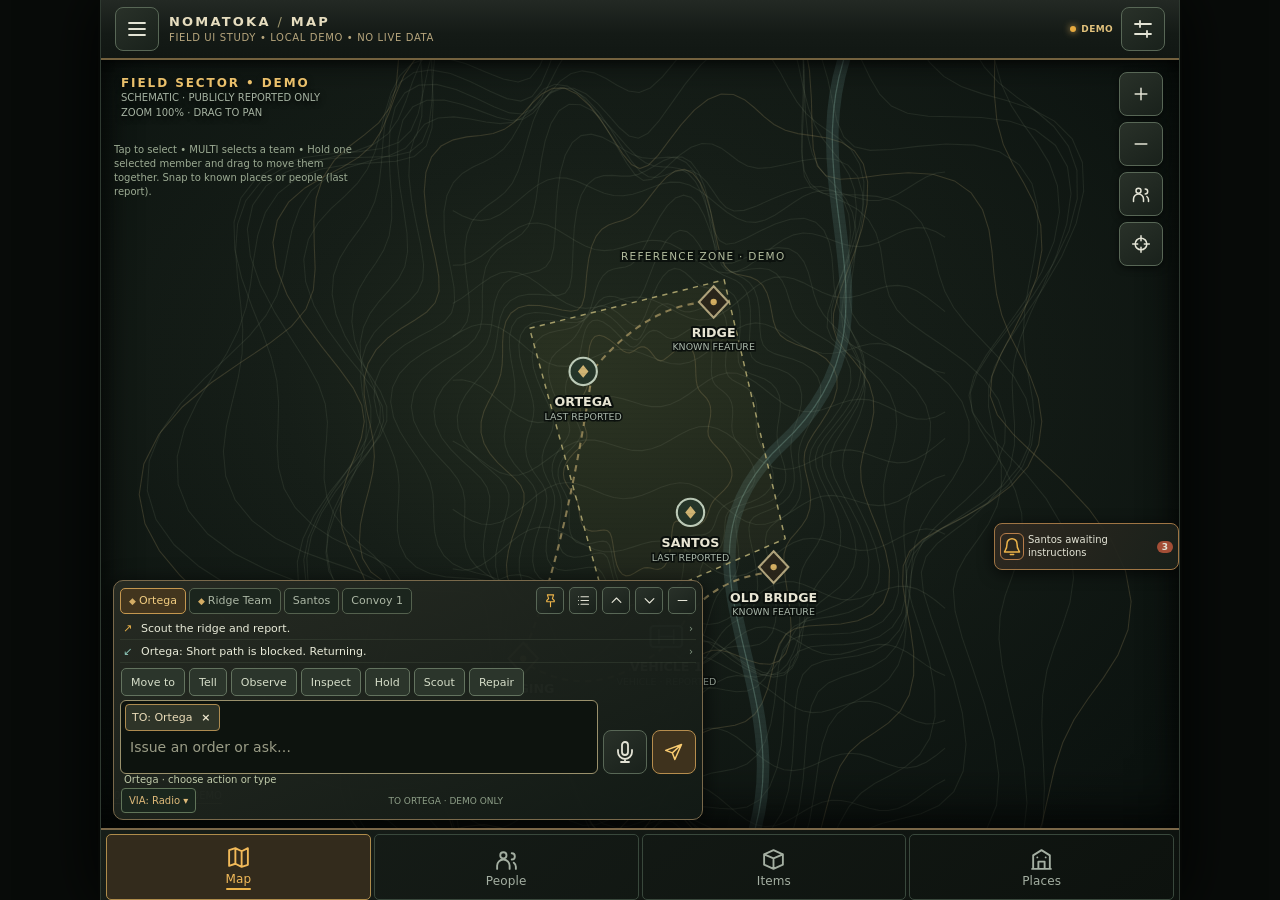
<file: index.html>
<!doctype html>
<html lang="en">
<head>
<meta charset="utf-8">
<meta name="viewport" content="width=device-width,initial-scale=1,viewport-fit=cover,interactive-widget=resizes-content">
<meta name="theme-color" content="#0c100e">
<title>Nomatoka · Field Terminal UI Prototype v0.7</title>
<style>
:root{color-scheme:dark;--ink:#0b110e;--paper:#151b17;--panel:#1c241e;--panel2:#242d25;--gold:#edb449;--dim-gold:#937747;--text:#e3e3d5;--muted:#abb4a2;--quiet:#7c8b7b;--stroke:#526154;--red:#ff796b;--cyan:#8dc7b9;--line:rgba(220,222,190,.15);--top:55px;--nav:66px;--safe-bottom:env(safe-area-inset-bottom,0px);--dock-h:157px;--alert-offset:174px;font-family:system-ui,-apple-system,Roboto,"Segoe UI",sans-serif}
*{box-sizing:border-box}html,body{margin:0;width:100%;height:100%;overflow:hidden;background:#080b09;color:var(--text);overscroll-behavior:none}button,textarea,input{font:inherit}button{cursor:pointer;color:inherit}button:disabled{opacity:.42;cursor:default}button:focus-visible,input:focus-visible,textarea:focus-visible,[tabindex]:focus-visible{outline:2px solid var(--gold);outline-offset:2px}button{-webkit-tap-highlight-color:transparent}svg{display:block}.ico{width:20px;height:20px;stroke:currentColor;stroke-width:1.8;fill:none;stroke-linecap:round;stroke-linejoin:round;flex:none}.ico.sm{width:16px;height:16px}.ico.big{width:24px;height:24px}
#shell{height:var(--viewport-height,100dvh);width:100%;max-width:1080px;margin:0 auto;display:flex;flex-direction:column;overflow:hidden;border-left:1px solid #2f3a31;border-right:1px solid #2f3a31;background:#0b100d;box-shadow:0 0 0 2px #060806,0 0 60px #000}
.top{height:var(--top);flex:0 0 var(--top);display:flex;align-items:center;justify-content:space-between;gap:8px;padding:5px 9px;border-bottom:2px solid #73613e;background:linear-gradient(#232924,#141a16 58%,#111713);z-index:20;position:relative;box-shadow:0 2px 8px #0007}.top button,.maptools button,.dock-icon,.tiny-btn,.minibtn,.nav button,.small-action,.drawer-close{min-height:44px;min-width:44px;border:1px solid #586756;border-radius:8px;background:linear-gradient(145deg,#293129,#19211b);display:inline-flex;align-items:center;justify-content:center;gap:5px;padding:7px}.top button[aria-expanded="true"]{border-color:var(--gold)}.top-title{display:flex;flex-direction:column;min-width:0;flex:1;line-height:1.05;padding-left:2px}.brand{font-size:13px;letter-spacing:.17em;font-weight:900;color:#e6ddbf}.sub{font-size:10px;letter-spacing:.065em;color:#b7a67d;margin-top:4px;white-space:nowrap;overflow:hidden;text-overflow:ellipsis}.topstate{display:flex;align-items:center;gap:5px;font-size:9px;font-weight:800;color:#e2c27c;letter-spacing:.04em}.topstate .dot{width:6px;height:6px;border-radius:50%;background:#e6aa3f;box-shadow:0 0 7px #d9ac59}
.main{position:relative;flex:1 1 auto;min-height:0;overflow:hidden;background:#080d0a}.main:before{content:"";position:absolute;inset:0;pointer-events:none;z-index:1;background:repeating-linear-gradient(0deg,transparent 0 3px,rgba(15,24,16,.13) 4px 5px);opacity:.45}
#mapArea{position:absolute;inset:0;overflow:hidden;touch-action:none;background:radial-gradient(ellipse at 45% 42%,#222b1f 0,#161e18 36%,#0b120f 90%)}
#mapSvg{height:100%;width:100%;display:block;touch-action:none;user-select:none}.grid-lines{stroke:#50654b;stroke-width:1;opacity:.12}.contour{fill:none;stroke:#79836b;stroke-width:1.05;opacity:.17}.contour.em{stroke:#b9a46e;opacity:.22}.trail{fill:none;stroke:#aa9765;stroke-width:2;stroke-dasharray:6 5;opacity:.75}.river{fill:none;stroke:#577d78;stroke-width:12;opacity:.25}.riveredge{fill:none;stroke:#8db6a9;stroke-width:1.2;opacity:.32}.area-shape{fill:rgba(190,164,89,.06);stroke:#a49d69;stroke-width:1.4;stroke-dasharray:5 5}.point-ring{fill:#17251b;stroke:var(--gold);stroke-width:1.6}.point-core{fill:#eac37a}.marker-hit{fill:transparent;stroke:none;pointer-events:all}.entity{cursor:pointer}.entity .mark{stroke-width:2;stroke:#bfcdba;fill:#253529}.entity.vehicle .mark{stroke:#a8c9bd;fill:#19322c}.entity.object .mark{stroke:#b1a47c;fill:#2a251a}.entity.selected .mark{stroke:var(--gold);fill:#5b4721;stroke-width:3}.entity .marker-text{fill:#ece9d7;paint-order:stroke;stroke:#0b100d;stroke-width:4px;stroke-linejoin:round;font-size:12px;font-weight:700;pointer-events:none}.entity .marker-type{fill:#aebcae;font-size:9px;paint-order:stroke;stroke:#0b100d;stroke-width:3px;pointer-events:none}.entity.selected .marker-text{fill:#f5c66e}.target-x{stroke:var(--gold);stroke-width:1.8;fill:none}.marklabel{font-size:10px;fill:#b6c0a1;letter-spacing:.12em;paint-order:stroke;stroke:#0c120e;stroke-width:4;pointer-events:none}.map-vignette{pointer-events:none;position:absolute;inset:0;box-shadow:inset 0 0 30px #000b,inset 0 -25px 40px #0007}.map-meta{position:absolute;top:12px;left:12px;z-index:3;pointer-events:none;text-shadow:0 2px 6px #000}.map-meta strong{display:block;color:#eac06b;font-size:12px;letter-spacing:.16em}.map-meta span{display:block;font-size:10px;color:#a5b2a1;line-height:1.5}.maptools{position:absolute;right:10px;top:12px;z-index:4;display:flex;flex-direction:column;gap:6px}.maptools button{min-width:44px;min-height:44px;padding:7px;box-shadow:0 2px 7px #0009}.maptools button.pressed{color:var(--gold);border-color:var(--gold);background:#3b3524}.map-help{position:absolute;top:83px;left:13px;z-index:3;font-size:10px;color:#9cab93;max-width:168px;line-height:1.4;pointer-events:none}.scale{position:absolute;left:13px;bottom:var(--alert-offset);z-index:2;font-size:10px;color:#a3ad96;border-bottom:1px solid #8f936b;min-width:108px;padding-bottom:2px;pointer-events:none;transition:bottom .12s}.scale span{display:flex;justify-content:space-between}
#inspectBar{position:absolute;left:9px;right:175px;bottom:calc(var(--alert-offset) + 9px);z-index:5;min-height:38px;max-width:335px;display:none;align-items:center;gap:5px;border:1px solid #8b7650;border-radius:9px;background:#19241ae8;box-shadow:0 3px 12px #0009;padding:4px}.inspect-text{font-size:11px;min-width:0;overflow:hidden;white-space:nowrap;text-overflow:ellipsis;flex:1}.inspect-text b{color:#e5bd70}.inspect-apply{border:1px solid #a98d53;background:#38301c;border-radius:6px;padding:6px 7px;min-height:32px;white-space:nowrap;font-size:10px;color:#f0d192}.inspect-clear{min-width:28px;min-height:30px;border:0;background:none;font-size:18px}
#alertBox{position:absolute;z-index:9;right:10px;bottom:var(--alert-offset);width:min(188px,48vw);transition:bottom .12s}#alertBox .alert-toggle{width:100%;min-height:46px;border:1px solid #9f7544;background:linear-gradient(120deg,#302920ed,#1a211bed);border-radius:8px;display:flex;align-items:center;gap:6px;text-align:left;padding:7px;box-shadow:0 3px 15px #000a}.alert-mark{display:grid;place-items:center;color:var(--gold);border:1px solid #b77d4a;border-radius:6px;min-width:29px;height:29px}.alert-caption{font-size:10px;line-height:1.28;overflow:hidden;display:-webkit-box;-webkit-line-clamp:2;-webkit-box-orient:vertical}.alert-count{margin-left:auto;background:#a34e36;border-radius:8px;padding:1px 5px;font-size:10px;font-weight:800}#alertBox.open{width:min(305px,calc(100vw - 18px))}#alertBox.open .alert-toggle{border-radius:0 0 8px 8px}#alertPeek{border:1px solid #9c784c;border-bottom:0;background:#20271ff9;border-radius:10px 10px 0 0;box-shadow:0 -5px 20px #000a;padding:8px;max-height:min(39dvh,330px);overflow-y:auto}#alertPeek[hidden]{display:none}.alert-head{display:flex;justify-content:space-between;align-items:center;font-size:11px;font-weight:900;letter-spacing:.08em;color:#e4bb72}.alert-tabs{display:flex;gap:4px;margin:7px 0}.alert-tabs button{border:1px solid #53614f;background:#283128;color:#ced7c6;font-size:11px;border-radius:5px;min-height:30px;padding:3px 9px}.alert-tabs button.selected{border-color:var(--gold);color:var(--gold)}.event-entry{width:100%;border:0;border-bottom:1px solid #435043;background:transparent;text-align:left;padding:8px 2px;display:block}.event-entry b{display:block;font-size:12px}.event-entry span{display:block;font-size:10px;color:#afbaaa;margin-top:3px}.event-entry.priority b{color:#f5b294}.event-entry:last-child{border-bottom:0}.alert-foot{display:flex;justify-content:space-between;gap:5px;margin-top:5px}.text-link{border:0;background:none;color:var(--gold);min-height:28px;font-size:11px;text-decoration:underline;text-underline-offset:3px}
#dock{position:absolute;z-index:7;left:9px;right:9px;bottom:8px;padding:6px;border:1px solid #79694b;background:linear-gradient(155deg,#272b23f9,#121a15f9);box-shadow:0 4px 22px #000b;border-radius:10px;min-width:0}#dock.minimized{display:none}#dock .dock-top{height:27px;display:flex;align-items:center;gap:5px;min-width:0}.tabstrip{display:flex;overflow-x:auto;scrollbar-width:none;flex:1;gap:3px;min-width:0;scroll-snap-type:x proximity}.tabstrip::-webkit-scrollbar{display:none}.tab{white-space:nowrap;flex:none;min-height:26px;border:1px solid #54614e;background:#1b251d;border-radius:5px;color:#abb6a4;padding:2px 8px;font-size:11px}.tab.on{border-color:#c4974f;background:#42351e;color:#f1cd81}.tab .pin{font-size:9px;color:#d4ad65;margin-right:3px}.tab .unread{color:#e6bc64;margin-left:3px}.dock-icon{min-height:27px;min-width:28px;border-radius:5px;padding:3px 5px}.dock-icon .ico{width:15px;height:15px}.dock-chat{padding-top:3px;max-height:52px;overflow:auto;scrollbar-width:thin}.message-row{width:100%;min-height:23px;display:flex;gap:5px;align-items:center;text-align:left;background:transparent;border:0;border-bottom:1px solid #4c5a484d;padding:2px 3px;font-size:11px;color:#e9ebd9}.message-row .direction{width:13px;color:var(--gold);flex:none}.message-row.reply .direction{color:var(--cyan)}.message-row .line{white-space:nowrap;overflow:hidden;text-overflow:ellipsis;flex:1;min-width:0}.message-row .exp{color:#839680;font-size:10px}.message-detail{font-size:10px;line-height:1.38;color:#c2c9b5;background:#1c261e;padding:5px 8px;margin-bottom:2px;border-left:2px solid #9a8154}.message-detail[hidden]{display:none}#dock.expanded .dock-chat{max-height:min(34dvh,250px);min-height:70px}#dock.convo-hidden .dock-top,#dock.convo-hidden .dock-chat{display:none}.chiprow{display:flex;gap:4px;overflow-x:auto;padding:5px 1px 4px;scrollbar-width:none;min-width:0}.chiprow::-webkit-scrollbar{display:none}.cmdchip{white-space:nowrap;flex:none;min-height:28px;border:1px solid #63735f;border-radius:5px;background:#2b352b;font-size:11px;padding:4px 9px;color:#d5ddc8}.cmdchip.special{border-color:#9e8653;color:#f1c674}.inputrow{display:flex;gap:5px;align-items:end}.composer-wrap{border:1px solid #9a916c;border-radius:6px;background:#0d130e;display:flex;flex:1;min-width:0;min-height:44px}.composer-wrap:focus-within{border-color:#e3b559;box-shadow:0 0 0 1px #dcab4b}#composer{width:100%;min-width:0;resize:none;border:0;background:transparent;color:var(--text);padding:11px 10px;font-size:14px;line-height:20px;min-height:42px;max-height:88px;outline:0;overflow-y:auto}#composer::placeholder{color:#9b9d87}.inputrow .small-action{height:44px;min-width:44px;flex:none}.small-action.micactive,#miniMic.micactive,.micactive{border-color:#f37b6d!important;color:#ff9b8b!important;box-shadow:0 0 0 2px #ff807055!important}.small-action.send{border-color:#b68d4d;background:#3e321d;color:#f9cb70}.dock-foot{display:flex;justify-content:space-between;gap:5px;align-items:center;min-height:12px;padding:2px 1px 0}.dock-foot span{font-size:9px;color:#8e9f88;white-space:nowrap;overflow:hidden;text-overflow:ellipsis}#micStatus{font-size:9px;display:block;color:#ffb1a1}.pill{border:1px solid #7c6b4b;padding:2px 4px;border-radius:4px;font-size:9px;color:#d4ba82}
#miniTray{position:absolute;left:10px;bottom:10px;z-index:7;display:none;gap:6px;align-items:center}#miniTray button{min-height:46px;min-width:46px}.mini-label{border:1px solid #786747;background:#1b251dcf;color:#efc984;border-radius:7px;padding:11px;font-size:11px}
.nav{height:calc(var(--nav) + var(--safe-bottom));flex:0 0 calc(var(--nav) + var(--safe-bottom));display:grid;grid-template-columns:repeat(4,minmax(0,1fr));background:linear-gradient(145deg,#171e19,#0d120e);border-top:2px solid #7a6748;padding:4px 5px var(--safe-bottom);z-index:20;gap:3px}.nav button{display:flex;flex-direction:column;gap:2px;min-width:0;min-height:0;padding:3px 1px;border-radius:5px;background:transparent;border:1px solid #39483c;color:#a4afa2;font-size:10px;letter-spacing:.01em}.nav button .ico{width:23px;height:23px}.nav button.active{color:#f2ba59;border-color:#af8c4b;background:#332b1c}.nav button.active:after{content:"";width:25px;height:2px;background:var(--gold);border-radius:2px}
.shade{position:absolute;inset:0;background:rgba(0,0,0,.52);z-index:11}.shade[hidden]{display:none}.drawer{position:absolute;top:0;bottom:0;width:min(305px,88vw);z-index:12;background:linear-gradient(#262f27,#141b16);border:1px solid #6c765e;overflow-y:auto;box-shadow:0 0 25px #000}.drawer[hidden]{display:none}.drawer.left{left:0;border-radius:0 12px 12px 0}.drawer.right{right:0;border-radius:12px 0 0 12px}.drawer-h{padding:12px 12px 8px;display:flex;align-items:center;justify-content:space-between;gap:8px;border-bottom:1px solid #53614c}.drawer-h b{font-size:14px;color:#f1d19a;letter-spacing:.04em}.drawer-section{padding:10px 12px;border-bottom:1px solid #394a3c}.drawer-section h3{color:#b3bfaa;letter-spacing:.12em;font-size:10px;margin:0 0 9px}.drawer-section p{margin:6px 0;font-size:11px;color:#abb5a6;line-height:1.48}.toggle-row{display:flex;justify-content:space-between;gap:8px;align-items:center;min-height:43px;font-size:13px;border-bottom:1px solid #3c493e;padding:6px 0}.toggle-row:last-child{border-bottom:0}.toggle-row input{width:18px;height:18px;accent-color:var(--gold);flex:none}.drawer-list-btn{width:100%;min-height:43px;text-align:left;border:0;background:transparent;border-bottom:1px solid #475348;color:#e4e2cf;font-size:13px}.drawer-list-btn:active{background:#323d30}.drawer-close{min-width:35px;min-height:35px}.drawer .danger{color:#f2a69b}
#workspaceSheet{position:absolute;z-index:10;left:0;right:0;bottom:0;height:min(52%,420px);border-radius:15px 15px 0 0;border-top:2px solid #ad8c51;background:linear-gradient(#242d24f9,#151d17fd);box-shadow:0 -9px 35px #000e;display:none;flex-direction:column;overflow:hidden}#workspaceSheet.full{height:100%;border-radius:0}#workspaceSheet.open{display:flex}#shell.sheet-open #dock,#shell.sheet-open #miniTray,#shell.sheet-open #alertBox,#shell.sheet-open #inspectBar{display:none!important}.sheet-h{display:flex;align-items:center;gap:6px;flex:none;min-height:51px;border-bottom:1px solid #566550;padding:7px 10px}.sheet-h b{font-size:14px;letter-spacing:.06em;flex:1;color:#e9d09a}.sheet-h button{border:1px solid #62705c;background:#2d372c;border-radius:7px;min-width:40px;min-height:37px;display:grid;place-items:center}.sheet-body{flex:1;overflow-y:auto;padding:10px 11px 15px}.sheet-hint{color:#9ea99b;font-size:11px;margin:0 0 8px}.sheet-item{display:flex;align-items:center;gap:9px;min-height:61px;border:1px solid #50644d;border-radius:8px;background:#222b22;margin-bottom:7px;padding:8px}.sheet-item .glyph{width:35px;min-width:35px;height:35px;display:grid;place-items:center;border:1px solid #6c825e;border-radius:7px;font-size:18px;color:#e6ba6b}.sheet-item .body{flex:1;min-width:0}.sheet-item strong{display:block;font-size:13px}.sheet-item p{font-size:11px;color:#adb7a8;margin:3px 0;line-height:1.25}.sheet-item button{min-width:42px;min-height:37px;border:1px solid #a28d56;border-radius:5px;background:#3a321f;color:#eac98e;padding:4px 7px;font-size:11px}.sheet-filters{display:flex;gap:5px;margin-bottom:9px;overflow-x:auto}.sheet-filters button{min-height:32px;white-space:nowrap;border:1px solid #687765;border-radius:5px;background:#273227;padding:3px 9px;font-size:11px}.sheet-filters button.on{border-color:var(--gold);color:var(--gold)}.badge{font-size:9px;color:#c9ae79;border:1px solid #7b6d4b;border-radius:4px;padding:2px 4px}.empty{font-size:13px;color:#a8b3a2;padding:18px 4px}
.toast{position:absolute;z-index:21;top:7px;left:50%;transform:translateX(-50%);width:min(385px,calc(100% - 20px));border:1px solid #9f885a;border-radius:8px;background:#2a3328f6;box-shadow:0 7px 17px #000b;padding:9px 12px;color:#f1e4c3;font-size:12px;line-height:1.35;text-align:center;pointer-events:none;transition:opacity .2s}.toast[hidden]{display:none}
@media(min-width:700px){:root{--top:60px;--nav:72px}.top{padding-inline:14px}.map-meta{top:16px;left:20px}.maptools{right:16px}.nav button{font-size:12px}.nav button .ico{width:25px;height:25px}#dock{width:min(590px,calc(100% - 24px));left:12px;right:auto}#alertBox{right:15px;max-width:220px}.map-help{max-width:240px}.scale{bottom:24px}#inspectBar{right:auto;width:290px;max-width:290px}#workspaceSheet{left:auto;width:min(480px,48%);border-left:1px solid #a38a5b;height:75%;border-radius:12px 0 0 0}#workspaceSheet.full{width:min(680px,75%);height:100%}}
@media(max-width:359px){:root{--top:52px;--nav:61px}#dock{left:5px;right:5px;bottom:5px;padding:5px}.top{padding-inline:6px}.top-title .brand{font-size:12px}.sub{font-size:9px}.top button{min-width:44px}.dock-chat{max-height:48px}.chiprow{padding:4px 0}.cmdchip{font-size:10px;padding:3px 7px}.message-row{font-size:10px}.map-help{display:none}#alertBox{right:6px;width:145px}}

/* v0.4: movement preview can stick to a known map destination; drafts never move actual units. */
#dragLayer {pointer-events:none}
.drag-guide {fill:none;stroke:#f0b74d;stroke-width:2.6;stroke-dasharray:7 5;vector-effect:non-scaling-stroke}
.drag-point {fill:#322717;stroke:#ffd47e;stroke-width:2;vector-effect:non-scaling-stroke}
.drag-point.snapped {fill:#6b5023;stroke:#ffe39a;stroke-width:2.5;filter:drop-shadow(0 0 5px #f3c86f)}
.drag-snap-halo {fill:#edb44924;stroke:#ffde8e;stroke-width:1.5;stroke-dasharray:3 3;vector-effect:non-scaling-stroke}
.drag-ring {fill:none;stroke:#f8cd72;stroke-width:2;stroke-dasharray:3 4;vector-effect:non-scaling-stroke}
.drag-text {fill:#ffe0a2;paint-order:stroke;stroke:#15190f;stroke-width:3px;font-size:11px;font-weight:800;pointer-events:none}
#dragStatus {position:absolute;top:128px;left:10px;z-index:6;max-width:min(290px,calc(100% - 105px));padding:7px 9px;border:1px solid #e1ac55;border-radius:7px;background:#20261bf0;box-shadow:0 3px 12px #000a;color:#f5d69c;font-size:11px;line-height:1.35;pointer-events:none}
#dragStatus[hidden]{display:none}
@media(max-width:359px){#dragStatus{top:72px;max-width:calc(100% - 108px);font-size:10px}}

/* v0.4: hold the compact alert to reposition; map selection tools stay reclaimable. */
#alertBox{right:auto;bottom:auto;left:10px;top:10px;width:min(185px,53vw);transition:none}
#alertBox.open{width:min(185px,53vw)}
.alert-compact{display:flex;align-items:stretch}
#alertBox .alert-toggle{min-width:0;flex:1;min-height:47px;padding:5px;gap:4px;touch-action:none;user-select:none;-webkit-user-select:none;cursor:pointer}
#alertBox .alert-toggle.repositioning{border-color:#f3c36a;background:linear-gradient(120deg,#4a391c,#222b1e);box-shadow:0 0 0 2px #e1ad5580,0 3px 15px #000a;cursor:grabbing}
#alertBox .alert-mark{min-width:24px;height:27px}
#alertBox .alert-caption{font-size:10px}
#alertBox .alert-count{font-size:9px}
#alertPeek{position:absolute;bottom:calc(100% + 2px);right:0;left:auto;width:min(300px,calc(100vw - 20px));max-height:var(--peek-limit,260px);border:1px solid #9c784c;border-radius:10px;overflow-y:auto}
#alertBox.peek-left #alertPeek{left:0;right:auto}
#alertBox.peek-below #alertPeek{top:calc(100% + 2px);bottom:auto}
#alertBox #alertPeek{left:var(--peek-left,0px);right:auto}
#inspectBar{left:9px;right:auto;max-width:min(265px,calc(100% - 18px));width:max-content;bottom:calc(var(--alert-offset) + 9px);z-index:5}
#inspectBar .inspect-clear{min-width:30px;min-height:36px;flex:none}
#inspectBar,#selectionRestore{bottom:calc(var(--alert-offset) + 65px)}
#selectionRestore{position:absolute;z-index:5;left:9px;bottom:calc(var(--alert-offset) + 9px);min-height:42px;min-width:44px;border:1px solid #8b7650;background:#1b291f;border-radius:7px;color:#f0c67b;font-size:11px;padding:6px 9px;box-shadow:0 2px 10px #0009}
#selectionRestore[hidden],#entityMenu[hidden]{display:none!important}
#entityMenu{position:absolute;z-index:10;width:min(221px,calc(100% - 16px));border:1px solid #a28a58;border-radius:9px;background:#1a251dea;box-shadow:0 5px 19px #000e;padding:5px}
.entity-menu-title{display:flex;align-items:center;justify-content:space-between;gap:6px;margin:0 0 4px}
.entity-menu-title strong{font-size:11px;letter-spacing:.09em;color:#efc781;white-space:nowrap;overflow:hidden;text-overflow:ellipsis}
#entityMenuClose{border:0;background:transparent;min-height:32px;min-width:34px;font-size:21px;color:#bbbfa8}
.entity-menu-actions{display:grid;grid-template-columns:repeat(3,minmax(0,1fr));gap:4px}
.entity-menu-actions button{min-width:0;min-height:42px;font-size:11px;padding:5px 2px;border:1px solid #68755e;border-radius:5px;background:#293329;color:#f2e9cf;overflow:hidden;text-overflow:ellipsis}
#entityMenuCommand{border-color:#b8934d!important;color:#f8cb79!important}
#shell.sheet-open #selectionRestore,#shell.sheet-open #entityMenu{display:none!important}
@media(max-width:359px){#alertBox,#alertBox.open{width:min(166px,52vw)}#entityMenu{width:205px}.entity-menu-actions button{font-size:10px}}
/* v0.5: map selections live in the composer, never in an additional floating bar. */
#targetLayer,#dragLayer{pointer-events:none}
#targetLayer [data-waypoint-index],#targetLayer [data-delete-waypoint]{pointer-events:all;touch-action:none;outline:none}
#targetLayer [data-waypoint-index]:focus-visible circle.target-x,#targetLayer [data-delete-waypoint]:focus-visible circle{stroke:#fff1a6;stroke-width:3}
#inspectBar,#selectionRestore,#entityMenu{display:none!important}
.composer-wrap{flex-direction:column;align-items:stretch;justify-content:center}
#composerTokens{display:flex;align-items:center;flex-wrap:nowrap;gap:3px;padding:3px 4px 0;min-width:0;max-height:30px;overflow-x:auto;overflow-y:hidden;scrollbar-width:none;white-space:nowrap}#composerTokens::-webkit-scrollbar{display:none}
#composerTokens:empty{display:none}
.entity-token{display:inline-flex;align-items:center;gap:2px;flex:none;max-width:100%;border:1px solid #766645;background:#2e3428;border-radius:4px;color:#e9dbb8;font-size:11px;padding:1px 2px 1px 6px;line-height:20px}
.entity-token.person{border-color:#ad8b50}.entity-token.action{border-color:#6e977a;color:#bde3c6}.entity-token.place{border-color:#9f8856}.entity-token.relay{border-color:#6d9f9a}
.entity-token .token-remove{border:0;background:transparent;color:#efe8cf;min-width:23px;min-height:23px;display:inline-grid;place-items:center;padding:0;font-weight:600;border-radius:3px}
.entity-token .token-remove:active{background:#504b38}
#composer{padding:6px 9px 7px;min-height:35px}
#routeBtn{min-height:25px;border:1px solid #607459;color:#deb979;background:#1a261d;font-size:10px;border-radius:4px;padding:3px 7px;white-space:nowrap}
#routeMenu{position:absolute;right:42px;bottom:33px;width:min(286px,calc(100% - 24px));max-height:min(56dvh,310px);overflow-y:auto;background:#222b21;border:1px solid #aa8549;box-shadow:0 2px 18px #000e;border-radius:7px;padding:5px;z-index:11}
#routeMenu[hidden]{display:none}.method-choice{display:block;width:100%;text-align:left;border:0;border-bottom:1px solid #435144;background:transparent;min-height:43px;padding:5px 8px;font-size:12px}.method-choice b{display:block;color:#f0cf92}.method-choice span{display:block;font-size:10px;color:#afbaaa}.method-choice[aria-pressed="true"]{background:#343e2f}
#commandPreview{font-size:10px;white-space:nowrap;overflow:hidden;text-overflow:ellipsis;color:#c0cbaa;min-width:0;max-width:100%;padding:0 4px 1px}
.sheet-item.focused{background:#3a3827;border-color:#b99a57}.sheet-item .body strong{color:#efe5c9}
#cmdChips .cmdchip[disabled]{display:none}
</style>
</head>
<body>
<svg width="0" height="0" style="position:absolute;overflow:hidden" aria-hidden="true"><defs>
<symbol id="ic-menu" viewBox="0 0 24 24"><path d="M4 6h16M4 12h16M4 18h16"/></symbol>
<symbol id="ic-sliders" viewBox="0 0 24 24"><path d="M4 7h16M4 17h16M9 4v6M16 14v6"/></symbol>
<symbol id="ic-map" viewBox="0 0 24 24"><path d="m3 5 6-2 6 3 6-3v16l-6 2-6-3-6 2zM9 3v15M15 6v15"/></symbol>
<symbol id="ic-people" viewBox="0 0 24 24"><circle cx="9" cy="8" r="3"/><path d="M3 21v-3a6 6 0 0 1 12 0v3M17 6a3 3 0 0 1 0 6m2 3a5 5 0 0 1 2 4v2"/></symbol>
<symbol id="ic-items" viewBox="0 0 24 24"><path d="m3 7 9-4 9 4v10l-9 4-9-4zM3 7l9 4 9-4M12 11v10"/></symbol>
<symbol id="ic-sites" viewBox="0 0 24 24"><path d="M4 21V8l8-5 8 5v13M3 21h18M9 21v-7h6v7M8 10h.01M16 10h.01"/></symbol>
<symbol id="ic-mic" viewBox="0 0 24 24"><rect x="9" y="2" width="6" height="13" rx="3"/><path d="M5 10v2a7 7 0 0 0 14 0v-2M12 19v3M8 22h8"/></symbol>
<symbol id="ic-send" viewBox="0 0 24 24"><path d="m21 3-8 18-3-8-8-3zM21 3 10 13"/></symbol>
<symbol id="ic-bell" viewBox="0 0 24 24"><path d="M18 8a6 6 0 0 0-12 0c0 8-3 8-3 10h18c0-2-3-2-3-10M10 21h4"/></symbol>
<symbol id="ic-up" viewBox="0 0 24 24"><path d="m5 15 7-7 7 7"/></symbol>
<symbol id="ic-down" viewBox="0 0 24 24"><path d="m5 9 7 7 7-7"/></symbol>
<symbol id="ic-x" viewBox="0 0 24 24"><path d="M5 5l14 14M19 5 5 19"/></symbol>
<symbol id="ic-pin" viewBox="0 0 24 24"><path d="M7 3h10l-2 6 3 3v2H6v-2l3-3zM12 14v8"/></symbol>
<symbol id="ic-target" viewBox="0 0 24 24"><circle cx="12" cy="12" r="7"/><path d="M12 2v6M12 16v6M2 12h6M16 12h6"/></symbol>
<symbol id="ic-list" viewBox="0 0 24 24"><path d="M8 6h12M8 12h12M8 18h12M4 6h.01M4 12h.01M4 18h.01"/></symbol>
<symbol id="ic-minus" viewBox="0 0 24 24"><path d="M5 12h14"/></symbol>
<symbol id="ic-plus" viewBox="0 0 24 24"><path d="M5 12h14M12 5v14"/></symbol>
<symbol id="ic-check" viewBox="0 0 24 24"><path d="m4 12 5 5L20 6"/></symbol>
<symbol id="ic-info" viewBox="0 0 24 24"><circle cx="12" cy="12" r="10"/><path d="M12 11v6M12 7h.01"/></symbol>
</defs></svg>
<div id="shell">
<header class="top" role="banner">
  <button id="menuBtn" type="button" aria-label="Open main menu" aria-expanded="false"><svg class="ico big"><use href="#ic-menu"/></svg></button>
  <div class="top-title"><span class="brand">NOMATOKA <span style="color:#9e976f;font-weight:500">/</span> <span id="workspaceTitle">MAP</span></span><span class="sub">FIELD UI STUDY • LOCAL DEMO • NO LIVE DATA</span></div>
  <span class="topstate" title="Illustrative last-reported intelligence"><span class="dot"></span>DEMO</span>
  <button id="contextBtn" type="button" aria-label="Open contextual tools" aria-expanded="false"><svg class="ico big"><use href="#ic-sliders"/></svg></button>
</header>
<main class="main" id="main" aria-label="Nomatoka demo workspace">
  <div id="mapArea" aria-label="Interactive schematic field map: tap, pan, zoom, or enable multiple selection">
    <svg id="mapSvg" viewBox="0 0 420 730" preserveAspectRatio="xMidYMid slice" role="group" aria-label="Schematic field map with selectable markers. All positions are fictional interface test data.">
      <defs><pattern id="cross" width="44" height="44" patternUnits="userSpaceOnUse"><path class="grid-lines" d="M44 0H0V44"/></pattern></defs>
      <g id="mapWorld"><rect x="-700" y="-700" width="1850" height="2500" fill="url(#cross)" id="gridLayer"/>
        <g id="terrainLayer"></g><g id="riverLayer"></g><g id="routeLayer"></g><g id="zoneLayer"></g><g id="entityLayer"></g><g id="targetLayer"></g><g id="dragLayer" aria-hidden="true"></g>
      </g>
    </svg>
    <div class="map-vignette"></div>
  </div>
  <div class="map-meta"><strong>FIELD SECTOR • DEMO</strong><span>SCHEMATIC · PUBLICLY REPORTED ONLY</span><span id="mapZoomLabel">ZOOM 100% · DRAG TO PAN</span></div>
  <div class="map-help" id="mapHint">Tap to select • MULTI selects a team • Hold one selected member and drag to move them together. Snap to known places or people (last report).</div>
  <div id="dragStatus" role="status" aria-live="polite" hidden></div>
  <div class="maptools" id="maptools">
    <button id="zoomIn" type="button" aria-label="Zoom in"><svg class="ico"><use href="#ic-plus"/></svg></button>
    <button id="zoomOut" type="button" aria-label="Zoom out"><svg class="ico"><use href="#ic-minus"/></svg></button>
    <button id="multiBtn" type="button" aria-pressed="false" title="Multi-select: tap several markers or drag a box" aria-label="Toggle multiple selection"><svg class="ico"><use href="#ic-people"/></svg></button>
    <button id="aimBtn" type="button" aria-pressed="false" title="Tap map to insert a destination into current command" aria-label="Choose command destination on map"><svg class="ico"><use href="#ic-target"/></svg></button>
  </div>
  <div class="scale"><span><span>0</span><span>~ 1 KM • DEMO</span></span></div>
  <div id="inspectBar" role="group" aria-label="Map selection tools"><span class="inspect-text" id="inspectText"></span><button class="inspect-apply" id="useSelection" type="button">Use</button><button class="inspect-clear" id="hideSelectionBar" aria-label="Minimize selected objects strip" type="button">−</button><button class="inspect-clear" id="clearSelection" aria-label="Clear map selection" type="button">×</button></div>
  <button id="selectionRestore" type="button" aria-label="Show selected objects tools" hidden>◈ <span id="selectionCount">2 selected</span></button>
  <div id="entityMenu" role="group" aria-label="Selected map object actions" hidden>
    <div class="entity-menu-title"><strong id="entityMenuTitle">OBJECT</strong><button id="entityMenuClose" type="button" aria-label="Close map object actions">×</button></div>
    <div class="entity-menu-actions">
      <button id="entityMenuCommand" type="button">Command</button>
      <button id="entityMenuDetails" type="button">Details</button>
      <button id="entityMenuMove" type="button">Move…</button>
    </div>
  </div>
  <div id="alertBox" aria-label="Expandable operational notifications">
    <div id="alertPeek" hidden>
      <div class="alert-head"><span>FIELD UPDATES</span><span style="font-size:9px;color:#a2aa96">DEMO</span></div>
      <div class="alert-tabs" id="alertFilters"><button type="button" class="selected" data-alert-filter="all">All</button><button type="button" data-alert-filter="reports">Reports</button><button type="button" data-alert-filter="events">Events</button></div>
      <div id="alertList"></div>
      <div class="alert-foot"><button type="button" id="viewAllAlerts" class="text-link">Open full log ↗</button><button id="muteAlert" class="text-link" type="button">Quiet</button></div>
    </div>
    <div class="alert-compact"><button id="alertToggle" type="button" class="alert-toggle" aria-expanded="false" aria-controls="alertPeek" aria-label="Field updates: tap to expand; hold briefly then drag to reposition" title="Tap for updates · Hold to move · Shift+arrow keys to reposition"><span class="alert-mark"><svg class="ico"><use href="#ic-bell"/></svg></span><span class="alert-caption" id="alertCaption">2 actionable field updates</span><span class="alert-count" id="alertCount">2</span></button></div>
  </div>
  <section id="dock" aria-label="Compact command and conversation dock">
    <div class="dock-top" id="dockTop"><div id="threadTabs" class="tabstrip" role="tablist" aria-label="Conversation tabs"></div>
      <button id="pinBtn" class="dock-icon" type="button" title="Pin or unpin current conversation" aria-label="Pin current conversation"><svg class="ico"><use href="#ic-pin"/></svg></button>
      <button id="threadListBtn" class="dock-icon" type="button" title="All conversations" aria-label="Choose conversation"><svg class="ico"><use href="#ic-list"/></svg></button>
      <button id="convoExpandBtn" class="dock-icon" type="button" title="Expand or collapse conversation" aria-label="Expand conversation"><svg class="ico"><use href="#ic-up"/></svg></button>
      <button id="convoHideBtn" class="dock-icon" type="button" title="Hide conversation; keep commands" aria-label="Hide conversation"><svg class="ico"><use href="#ic-down"/></svg></button>
      <button id="dockMinBtn" class="dock-icon" type="button" title="Minimize entire dock" aria-label="Minimize command dock"><svg class="ico"><use href="#ic-minus"/></svg></button>
    </div>
    <div class="dock-chat" id="dockChat" aria-label="Conversation history"></div>
    <div class="chiprow" id="cmdChips" aria-label="Contextual command suggestions"></div>
    <div class="inputrow"><div class="composer-wrap"><div id="composerTokens" aria-label="Selected command entities and action"></div><textarea id="composer" rows="1" autocomplete="off" spellcheck="true" aria-label="Command draft" placeholder="Issue an order or ask…"></textarea></div>
      <button id="micBtn" class="small-action" type="button" aria-label="Start voice dictation" aria-pressed="false" title="Voice dictation if supported"><svg class="ico big"><use href="#ic-mic"/></svg></button>
      <button id="sendBtn" class="small-action send" type="button" aria-label="Capture demo command locally" title="Demo only: does not transmit an order"><svg class="ico"><use href="#ic-send"/></svg></button>
    </div>
    <div id="commandPreview" role="status" aria-live="polite"></div><div class="dock-foot"><button id="routeBtn" type="button" aria-haspopup="true" aria-expanded="false" aria-controls="routeMenu">VIA: RADIO ▾</button><span id="draftContext">DEMO ONLY · NOT CONNECTED</span><span id="micStatus"></span><button id="dockRestoreConvo" type="button" class="text-link" hidden>Show chats ↑</button></div>
  <div id="routeMenu" hidden aria-label="Communication method"></div>
  </section>
  <div id="miniTray" aria-label="Minimized command controls">
    <button id="miniMic" class="minibtn" type="button" aria-label="Start voice dictation" aria-pressed="false"><svg class="ico big"><use href="#ic-mic"/></svg></button>
    <button id="restoreDock" class="mini-label" type="button"><svg class="ico sm" style="display:inline;vertical-align:middle"><use href="#ic-up"/></svg> <span id="miniRecipient">OR TEGA · COMMAND</span></button>
  </div>
  <div id="shade" class="shade" hidden></div>
  <aside id="leftDrawer" class="drawer left" aria-label="Main menu" hidden><div class="drawer-h"><b>NOMATOKA / MENU</b><button class="drawer-close" data-close-drawer aria-label="Close menu"><svg class="ico"><use href="#ic-x"/></svg></button></div>
    <div class="drawer-section"><h3>QUICK OPTIONS</h3>
      <label class="toggle-row">Bottom tabs open quick view first <input id="quickMode" type="checkbox" checked></label>
      <label class="toggle-row">Auto-peek priority alerts <input id="autoPeek" type="checkbox"></label>
      <label class="toggle-row">Quiet field updates <input id="quietAlerts" type="checkbox"></label>
      <p>Quick mode: first tap opens a half-screen selection, second tap expands. Turn off for direct full-screen navigation.</p>
    </div>
    <div class="drawer-section"><h3>WORKSPACE</h3><button id="menuShowThreads" class="drawer-list-btn">Conversation directory</button><button id="menuShowAlerts" class="drawer-list-btn">Operational event log</button><button id="menuHelp" class="drawer-list-btn">Gestures &amp; controls</button><button id="menuReset" class="drawer-list-btn danger">Reset local demo data</button></div>
    <div class="drawer-section"><h3>BOUNDARIES</h3><p>Self-contained interaction study. No account, real world map, network calls, authentication, simulation, durable server messages or command transmission. Demo text may be stored locally by this browser for reload testing.</p></div>
  </aside>
  <aside id="rightDrawer" class="drawer right" aria-label="Contextual tools" hidden><div class="drawer-h"><b id="rightTitle">MAP / LAYERS</b><button class="drawer-close" data-close-drawer aria-label="Close contextual tools"><svg class="ico"><use href="#ic-x"/></svg></button></div><div id="rightBody"></div></aside>
  <section id="workspaceSheet" role="dialog" aria-modal="false" aria-label="Quick workspace panel"><div class="sheet-h"><b id="sheetTitle">PEOPLE</b><button id="sheetMic" type="button" aria-label="Start voice dictation"><svg class="ico"><use href="#ic-mic"/></svg></button><button id="sheetExpand" type="button" aria-label="Expand to full screen"><svg class="ico"><use href="#ic-up"/></svg></button><button id="sheetClose" type="button" aria-label="Close workspace"><svg class="ico"><use href="#ic-x"/></svg></button></div><div id="sheetBody" class="sheet-body"></div></section>
  <div class="toast" id="statusToast" role="status" aria-live="polite" hidden></div>
</main>
<nav class="nav" aria-label="Primary workspaces" id="bottomNav">
  <button type="button" data-nav="Map" class="active" aria-pressed="true"><svg class="ico"><use href="#ic-map"/></svg><span>Map</span></button>
  <button type="button" data-nav="People" aria-pressed="false"><svg class="ico"><use href="#ic-people"/></svg><span>People</span></button>
  <button type="button" data-nav="Items" aria-pressed="false"><svg class="ico"><use href="#ic-items"/></svg><span>Items</span></button>
  <button type="button" data-nav="Facilities" aria-pressed="false"><svg class="ico"><use href="#ic-sites"/></svg><span>Places</span></button>
</nav>
</div>
<script>
(()=>{'use strict';
const $=id=>document.getElementById(id);
const ns='http://www.w3.org/2000/svg';
const icon=id=>`<svg class="ico"><use href="#ic-${id}"/></svg>`;
const esc=s=>String(s??'').replace(/[&<>"']/g,c=>({'&':'&amp;','<':'&lt;','>':'&gt;','"':'&quot;',"'":'&#39;'}[c]));
const DEFAULT={version:2,active:'Ortega',pins:['Ortega','Ridge Team'],recent:['Ortega','Ridge Team','Santos','Convoy 1'],drafts:{},minimized:false,hideConvo:false,expanded:false,quick:true,autoPeek:false,quiet:false,layers:{terrain:true,grid:false,routes:true,contacts:true,objects:true,labels:true,zones:true},alertFilter:'all',alertPos:null,selectionBarHidden:false,selected:[],target:null,focusPerson:null,focusObject:null,focusEntity:null,inventoryAll:false,contexts:{},viaByThread:{},threadTexts:{Ortega:[{id:'o1',type:'out',text:'Scout the ridge and report.',detail:'Example issued order · In person · Recorded 09:12 · Delivery confirmed in demo fixture',when:'09:12'},{id:'o2',type:'reply',text:'Ortega: Short path is blocked. Returning.',detail:'Example received report · Source: Ortega · Demo receipt 09:18 · Not a live position',when:'09:18'}],Santos:[{id:'s1',type:'reply',text:'Santos: Awaiting instructions.',detail:'Example dialogue · Assumed previously received in this demonstration',when:'09:20'}],'Ridge Team':[{id:'r1',type:'out',text:'Ridge Team: Hold position.',detail:'Example group order · Members may receive orders at different times',when:'09:03'}],'Convoy 1':[{id:'c1',type:'reply',text:'Convoy 1: Equipment check submitted.',detail:'Example received report · Demo provenance 09:05',when:'09:05'}]},selectedThreadMembers:{'Ridge Team':['Ortega','Santos'],'Convoy 1':['Vehicle 1']}};
function load(){try{const saved=JSON.parse(localStorage.getItem('nomatoka-shell-demo-v2')||'null');if(saved?.version===2){return {...structuredClone(DEFAULT),...saved,layers:{...DEFAULT.layers,...saved.layers},contexts:saved.contexts||{},viaByThread:saved.viaByThread||{}}}}catch{}return structuredClone(DEFAULT)}
let state=load(),aimRole='target',workspace='Map',panelView='',panelMode='',leftOpen=false,rightOpen=false,alertOpen=false,expandedRows=new Set(),multi=false,aim=false,zoom=1,pan={x:0,y:0},toastTimer=0,voice=null,recognizing=false,marquee=null;
const entities=[{id:'Ortega',name:'ORTEGA',label:'Last report · 09:18',type:'person',x:156,y:296},{id:'Santos',name:'SANTOS',label:'Last report · 09:20',type:'person',x:258,y:430},{id:'Vehicle 1',name:'VEHICLE 1',label:'Known from prior report',type:'vehicle',x:235,y:548},{id:'Ridge',name:'RIDGE',label:'Known objective',type:'object',x:280,y:230},{id:'Old Bridge',name:'OLD BRIDGE',label:'Reported obstruction',type:'object',x:337,y:482},{id:'Staging Area',name:'STAGING',label:'Briefed reference',type:'object',x:99,y:569}];
const people=[{name:'Ortega',detail:'Recon · last reported ridge approach',glyph:'◈'},{name:'Santos',detail:'Support · awaiting instructions (demo)',glyph:'◇'},{name:'Ridge Team',detail:'Saved group · 2 members (demo)',glyph:'♧'},{name:'Convoy 1',detail:'Saved group · 1 vehicle (demo)',glyph:'▤'}];
const items=[{name:'Vehicle toolkit',detail:'Service tools · illustrative cargo',holder:'Vehicle 1',glyph:'⚒'},{name:'Spare battery',detail:'Unverified stored power unit · demo cargo',holder:'Vehicle 1',glyph:'▥'},{name:'Supply crate',detail:'Illustrative storage · Staging Area',holder:'Staging Area',glyph:'▧'},{name:'Field radio',detail:'Communications device · last known in pack',holder:'Ortega',glyph:'◫'},{name:'Repair kit',detail:'Engineering supplies · last known at workshop',holder:'Santos',glyph:'⚒'},{name:'Rations',detail:'3-day estimate · sample inventory',holder:'Santos',glyph:'▥'},{name:'Binoculars',detail:'Recon equipment · last known with scout',holder:'Ortega',glyph:'◎'}];
const facilities=[{name:'Staging Area',detail:'Reference position, no verified facilities data',glyph:'⌂'},{name:'Ridge',detail:'Known objective · reported area, not precise live contact',glyph:'△'},{name:'Old Bridge',detail:'Known route feature · reported obstruction',glyph:'◇'},{name:'Field Depot',detail:'Concept entry, not present in game backend',glyph:'▦'},{name:'Relay Station',detail:'Concept entry, not present in game backend',glyph:'⌁'}];
// Demonstration associations are deliberately player-known/last-reported records,
// not physical truth or access to a shared magical inventory.
const ASSOCIATIONS={
 'Ortega':{people:['Ortega'],places:['Ridge']},
 'Santos':{people:['Santos'],places:['Staging Area']},
 'Vehicle 1':{people:['Santos'],places:['Old Bridge']},
 'Ridge':{people:['Ortega'],places:['Ridge']},
 'Old Bridge':{people:[],places:['Old Bridge']},
 'Staging Area':{people:['Santos'],places:['Staging Area']}
};
function focusedEntity(){const id=state.focusEntity||state.selected?.at(-1)||state.focusPerson||state.focusObject;return id||null}
function associatedRecords(id=focusedEntity()){
 const ob=entityById(id), item=items.find(x=>x.name===id);
 if(item)return {people:[item.holder].filter(x=>people.some(p=>p.name===x)),items:[item],places:ASSOCIATIONS[item.holder]?.places||[],kind:'item',id};
 const relations=ASSOCIATIONS[id]||{};
 const associatedItems=items.filter(x=>id&&(x.holder===id||(ob?.type==='object'&&(relations.people||[]).includes(x.holder))));
 return {people:relations.people||[],items:associatedItems,places:relations.places||(ob?.type==='object'?[id]:[]),kind:ob?.type||'none',id};
}
const alerts=[{id:'alert-1',kind:'events',title:'Santos awaiting instructions',body:'Demo operational reminder · Commander attention requested',priority:true,when:'09:20',thread:'Santos'},{id:'alert-2',kind:'reports',title:'Short path obstructed',body:'Demo scout report received from Ortega',priority:false,when:'09:18',thread:'Ortega'},{id:'alert-3',kind:'reports',title:'Convoy equipment check',body:'Demo submitted equipment report',priority:false,when:'09:05',thread:'Convoy 1'}];
const persist=()=>{try{localStorage.setItem('nomatoka-shell-demo-v2',JSON.stringify(state))}catch{}};
function inform(text,ms=3100){const node=$('statusToast');node.textContent=text;node.hidden=false;clearTimeout(toastTimer);toastTimer=setTimeout(()=>node.hidden=true,ms)}
function clock(){return new Date().toLocaleTimeString([],{hour:'2-digit',minute:'2-digit'})}
function svgNode(tag,attrs={},parent){const el=document.createElementNS(ns,tag);for(const [k,v]of Object.entries(attrs))el.setAttribute(k,v);if(parent)parent.append(el);return el}
function drawWorld(){const land=$('terrainLayer');land.replaceChildren();for(let i=0;i<25;i++){let d='',radX=70+i*14,radY=105+i*18;for(let k=0;k<=144;k++){const t=k*Math.PI*2/144;const wobble=1+.12*Math.sin(5*t+i*.49)+.075*Math.sin(11*t-i*.3)+.055*Math.cos(3*t+i*.7);const xx=214+radX*Math.cos(t)*wobble+15*Math.sin(i*.34),yy=358+radY*Math.sin(t)*wobble+15*Math.cos(i*.19);d+=`${k?'L':'M'}${xx.toFixed(1)} ${yy.toFixed(1)}`;}svgNode('path',{d:d+'Z',class:'contour'+(i%6===0?' em':'')},land)}
 for(let k=0;k<13;k++){let d='';for(let j=0;j<=52;j++){let x=32+j*9,y=130+k*48+Math.sin(j*.45+k)*12+Math.cos(j*.19+k)*13;d+=`${j?'L':'M'}${x.toFixed(1)} ${y.toFixed(1)}`}svgNode('path',{d,class:'contour'},land)}
 $('riverLayer').replaceChildren();svgNode('path',{d:'M 415 -30 C 345 120, 475 245, 345 365 S 390 610, 300 780',class:'river'},$('riverLayer'));svgNode('path',{d:'M 415 -30 C 345 120, 475 245, 345 365 S 390 610, 300 780',class:'riveredge'},$('riverLayer'));
 $('routeLayer').replaceChildren();svgNode('path',{d:'M 96 570 Q 135 490 165 295 Q 218 230 280 230',class:'trail'},$('routeLayer'));svgNode('path',{d:'M 96 570 Q 168 620 244 548 Q 271 492 341 486',class:'trail'},$('routeLayer'));
 $('zoneLayer').replaceChildren();svgNode('path',{d:'M 105 255 L 290 209 L 348 455 L 180 528 Z',class:'area-shape'},$('zoneLayer'));
 svgNode('text',{x:192,y:190,class:'marklabel'},$('zoneLayer')).textContent='REFERENCE ZONE · DEMO';drawEntities();drawTarget();applyLayers();}
function drawEntities(){const layer=$('entityLayer');layer.replaceChildren();for(const e of entities){const group=svgNode('g',{class:'entity '+e.type+(state.selected.includes(e.id)?' selected':''),'data-entity':e.id,tabindex:0,role:'button','aria-label':`Select ${e.name} on map`,transform:`translate(${e.x} ${e.y})`},layer);
 if(e.type==='person'){svgNode('circle',{class:'mark',r:13},group);svgNode('path',{d:'M -5 0 L 0 -6 L 5 0 L 0 6 Z',fill:'#d0b473',stroke:'none'},group)}else if(e.type==='vehicle'){svgNode('rect',{class:'mark',x:-15,y:-10,width:30,height:20,rx:3},group);svgNode('path',{d:'M -8 0 H 8 M -7 -7 V 7 M 7 -7 V 7',stroke:'#b1ccba','stroke-width':1.4},group)}else{svgNode('path',{class:'mark',d:'M 0 -15 L 14 0 L 0 15 L -14 0 Z'},group);svgNode('circle',{r:3,fill:'#d4ae61'},group)}
 svgNode('circle',{class:'marker-hit',r:30},group);
 if(state.layers.labels){svgNode('text',{class:'marker-text',x:0,y:33,'text-anchor':'middle'},group).textContent=e.name;svgNode('text',{class:'marker-type',x:0,y:46,'text-anchor':'middle'},group).textContent=e.type==='person'?'LAST REPORTED':e.type==='vehicle'?'VEHICLE · REPORTED':'KNOWN FEATURE'};
 }}
let hideTargetDuringMove=false,selectedWaypointIndex=null;
function drawTarget(){
 const layer=$('targetLayer');layer.replaceChildren();
 if(hideTargetDuringMove)return;
 const c=state.contexts?.[state.active];
 const pts=c?.waypoints||[];
 if(pts.length){
   if(selectedWaypointIndex!==null && selectedWaypointIndex>=pts.length)selectedWaypointIndex=null;
   // A group draft needs a visible route from every selected mover, not just
   // a single target circle with no indication who the command affects.
   const movers=recipientMembers(c.recipient).map(entityById).filter(Boolean);
   const routeOrigins=movers.length?movers:[null];
   for(const mover of routeOrigins){
     const coords=mover?[{x:mover.x,y:mover.y},...pts]:pts;
     if(coords.length>1)svgNode('path',{d:coords.map((p,i)=>`${i?'L':'M'} ${p.x.toFixed(1)} ${p.y.toFixed(1)}`).join(' '),class:'drag-guide',style:'stroke:#f1c46d;stroke-width:2.6;stroke-dasharray:6 4;opacity:.95'},layer);
   }
   for(let i=0;i<pts.length;i++){
    const {x,y,name}=pts[i],active=selectedWaypointIndex===i;
    const hit=svgNode('g',{'data-waypoint-index':i,tabindex:0,role:'button',
      'aria-label':`Waypoint ${i+1} ${name}. Tap for options${i===pts.length-1?', drag to extend route':''}`,
      style:'pointer-events:all;cursor:pointer'},layer);
    svgNode('circle',{cx:x,cy:y,r:23,fill:'transparent',style:'pointer-events:all'},hit);
    svgNode('circle',{cx:x,cy:y,r:active?19:i===pts.length-1?16:12,class:'target-x',style:'pointer-events:none'},hit);
    const num=svgNode('text',{x,y:y+4,'text-anchor':'middle',style:'font-size:12px;font-weight:800;fill:#f7de9c;pointer-events:none'},hit);num.textContent=i+1;
    svgNode('text',{x:x+20,y:y-14,class:'marklabel',style:'pointer-events:none'},layer).textContent=name;
    if(active){
      const erase=svgNode('g',{'data-delete-waypoint':i,tabindex:0,role:'button',
        'aria-label':`Delete waypoint ${i+1} ${name}`,style:'pointer-events:all;cursor:pointer'},layer);
      const px=x+24,py=y-24;
      svgNode('circle',{cx:px,cy:py,r:19,fill:'transparent',style:'pointer-events:all'},erase);
      svgNode('circle',{cx:px,cy:py,r:12,fill:'#803026',stroke:'#ff947e','stroke-width':1.5,style:'pointer-events:none'},erase);
      const xmark=svgNode('path',{d:`M ${px-4} ${py-4}L ${px+4} ${py+4}M ${px+4} ${py-4}L ${px-4} ${py+4}`,stroke:'#fff1ea','stroke-width':2.5,'stroke-linecap':'round',style:'pointer-events:none'},erase);
    }
   }
   return;
 }
 if(!state.target)return;
 const {x,y}=state.target;svgNode('circle',{cx:x,cy:y,r:17,class:'target-x'},layer);
 svgNode('path',{d:`M ${x-28} ${y}h16 M ${x+12} ${y}h16 M${x} ${y-28}v16 M${x} ${y+12}v16`,class:'target-x'},layer);
 svgNode('text',{x:x+22,y:y-12,class:'marklabel'},layer).textContent=state.target.name;
}
function applyLayers(){for(const [key,id]of [['terrain','terrainLayer'],['grid','gridLayer'],['routes','routeLayer'],['zones','zoneLayer']])$(id).style.display=state.layers[key]?'':'none';$('riverLayer').style.display=state.layers.terrain?'':'none';$('entityLayer').style.display=(!state.layers.contacts&&!state.layers.objects)?'none':'';for(const node of $('entityLayer').children){const isFeature=node.classList.contains('object');node.style.display=(isFeature?state.layers.objects:state.layers.contacts)?'':'none'}drawEntities();for(const node of $('entityLayer').children){const isFeature=node.classList.contains('object');node.style.display=(isFeature?state.layers.objects:state.layers.contacts)?'':'none'}}
function updateMapViewBox(){const rect=$('mapArea').getBoundingClientRect();if(rect.height<1)return;const logicalWidth=Math.max(420,730*rect.width/rect.height);$('mapSvg').setAttribute('viewBox',`${(210-logicalWidth/2).toFixed(2)} 0 ${logicalWidth.toFixed(2)} 730`)}
function transformMap(){ $('mapWorld').setAttribute('transform',`translate(${pan.x.toFixed(2)} ${pan.y.toFixed(2)}) scale(${zoom.toFixed(3)})`);$('mapZoomLabel').textContent=`ZOOM ${Math.round(zoom*100)}% · ${multi?'MULTI-SELECT':aim?'CHOOSE TARGET':'DRAG TO PAN'}`;}
function toSvg(clientX,clientY){const svg=$('mapSvg');const p=svg.createSVGPoint();p.x=clientX;p.y=clientY;return p.matrixTransform(svg.getScreenCTM().inverse())}
function toWorld(clientX,clientY){const p=toSvg(clientX,clientY);return {x:(p.x-pan.x)/zoom,y:(p.y-pan.y)/zoom}}
function zoomMap(mult,center){const p=center||{x:210,y:365};let nx=Math.max(.72,Math.min(3.6,zoom*mult));pan.x=p.x-(p.x-pan.x)*nx/zoom;pan.y=p.y-(p.y-pan.y)*nx/zoom;zoom=nx;transformMap()}
// v0.5: one composer for typed, spoken, and map-built meaning.
// The visible labels are never the authoritative identity of an entity.
const PERSON_ROUTES={Ortega:['radio'],Santos:['in-person','whisper','shout','radio'],'Ridge Team':['radio'],'Convoy 1':['radio'],'Vehicle 1':['radio']};
const ROUTES=[['in-person','In person','Needs physical proximity, not a magic connection'],['whisper','Whisper','Only someone close enough may hear'],['shout','Shout','Audible locally; distance and terrain matter'],['radio','Radio','Requires compatible equipment and an actual signal path'],['phone','Phone','Requires an actual reachable number and network']];
const ACTIONS={move:'Move to',tell:'Tell',inspect:'Inspect',observe:'Observe',scout:'Scout',hold:'Hold',repair:'Repair',transfer:'Transfer',talk:'Talk to',secure:'Secure'};
function commandContext(id=state.active){
  if(!state.contexts||typeof state.contexts!=='object')state.contexts={};
  let c=state.contexts[id];if(!c||typeof c!=='object')c=state.contexts[id]={recipient:id,action:null,relayTo:null,refs:[],waypoints:[],via:state.viaByThread?.[id]||'radio'};
  if(!Array.isArray(c.refs))c.refs=[];if(!Array.isArray(c.waypoints))c.waypoints=[];
  if(!c.via)c.via=state.viaByThread?.[id]||'radio';
  if(!('recipient'in c))c.recipient=id;
  return c;
}
const entityById=id=>entities.find(e=>e.id===id);
// A drag initiated on one of several selected movers applies to the set.
// An unselected mover still starts a normal single-person movement.
const isMovable=id=>['person','vehicle'].includes(entityById(id)?.type);
const selectedMovers=()=>[...new Set(state.selected.filter(isMovable))];
const dragMovers=id=>{const selected=selectedMovers();return selected.length>1&&selected.includes(id)?selected:[id];};
const recipientMembers=id=>state.selectedThreadMembers?.[id]||[id];
const recipientLabel=id=>{const members=recipientMembers(id);return members.length>1?members.join(' + '):id;};
const destinationPoint=ob=>({x:ob.x,y:ob.y,name:ob.id,kind:ob.type,snapped:true});
const isKnownDestination=ob=>ob&&((ob.type==='object'&&state.layers.objects)||(ob.type!=='object'&&state.layers.contacts));
const availableDestinations=movers=>entities.filter(ob=>isKnownDestination(ob)&&!movers.includes(ob.id));
function routeGuidance(method=commandContext().via){
 const id=commandContext().recipient,known=PERSON_ROUTES[id]||[];
 if(method==='shout'||method==='whisper')return `Local ${method}: a remote person may not hear you`;
 return known.includes(method)?'Last-known route only; delivery unconfirmed':`Unverified route to ${id||'recipient'}; attempt may fail`;
}
function showMethod(){const c=commandContext(),method=ROUTES.find(x=>x[0]===c.via)?.[1]||c.via;
 $('routeBtn').textContent=`VIA: ${method} ▾`; $('routeBtn').title=routeGuidance();
 $('routeMenu').innerHTML=ROUTES.map(([id,name,detail])=>`<button type="button" class="method-choice" data-method="${id}" aria-pressed="${c.via===id}"><b>${esc(name)}</b><span>${esc(detail)}${(PERSON_ROUTES[c.recipient]||[]).includes(id)?' · Reported route':' · Not verified for this person'}</span></button>`).join('');
}
function closeMethod(){$('routeMenu').hidden=true;$('routeBtn').setAttribute('aria-expanded','false')}
function toggleMethod(){const node=$('routeMenu');node.hidden=!node.hidden;$('routeBtn').setAttribute('aria-expanded',String(!node.hidden));if(!node.hidden)showMethod()}
function chooseMethod(id){const c=commandContext();c.via=id;state.viaByThread[c.recipient||state.active]=id;closeMethod();renderComposerTokens();persist();inform(`VIA: ${ROUTES.find(m=>m[0]===id)?.[1]} · ${routeGuidance()}. No transmission.`,4400)}
function changeRecipient(id,moveIntent=false){
 const prior=commandContext(),oldThread=state.active;
 const transfer=moveIntent||((prior.refs.length||prior.waypoints.length||prior.action)&&!$('composer').value.trim());
 const moving=transfer?{action:prior.action,relayTo:prior.relayTo,refs:prior.refs.map(r=>({...r})),waypoints:prior.waypoints.map(r=>({...r}))}:null;
 setThread(id);
 const next=commandContext();next.recipient=id;
 if(moving && !next.refs.length && !next.waypoints.length && !next.action && !($('composer').value.trim())){
   next.action=moving.action;next.relayTo=moving.relayTo;next.refs=moving.refs;next.waypoints=moving.waypoints;
   if(oldThread!==id){prior.refs=[];prior.waypoints=[];prior.action=null;prior.relayTo=null;}
 }
 state.focusPerson=id;renderComposerTokens();renderChips();drawTarget();persist();
}
function setAction(action){const c=commandContext();c.action=action;
 if(action==='move'){
   const place=c.refs.find(r=>r.role==='place');if(place){const ob=entityById(place.id);if(ob){c.waypoints.push({x:ob.x,y:ob.y,name:ob.id,snapped:true});state.target={x:ob.x,y:ob.y,name:ob.id};}c.refs=c.refs.filter(x=>x!==place)}
 }
 renderComposerTokens();renderChips();drawTarget();persist();
}
function removeToken(kind,index){const c=commandContext();if(kind==='recipient')c.recipient='';
 else if(kind==='action')c.action=null;
 else if(kind==='relay')c.relayTo=null;
 else if(kind==='ref')c.refs.splice(index,1);
 else if(kind==='waypoint'){
   selectedWaypointIndex=null;c.waypoints.splice(index,1);state.target=c.waypoints.length?{...c.waypoints.at(-1)}:null;drawTarget();
 }
 renderComposerTokens();renderChips();persist();
}
function prettyDraft(){const c=commandContext(),raw=$('composer').value.trim(),recipient=c.recipient,action=c.action;
 const names=c.refs.map(r=>r.id);
 const addressed=recipientLabel(recipient);
 if(!recipient)return `Choose a recipient · ${raw||[action,names.join(', ')].filter(Boolean).join(' ')}`;
 if(action==='tell')return `${addressed}, tell ${c.relayTo||'…'}${raw?' '+raw:''}`;
 if(action==='move'){
   const places=c.waypoints.map(p=>p.name);
   const dest=places.length?` ${places.length===1?'to':'via'} ${places.join(' → ')}`:'';
   return `${addressed}, move${dest}${raw?' '+raw:''}`;
 }
 if(action){let pre=`${addressed}, ${ACTIONS[action]?.toLowerCase()||action}`;if(names.length)pre+=` ${names.join(', ')}`;return pre+(raw?' '+raw:'');}
 if(raw){const prefix=new RegExp('^'+recipient.replace(/[.*+?^${}()|[\]\\]/g,'\\$&')+'[,:]?\\s','i');let text=prefix.test(raw)?raw:`${recipient}, ${raw}`;if(names.length&&!names.some(n=>text.toLowerCase().includes(n.toLowerCase())))text+=` ${names.join(', ')}`;return text;}
 if(names.length)return `${addressed} · ${names.join(' + ')} · choose action`;
 return `${addressed} · choose action or type`;
}
function renderComposerTokens(){
 const c=commandContext(),out=[];
 const chip=(name,kind,index,cls='')=>`<span class="entity-token ${cls}"><span>${esc(name)}</span><button class="token-remove" type="button" data-remove="${kind}" ${index===null?'':`data-index="${index}"`} aria-label="Remove ${esc(name)} from command">×</button></span>`;
 if(c.recipient)out.push(chip('TO: '+recipientLabel(c.recipient),'recipient',null,'person'));
 if(c.action)out.push(chip(ACTIONS[c.action]||c.action,'action',null,'action'));
 if(c.relayTo)out.push(chip(c.relayTo,'relay',null,'relay'));
 c.refs.forEach((r,i)=>out.push(chip(r.id,'ref',i,r.role==='place'?'place':'')));
 c.waypoints.forEach((p,i)=>out.push(chip(`${i+1} ${p.name}`,'waypoint',i,'place')));
 $('composerTokens').innerHTML=out.join('');
 $('composer').placeholder=c.action==='tell'?(c.relayTo?'What should they be told?':'Choose who receives the message…'):c.action==='move'?'Optional route / behavior details…':'Issue an order or ask…';
 $('commandPreview').textContent=prettyDraft() + (c.action==='move'&&c.waypoints.some(p=>p.kind==='person'||p.kind==='vehicle')?' · moving toward last-reported position, not live tracking':'');
 $('miniRecipient').textContent=(recipientLabel(c.recipient)||'NO RECIPIENT').toUpperCase()+' · '+(ROUTES.find(m=>m[0]===c.via)?.[1]||'VIA ?').toUpperCase();
 showMethod();updateDraftContext();setDockMetrics();
}
function selectEntity(id){
 const ob=entityById(id);if(!ob)return;
 closeEntityMenu();state.focusEntity=id;state.inventoryAll=false;
 if(multi){state.selected=state.selected.includes(id)?state.selected.filter(x=>x!==id):[...state.selected,id];
   const members=state.selected.filter(x=>['person','vehicle'].includes(entityById(x)?.type));
   if(members.length>1){const key=`Selected (${members.length})`;if(!state.threadTexts[key])state.threadTexts[key]=[];state.selectedThreadMembers[key]=members;changeRecipient(key);}
   else if(members.length===1&&state.active.startsWith('Selected ('))changeRecipient(members[0]);
 }else{
   state.selected=[id];
   if(ob.type==='person'||ob.type==='vehicle'){
     state.focusPerson=id;
     const c=commandContext();
     if(c.action==='tell'&&c.recipient&&c.recipient!==id){c.relayTo=id;inform(`${c.recipient} will be asked to tell ${id}. Draft only; no delivery.`,3900);}
     else if(c.action==='talk'&&c.recipient!==id){c.refs=[...c.refs.filter(r=>r.role!=='person-target'),{id,role:'person-target'}];}
     else if(state.active!==id)changeRecipient(id);else commandContext().recipient=id;
   }else{
     state.focusObject=id;
     const c=commandContext();
     if(c.action==='move')addWaypoint({x:ob.x,y:ob.y,name:ob.id,snapped:true});
     else if(!c.refs.some(r=>r.id===id))c.refs.push({id,role:'place'});
   }
 }
 persist();drawEntities();drawTarget();updateInspect();renderComposerTokens();renderChips();
}
function closeEntityMenu(){$('entityMenu').hidden=true;$('entityMenu').dataset.entity=''}
function openEntityMenu(){closeEntityMenu()} // Replaced by the universal composer.
function updateInspect(){$('inspectBar').style.display='none';$('selectionRestore').hidden=true}
function applyRecipients(){
 const ids=state.selected.filter(id=>['person','vehicle'].includes(entityById(id)?.type));if(!ids.length)return;
 const id=ids.length===1?ids[0]:`Selected (${ids.length})`;if(!state.threadTexts[id])state.threadTexts[id]=[];
 state.selectedThreadMembers[id]=ids;changeRecipient(id);inform(`TO ${id}; no order has been sent.`);
}
function addWaypoint(p){const c=commandContext();selectedWaypointIndex=null;
 if(c.waypoints.length>=12){inform('This prototype supports up to 12 waypoints.');return}
 c.waypoints.push({x:p.x,y:p.y,name:p.name,kind:p.kind||'coordinate',snapped:!!p.snapped});
 c.action='move';state.target={x:p.x,y:p.y,name:p.name};aim=false;aimRole='target';
 $('aimBtn').classList.remove('pressed');$('aimBtn').setAttribute('aria-pressed','false');
 drawTarget();renderComposerTokens();renderChips();persist();
 inform(`Waypoint ${c.waypoints.length}: ${p.name} · Draft route only; nothing transmitted.`);
}
function appendTargetIntoDraft(){if(!state.target)return;const c=commandContext(),p={...state.target,snapped:!!entityById(state.target.name)};
 if(c.action==='move')addWaypoint(p);else if(!c.refs.some(r=>r.id===p.name)){
   c.refs.push({id:p.name,role:'place'});renderComposerTokens();renderChips();persist();
 }
}
function mapTargetAt(clientX,clientY){
 closeEntityMenu();const p=toWorld(clientX,clientY);
 p.x=Math.max(-150,Math.min(600,p.x));p.y=Math.max(-150,Math.min(920,p.y));
 // Snap taps as well as drags, using CSS-pixel proximity. In movement
 // mode, other people are valid last-reported destinations as well.
 const matrix=$('mapWorld').getScreenCTM();let near=null,dist=Infinity;
 const c=commandContext();const candidates=c.action==='move'
   ? availableDestinations(recipientMembers(c.recipient))
   : entities.filter(x=>x.type==='object'&&state.layers.objects);
 for(const ob of candidates){
   if(!matrix)break;const v=$('mapSvg').createSVGPoint();v.x=ob.x;v.y=ob.y;
   const screen=v.matrixTransform(matrix),d=Math.hypot(screen.x-clientX,screen.y-clientY);
   if(d<dist){dist=d;near=ob}
 }
 const point=near&&dist<=28?destinationPoint(near):{...p,name:`Grid ${Math.round(p.x/10)}:${Math.round(p.y/10)}`,kind:'coordinate',snapped:false};
 if(point.snapped){state.focusEntity=point.name;state.focusObject=point.name;state.inventoryAll=false;}
 if(aimRole==='waypoint'||commandContext().action==='move')addWaypoint(point);
 else{state.target={x:point.x,y:point.y,name:point.name};appendTargetIntoDraft();drawTarget();}
 aim=false;aimRole='target';$('aimBtn').classList.remove('pressed');$('aimBtn').setAttribute('aria-pressed','false');transformMap();persist();
}
 const pointers=new Map();
 let mapGesture=null, holdTimer=null;
 const HOLD_MS=410, HOLD_SLOP=9, DROP_DISTANCE=20;
 const SNAP_ENTER_PX=27, SNAP_EXIT_PX=43;
  function clearHold(){if(holdTimer!==null){clearTimeout(holdTimer);holdTimer=null}}
 function clearDragPreview(){ $('dragLayer').replaceChildren();$('dragStatus').hidden=true; }
 function cancelDragVisuals(){
   clearHold();clearDragPreview();marquee?.remove();marquee=null;
   // Hide only during an active new move, never erase the previous draft on cancel.
   if(hideTargetDuringMove){hideTargetDuringMove=false;drawTarget();}
 }
 function dragDestination(g,clientX,clientY){
   const cursor=toWorld(clientX,clientY);
   // Compare in screen pixels, not map units: zooming must not change touch accuracy.
   const matrix=$('mapWorld').getScreenCTM();
   let nearest=null,nearestDistance=Infinity;
   if(matrix){
     const movers=g.movers||recipientMembers(commandContext().recipient);
     for(const ob of availableDestinations(movers)){
       const sp=$('mapSvg').createSVGPoint();sp.x=ob.x;sp.y=ob.y;
       const screen=sp.matrixTransform(matrix);
       const distance=Math.hypot(screen.x-clientX,screen.y-clientY);
       if(distance<nearestDistance){nearest=ob;nearestDistance=distance;}
       // Hysteresis: a snapped target stays selected until the finger really leaves.
       if(g.snapTarget===ob.id&&distance<=SNAP_EXIT_PX){
         return destinationPoint(ob);
       }
     }
   }
   if(nearest&&nearestDistance<=SNAP_ENTER_PX){g.snapTarget=nearest.id;return destinationPoint(nearest);}
   g.snapTarget=null;
   return {x:cursor.x,y:cursor.y,name:`Grid ${Math.round(cursor.x/10)}:${Math.round(cursor.y/10)}`,kind:'coordinate',snapped:false};
 }
 function renderDragPreview(g,clientX,clientY){
   const movers=(g.movers||[g.entity]).map(entityById).filter(Boolean);if(!movers.length)return;
   const p=dragDestination(g,clientX,clientY),layer=$('dragLayer');layer.replaceChildren();
   g.destination=p;
   for(const ob of movers){
     svgNode('path',{class:'drag-guide',d:`M ${ob.x} ${ob.y} L ${p.x.toFixed(1)} ${p.y.toFixed(1)}`},layer);
     svgNode('circle',{class:'drag-ring',cx:ob.x,cy:ob.y,r:23},layer);
   }
   if(p.snapped)svgNode('circle',{class:'drag-snap-halo',cx:p.x,cy:p.y,r:20},layer);
   svgNode('circle',{class:`drag-point${p.snapped?' snapped':''}`,cx:p.x,cy:p.y,r:p.snapped?12:10},layer);
   svgNode('text',{class:'drag-text',x:p.x+13,y:p.y-13},layer).textContent=p.snapped?'SNAPPED':'MOVE DRAFT';
   $('dragStatus').textContent=`${movers.map(x=>x.id).join(' + ')} → ${p.name}${p.kind==='person'?' (last reported)':''}${p.snapped?' · snapped':''} · Release to prepare, not send`;
   $('dragStatus').hidden=false;
 }
 function renderWaypointExtension(g,clientX,clientY){
   const start=commandContext().waypoints[g.waypointIndex];if(!start)return;
   const dest=dragDestination(g,clientX,clientY),layer=$('dragLayer');layer.replaceChildren();g.destination=dest;
   svgNode('path',{class:'drag-guide',d:`M ${start.x} ${start.y} L ${dest.x.toFixed(1)} ${dest.y.toFixed(1)}`},layer);
   if(dest.snapped)svgNode('circle',{class:'drag-snap-halo',cx:dest.x,cy:dest.y,r:20},layer);
   svgNode('circle',{class:`drag-point${dest.snapped?' snapped':''}`,cx:dest.x,cy:dest.y,r:dest.snapped?12:10},layer);
   $('dragStatus').textContent=`Add waypoint ${g.waypointIndex+2}: ${dest.name}. Release to append; no order sent.`;
   $('dragStatus').hidden=false;
 }
 function validDrop(x,y){
   const r=$('mapArea').getBoundingClientRect();
   if(x<r.left||x>r.right||y<r.top||y>r.bottom)return false;
   const hit=document.elementFromPoint(x,y);
   return !hit?.closest?.('#maptools,#dock,#miniTray,#alertBox,#inspectBar,#selectionRestore,#entityMenu,#workspaceSheet,#leftDrawer,#rightDrawer,#dragStatus');
 }
 function prepareHeldMove(g,e){
   const movers=g.movers||dragMovers(g.entity);
   const ob=entityById(g.entity);if(!ob||!movers.length)return;
   const p=dragDestination(g,e.clientX,e.clientY);
   p.x=Math.max(-150,Math.min(600,p.x));p.y=Math.max(-150,Math.min(920,p.y));
   // Gesture means MOVE for all selected movers when the held marker is in
   // the selection. An unselected marker still starts a single-unit order.
   const key=movers.length>1?`Selected (${movers.length})`:movers[0];
   if(movers.length>1){state.selectedThreadMembers[key]=[...movers];}
   if(state.active!==key)changeRecipient(key);
   selectedWaypointIndex=null;const c=commandContext();c.recipient=key;c.action='move';c.relayTo=null;c.waypoints=[{...p}];
   c.refs=c.refs.filter(r=>r.role!=='place');
   state.selected=[...movers];state.focusPerson=ob.id;state.focusEntity=ob.id;state.inventoryAll=false;state.target={...p};
   persist();drawEntities();drawTarget();renderComposerTokens();renderChips();
   inform(`${movers.join(' + ')}: movement draft to ${p.name}${p.kind==='person'?' (last-reported location)':''}. Nothing sent.`,4600);
 }
 function initPointer(){
   const node=$('mapSvg'),overlay=$('mapArea');
   node.addEventListener('contextmenu',e=>{if(e.target.closest?.('[data-entity]'))e.preventDefault()});
   node.addEventListener('keydown',e=>{
     const erase=e.target.closest?.('[data-delete-waypoint]')?.dataset.deleteWaypoint;
     const wp=e.target.closest?.('[data-waypoint-index]')?.dataset.waypointIndex;
     if((e.key==='Enter'||e.key===' ')&&erase!==undefined){e.preventDefault();removeToken('waypoint',Number(erase));inform('Waypoint removed from draft route. Nothing sent.');return}
     if((e.key==='Enter'||e.key===' ')&&wp!==undefined){e.preventDefault();selectedWaypointIndex=Number(wp);drawTarget();return}
     const id=e.target.closest?.('[data-entity]')?.dataset.entity;
     if(id&&(e.key==='Enter'||e.key===' ')){
       e.preventDefault();selectEntity(id);
       $('composer').focus({preventScroll:true});
     }
   });

   node.addEventListener('pointerdown',e=>{
     if(e.button!==0)return;
     closeEntityMenu();node.setPointerCapture(e.pointerId);
     pointers.set(e.pointerId,{x:e.clientX,y:e.clientY});
     const p=toSvg(e.clientX,e.clientY);
     if(pointers.size>=2){
       cancelDragVisuals();const ps=[...pointers.values()];
       mapGesture={kind:'pinch',startDistance:Math.hypot(ps[0].x-ps[1].x,ps[0].y-ps[1].y),zoom,pan:{...pan}};
       return;
     }
     const deleteIndex=e.target.closest?.('[data-delete-waypoint]')?.dataset.deleteWaypoint;
     const waypointIndex=e.target.closest?.('[data-waypoint-index]')?.dataset.waypointIndex;
     if(deleteIndex!==undefined){mapGesture={kind:'delete-waypoint',pointerId:e.pointerId,waypointIndex:Number(deleteIndex),startX:e.clientX,startY:e.clientY};return}
     if(waypointIndex!==undefined){mapGesture={kind:'waypoint-press',pointerId:e.pointerId,waypointIndex:Number(waypointIndex),startX:e.clientX,startY:e.clientY,p0:p,pan0:{...pan},moved:false,snapTarget:null};return}
     const entity=e.target.closest?.('[data-entity]')?.dataset.entity;
     const g=mapGesture={kind:'single',pointerId:e.pointerId,startX:e.clientX,startY:e.clientY,p0:p,pan0:{...pan},moved:false,entity};
     if(entity&&isMovable(entity)&&!aim){
       holdTimer=setTimeout(()=>{
         holdTimer=null;
         if(mapGesture!==g||g.kind!=='single'||g.moved||!pointers.has(g.pointerId)||pointers.size!==1)return;
         g.kind='drag-unit';
         g.movers=dragMovers(g.entity); // Freeze the mover set for this gesture.
         // The last destination stops competing visually with the new choice.
         hideTargetDuringMove=true;drawTarget();
         marquee?.remove();marquee=null;
         try{if(typeof navigator.vibrate==='function')navigator.vibrate(18)}catch{}
         renderDragPreview(g,g.startX,g.startY);
         $('mapZoomLabel').textContent='HOLD ACTIVE · DRAG TO PREPARE MOVE';
       },HOLD_MS);
     }
     if(multi&&!aim){
       marquee=document.createElement('div');
       marquee.style.cssText='position:absolute;z-index:3;border:1px dashed #e3b457;background:rgba(234,179,74,.13);pointer-events:none;display:none;';
       overlay.append(marquee);
     }
   });
   node.addEventListener('pointermove',e=>{
     if(!pointers.has(e.pointerId))return;
     pointers.set(e.pointerId,{x:e.clientX,y:e.clientY});
     if(pointers.size>=2){
       const a=[...pointers.values()],d=Math.hypot(a[0].x-a[1].x,a[0].y-a[1].y);
       if(d>10){
         const center=toSvg((a[0].x+a[1].x)/2,(a[0].y+a[1].y)/2);
         const factor=Math.max(.72,Math.min(3.6,(mapGesture?.zoom||zoom)*d/(mapGesture?.startDistance||d)));
         const prev=zoom;zoom=factor;
         pan.x=center.x-(center.x-pan.x)*factor/prev;
         pan.y=center.y-(center.y-pan.y)*factor/prev;
         transformMap();
       }
       return;
     }
     if(!mapGesture||mapGesture.pointerId!==e.pointerId)return;
     if(mapGesture.kind==='drag-unit'){
       renderDragPreview(mapGesture,e.clientX,e.clientY);
       return;
     }
     if(mapGesture.kind==='drag-waypoint'){renderWaypointExtension(mapGesture,e.clientX,e.clientY);return}
     if(mapGesture.kind==='waypoint-press'){
       const d=Math.hypot(e.clientX-mapGesture.startX,e.clientY-mapGesture.startY);
       if(d<=HOLD_SLOP)return;
       if(mapGesture.waypointIndex===commandContext().waypoints.length-1){
         mapGesture.kind='drag-waypoint';renderWaypointExtension(mapGesture,e.clientX,e.clientY);return;
       }
       mapGesture.kind='single';mapGesture.moved=true;
     }
     if(mapGesture.kind==='delete-waypoint')return;
     if(mapGesture.kind!=='single')return;
     const dx=e.clientX-mapGesture.startX,dy=e.clientY-mapGesture.startY;
     if(Math.hypot(dx,dy)>HOLD_SLOP){mapGesture.moved=true;clearHold()}
     if(mapGesture.moved&&multi&&!aim){
       const rect=overlay.getBoundingClientRect();
       const a=mapGesture.startX-rect.left,b=mapGesture.startY-rect.top;
       const x=e.clientX-rect.left,y=e.clientY-rect.top;
       if(marquee){marquee.style.display='block';Object.assign(marquee.style,{left:`${Math.min(a,x)}px`,top:`${Math.min(b,y)}px`,width:`${Math.abs(x-a)}px`,height:`${Math.abs(y-b)}px`})}
     }else if(mapGesture.moved){
       const p=toSvg(e.clientX,e.clientY);
       pan={x:mapGesture.pan0.x+p.x-mapGesture.p0.x,y:mapGesture.pan0.y+p.y-mapGesture.p0.y};
       transformMap();
     }
   });
   function end(e){
     if(!pointers.has(e.pointerId))return;
     const wasPinch=pointers.size>=2;
     pointers.delete(e.pointerId);
     if(wasPinch||mapGesture?.kind==='pinch'){
       cancelDragVisuals();mapGesture=null;transformMap();return;
     }
     const g=mapGesture;
     if(!g||g.pointerId!==e.pointerId)return;
     mapGesture=null;clearHold();
     // Cancelled touch/capture never issues an order or selects another target.
     if(e.type!=='pointerup'){cancelDragVisuals();transformMap();return}
     if(g.kind==='delete-waypoint'){
       if(Math.hypot(e.clientX-g.startX,e.clientY-g.startY)<=HOLD_SLOP){removeToken('waypoint',g.waypointIndex);inform('Waypoint removed from route draft. No order sent.')}
       clearDragPreview();transformMap();return;
     }
     if(g.kind==='waypoint-press'){selectedWaypointIndex=g.waypointIndex;drawTarget();inform('Waypoint selected. Tap the red × to remove it, or drag the LAST waypoint to extend your route.');transformMap();return}
     if(g.kind==='drag-waypoint'){
       if(Math.hypot(e.clientX-g.startX,e.clientY-g.startY)>=DROP_DISTANCE&&validDrop(e.clientX,e.clientY))addWaypoint(dragDestination(g,e.clientX,e.clientY));
       else inform('Route extension cancelled.');
       clearDragPreview();transformMap();return;
     }
     if(g.kind==='drag-unit'){
       const distance=Math.hypot(e.clientX-g.startX,e.clientY-g.startY);
       if(distance>=DROP_DISTANCE&&validDrop(e.clientX,e.clientY))prepareHeldMove(g,e);
       else if(distance>=DROP_DISTANCE)inform('Move cancelled: release over the map, away from controls.');
       else {
         // A hold without a real move must not toggle one member out of an
         // existing group selection (multi-select uses tap-to-toggle).
         if(!g.movers || g.movers.length===1 || !state.selected.includes(g.entity))selectEntity(g.entity);
         inform('Hold recognized. Drag to a destination to prepare a move.');
       }
       cancelDragVisuals();transformMap();return;
     }
     if(g.kind==='single'&&g.moved&&multi&&!aim&&marquee){
       const r=marquee.getBoundingClientRect(),picks=[];
       for(const ob of entities){
         const elem=$('entityLayer').querySelector(`[data-entity="${CSS.escape(ob.id)}"]`);
         if(!elem||elem.style.display==='none')continue;
         const center=(elem.querySelector('.mark')||elem).getBoundingClientRect();
         const cx=center.left+center.width/2,cy=center.top+center.height/2;
         if(cx>=r.left&&cx<=r.right&&cy>=r.top&&cy<=r.bottom)picks.push(ob.id);
       }
       state.selected=[...new Set([...state.selected,...picks])];
       drawEntities();updateInspect();renderChips();persist();
       inform(picks.length?`${picks.length} map markers selected`:'No markers inside selection box');
     }else if(g.kind==='single'&&!g.moved){
       if(aim)mapTargetAt(e.clientX,e.clientY);
       else if(g.entity){selectEntity(g.entity);}
       else if(!multi){state.selected=[];drawEntities();updateInspect();renderChips()}
     }
     cancelDragVisuals();
   }
   node.addEventListener('pointerup',end);
   node.addEventListener('pointercancel',end);
   node.addEventListener('lostpointercapture',e=>{
     if(!pointers.has(e.pointerId))return;
     pointers.delete(e.pointerId);mapGesture=null;cancelDragVisuals();transformMap();
   });
   node.addEventListener('wheel',e=>{
     e.preventDefault();zoomMap(e.deltaY<0?1.12:1/1.12,toSvg(e.clientX,e.clientY));
   },{passive:false});
 }
function cap(s){return s.charAt(0).toUpperCase()+s.slice(1)}
function renderThreads(){const ids=[...state.pins,...state.recent.filter(x=>!state.pins.includes(x))];if(!ids.includes(state.active))ids.unshift(state.active);$('threadTabs').innerHTML=ids.map(id=>`<button type="button" role="tab" class="tab ${state.active===id?'on':''}" data-thread="${esc(id)}" aria-selected="${state.active===id}">${state.pins.includes(id)?'<span class="pin">◆</span>':''}${esc(id)}</button>`).join('');$('pinBtn').style.color=state.pins.includes(state.active)?'var(--gold)':'';$('pinBtn').title=state.pins.includes(state.active)?'Unpin conversation':'Pin conversation (2 max)';$('pinBtn').setAttribute('aria-label',state.pins.includes(state.active)?'Unpin conversation':'Pin current conversation')}
function setThread(id){
 if(!state.threadTexts[id])state.threadTexts[id]=[];
 state.drafts[state.active]=$('composer').value;
 state.active=id;state.recent=[id,...state.recent.filter(x=>x!==id)];
 $('composer').value=state.drafts[id]||'';resizeComposer();expandedRows.clear();closeMethod();
 const c=commandContext();const last=c.waypoints.at(-1)||c.refs.map(r=>entityById(r.id)).filter(Boolean).at(-1);
 state.target=last?{x:last.x,y:last.y,name:last.name||last.id}:null;drawTarget();
 persist();renderThreads();renderMessages();renderComposerTokens();renderChips();
}
function msgHTML(item){const isReply=item.type==='reply',key=item.id;return `<div class="message"><button class="message-row ${isReply?'reply':''}" type="button" aria-expanded="${expandedRows.has(key)}" data-expand="${esc(key)}"><span class="direction">${isReply?'↙':'↗'}</span><span class="line">${esc(item.text)}</span><span class="exp">${expandedRows.has(key)?'▾':'›'}</span></button><div class="message-detail" ${expandedRows.has(key)?'':'hidden'}>${esc(item.detail||'Demo record')}</div></div>`}
function renderMessages(){const arr=state.threadTexts[state.active]||[];const rows=state.expanded?arr.slice(-18):arr.slice(-2);$('dockChat').innerHTML=rows.length?rows.map(msgHTML).join(''):'<span style="font-size:11px;color:#a8b7a4;display:block;padding:4px">No conversation in this demo thread.</span>';requestAnimationFrame(()=>{if(state.expanded)$('dockChat').scrollTop=$('dockChat').scrollHeight})}
function suggestionChips(){
 const c=commandContext(),v=$('composer').value.trim().toLowerCase();
 if(c.action==='tell'&&!c.relayTo){
   const recommended=Object.keys(PERSON_ROUTES).filter(id=>id!==c.recipient&&(PERSON_ROUTES[id]||[]).some(m=>(PERSON_ROUTES[c.recipient]||[]).includes(m)));
   return [...recommended.slice(0,4),'Find person…'];
 }
 if(c.action==='move'){
   const people=availableDestinations(recipientMembers(c.recipient)).filter(e=>e.type==='person').map(e=>e.id);
   return [...(c.waypoints.length?['+ Waypoint','Replace route']:['Map target',...people,'Ridge','Staging Area','Old Bridge']), 'Carefully','Then report','Hold there'];
 }
 if(c.action)return ['Map target',c.action==='repair'?'Repair kit':'Report','Carefully','Then report'];
 const types=c.refs.map(r=>r.role),hasPlace=types.includes('place'),hasItem=types.includes('item');
 if(hasItem)return ['Inspect','Repair','Transfer','Locate','Tell'];
 if(hasPlace)return ['Move to','Scout','Observe','Secure','Inspect'];
 if(/^tell\s*$/i.test(v))return Object.keys(PERSON_ROUTES).filter(n=>n!==c.recipient).slice(0,4);
 if(/^(move|go|scout|inspect|observe)\s*(to|at|toward)?\s*$/i.test(v))return ['Map target','Ridge','Staging Area','Old Bridge'];
 if(v)return ['Move to','Tell','Map target','Carefully','Then report'];
 return ['Move to','Tell','Observe','Inspect','Hold','Scout','Repair'];
}
function renderChips(){const chips=suggestionChips();$('cmdChips').innerHTML=chips.map(c=>`<button type="button" class="cmdchip ${c==='Map target'||c==='+ Waypoint'?'special':''}" data-chip="${esc(c)}">${c==='Map target'?'◎ ':''}${esc(c)}</button>`).join('');renderComposerTokens();}
function chooseChip(value){
 const verbs={'Move to':'move','Tell':'tell','Inspect':'inspect','Observe':'observe','Hold':'hold','Scout':'scout','Repair':'repair','Transfer':'transfer','Secure':'secure','Talk to':'talk'};
 if(verbs[value]){setAction(verbs[value]);return}
 if(value==='Use selection'){applyRecipients();return}
 if(value==='Find person…'){navigate('People');return}
 if(value==='Replace route'){commandContext().waypoints=[];state.target=null;setAction('move');aim=true;aimRole='waypoint';$('aimBtn').classList.add('pressed');inform('Tap a new first waypoint. The old route stays saved until you choose.');return}
 if(value==='Map target'||value==='+ Waypoint'){
   aim=true;aimRole=value==='+ Waypoint'?'waypoint':'target';
   $('aimBtn').setAttribute('aria-pressed','true');$('aimBtn').classList.add('pressed');transformMap();
   inform(aimRole==='waypoint'?'Tap map to ADD the next route point.':'Tap map to add a command reference; no order will be sent.');return;
 }
 const person=entityById(value);
 if(person){
   if(commandContext().action==='move' && isKnownDestination(person)
       && !recipientMembers(commandContext().recipient).includes(person.id)){
     addWaypoint(destinationPoint(person));return;
   }
   selectEntity(value);return;
 }
 if(['Ridge','Old Bridge','Staging Area'].includes(value)){
   const ob=entityById(value);if(commandContext().action==='move')addWaypoint({x:ob.x,y:ob.y,name:ob.id,snapped:true});
   else{const c=commandContext();if(!c.refs.some(r=>r.id===value))c.refs.push({id:value,role:'place'});renderChips();persist();}
   return;
 }
 if(['Carefully','Then report','Hold there'].includes(value)){
   $('composer').value=[$('composer').value.trim(),value.toLowerCase()].filter(Boolean).join(' ');setDraft();return;
 }
 $('composer').value=[$('composer').value.trim(),value].filter(Boolean).join(' ');setDraft();
}
function resizeComposer(){const el=$('composer');el.style.height='42px';el.style.height=Math.min(88,Math.max(42,el.scrollHeight))+'px';setDockMetrics()}
function setDraft(){state.drafts[state.active]=$('composer').value;persist();resizeComposer();renderChips()}
function updateDraftContext(){const c=commandContext();$('draftContext').textContent=`${c.recipient?'TO '+c.recipient.toUpperCase():'NO RECIPIENT'} · DEMO ONLY`;}
function send(){const c=commandContext(),raw=$('composer').value.trim();
 if(!c.recipient){inform('Choose who you are addressing before issuing this command.');return}
 if(c.action==='tell'&&!c.relayTo){inform('Choose who '+c.recipient+' should tell before issuing this order.');return}
 if(!raw&&!c.action){inform('Choose an action or type an instruction first.');return}
 if(c.action==='move'&&!c.waypoints.length&&!raw){inform('Choose a movement destination or describe it.');return}
 if(entityById(c.recipient)?.type==='vehicle')inform('Demo: real vehicle orders will require an authorized operator/crew or automation channel.',4200);
 const txt=prettyDraft(),when=clock(),arr=state.threadTexts[state.active]||(state.threadTexts[state.active]=[]);
 arr.push({id:'own-'+Date.now(),type:'out',text:txt,when,detail:`Captured ${when} in this browser only · TO ${c.recipient} · VIA ${c.via} (${routeGuidance()}) · NO NETWORK REQUEST · NOT TRANSMITTED`});
 arr.push({id:'local-'+Date.now(),type:'platform',text:'LOCAL DEMO • Not transmitted.',when,detail:'UI interaction only. Recipient, action, route and map selections were saved for demonstration; actual simulated delivery is not implemented.'});
 state.drafts[state.active]='';$('composer').value='';c.action=null;c.relayTo=null;c.refs=[];c.waypoints=[];state.target=null;
 drawTarget();resizeComposer();persist();renderMessages();renderChips();inform('Recorded in this local demo only. Nothing was sent to the game.');
}
function pinThread(){if(state.pins.includes(state.active)){state.pins=state.pins.filter(x=>x!==state.active)}else if(state.pins.length<2){state.pins.push(state.active)}else{inform('Two conversation pins on a phone. Unpin one first.');return}persist();renderThreads()}
function renderDock(){const dock=$('dock');dock.classList.toggle('minimized',state.minimized);dock.classList.toggle('expanded',state.expanded);dock.classList.toggle('convo-hidden',state.hideConvo);$('miniTray').style.display=state.minimized?'flex':'none';renderComposerTokens();$('dockRestoreConvo').hidden=!state.hideConvo;$('convoExpandBtn').setAttribute('aria-label',state.expanded?'Shrink conversation':'Expand conversation');$('convoHideBtn').setAttribute('aria-label',state.hideConvo?'Show conversation':'Hide conversation');setDockMetrics();}
function setDockMetrics(){const dock=$('dock'),main=$('main');const actual=state.minimized?48:(dock.getBoundingClientRect().height||154);main.style.setProperty('--dock-h',actual+'px');main.style.setProperty('--alert-offset',(actual+18)+'px');placeAlert();}
function alertBounds(){
 const main=$('main'),node=$('alertBox'),clearance=state.minimized?57:($('dock').offsetHeight+18);
 return {x:Math.max(0,main.clientWidth-node.offsetWidth-7),y:Math.max(0,main.clientHeight-clearance-node.offsetHeight-7)};
}
function placeAlert(){
 const box=$('alertBox'),main=$('main');if(!main.clientHeight)return;
 const bounds=alertBounds(),p=state.alertPos||{x:1,y:1};
 const left=7+Math.max(0,Math.min(1,Number(p.x)||0))*bounds.x;
 const top=7+Math.max(0,Math.min(1,Number(p.y)||0))*bounds.y;
 box.style.left=Math.round(left)+'px';box.style.top=Math.round(top)+'px';
 // The expanded inbox opens without moving the compact notification trigger.
 const peekWidth=Math.min(300,Math.max(140,main.clientWidth-16));
 const preferredLeft=left+box.offsetWidth-peekWidth;
 const actualPeekLeft=Math.min(Math.max(8,preferredLeft),Math.max(8,main.clientWidth-peekWidth-8));
 box.style.setProperty('--peek-left',Math.round(actualPeekLeft-left)+'px');
 const above=top-9;
 const clearance=state.minimized?57:($('dock').offsetHeight+18);
 const below=Math.max(0,main.clientHeight-clearance-top-box.offsetHeight-10);
 const peekBelow=above<135&&below>above;
 box.classList.toggle('peek-below',peekBelow);
 box.style.setProperty('--peek-limit',Math.max(18,Math.min(330,peekBelow?below:above))+'px');
}
function moveAlertBy(dx,dy,original){
 const b=alertBounds(),ox=original.x*b.x,oy=original.y*b.y;
 state.alertPos={x:b.x?Math.min(1,Math.max(0,(ox+dx)/b.x)):0,y:b.y?Math.min(1,Math.max(0,(oy+dy)/b.y)):0};
 placeAlert();
}
function initAlertDragging(){
 const button=$('alertToggle'),HOLD_ALERT_MS=410,HOLD_ALERT_SLOP=9;
 let gesture=null,holdTimer=null,suppressPointerClickUntil=0;
 const cancelTimer=()=>{if(holdTimer!==null){clearTimeout(holdTimer);holdTimer=null;}};
 button.addEventListener('pointerdown',e=>{
   if(e.button!==0||e.isPrimary===false)return;
   cancelTimer();
   const p=state.alertPos||{x:1,y:1};
   const g=gesture={pointerId:e.pointerId,x:e.clientX,y:e.clientY,origin:{...p},activated:false,cancelled:false,moved:false};
   button.setPointerCapture(e.pointerId);
   holdTimer=setTimeout(()=>{
     holdTimer=null;
     if(gesture!==g||g.cancelled)return;
     g.activated=true;
     button.classList.add('repositioning');
     try{if(typeof navigator.vibrate==='function')navigator.vibrate(18)}catch{}
   },HOLD_ALERT_MS);
 });
 button.addEventListener('pointermove',e=>{
   const g=gesture;if(!g||g.pointerId!==e.pointerId)return;
   const dx=e.clientX-g.x,dy=e.clientY-g.y,travel=Math.hypot(dx,dy);
   if(!g.activated){if(travel>HOLD_ALERT_SLOP){g.cancelled=true;cancelTimer();}return;}
   e.preventDefault();
   if(travel>2){g.moved=true;moveAlertBy(dx,dy,g.origin);}
 });
 const finish=e=>{
   const g=gesture;if(!g||g.pointerId!==e.pointerId)return;
   cancelTimer();button.classList.remove('repositioning');
   if(e.type==='pointercancel'&&g.activated){state.alertPos=g.origin;placeAlert();}
   else if(g.activated&&g.moved)persist();
   if(g.activated||g.cancelled)suppressPointerClickUntil=performance.now()+750;
   gesture=null;
 };
 button.addEventListener('pointerup',finish);
 button.addEventListener('pointercancel',finish);
 button.addEventListener('lostpointercapture',e=>{
   if(gesture?.pointerId!==e.pointerId)return;
   const g=gesture;cancelTimer();button.classList.remove('repositioning');
   if(g.activated){state.alertPos=g.origin;placeAlert();}
   gesture=null;
 });
 button.addEventListener('click',e=>{
   // Keyboard/assistive clicks always work; a completed hold must never open the inbox.
   if(e.detail!==0&&performance.now()<suppressPointerClickUntil){e.preventDefault();return;}
   showAlert();
 });
 button.addEventListener('contextmenu',e=>e.preventDefault());
 button.addEventListener('keydown',e=>{
   if(!e.shiftKey)return;
   const delta=({ArrowLeft:[-12,0],ArrowRight:[12,0],ArrowUp:[0,-12],ArrowDown:[0,12]})[e.key];
   if(!delta)return;e.preventDefault();
   moveAlertBy(delta[0],delta[1],state.alertPos||{x:1,y:1});persist();
 });
}
function toggleDockMin(value=!state.minimized){state.minimized=value;persist();renderDock();if(!state.minimized)renderMessages()}
function showAlert(open=!alertOpen){alertOpen=open;$('alertBox').classList.toggle('open',open);$('alertPeek').hidden=!open;$('alertToggle').setAttribute('aria-expanded',String(open));renderAlerts();setDockMetrics();}
function renderAlerts(){const filtered=alerts.filter(a=>state.alertFilter==='all'||a.kind===state.alertFilter);$('alertList').innerHTML=filtered.map(a=>`<button class="event-entry ${a.priority?'priority':''}" type="button" data-alert-id="${esc(a.id)}"><b>${a.priority?'! ':''}${esc(a.title)}</b><span>${esc(a.when)} · ${esc(a.body)}</span></button>`).join('');document.querySelectorAll('[data-alert-filter]').forEach(el=>el.classList.toggle('selected',el.dataset.alertFilter===state.alertFilter));$('alertCaption').textContent=state.quiet?'Updates muted · 3 demo records':'Santos awaiting instructions';$('alertCount').textContent=alerts.length}
function dismissDrawers(){leftOpen=false;rightOpen=false;$('leftDrawer').hidden=true;$('rightDrawer').hidden=true;$('shade').hidden=true;$('menuBtn').setAttribute('aria-expanded','false');$('contextBtn').setAttribute('aria-expanded','false')}
function openDrawer(side){if((side==='left'&&leftOpen)||(side==='right'&&rightOpen)){dismissDrawers();return}dismissDrawers();if(side==='left'){leftOpen=true;$('leftDrawer').hidden=false;$('menuBtn').setAttribute('aria-expanded','true')}else{rightOpen=true;$('rightDrawer').hidden=false;$('contextBtn').setAttribute('aria-expanded','true');renderContext()}$('shade').hidden=false}
function rowToggle(name,label,checked){return `<label class="toggle-row">${esc(label)}<input type="checkbox" data-layer="${esc(name)}" ${checked?'checked':''}></label>`}
function renderContext(){const $b=$('rightBody');$('rightTitle').textContent=(panelView==='Facilities'?'PLACES':panelView||'Map').toUpperCase()+' / TOOLS';if(!panelView||panelView==='Map'){$b.innerHTML=`<div class="drawer-section"><h3>MAP LAYERS</h3>${[['terrain','Contours & water'],['grid','Reference grid'],['routes','Known routes'],['contacts','Reported contacts'],['objects','Known objectives'],['labels','Marker labels'],['zones','Briefing areas']].map(([k,l])=>rowToggle(k,l,state.layers[k])).join('')}<p>Show/hide changes presentation only. Hidden intelligence never becomes visible merely by enabling a layer.</p></div><div class="drawer-section"><h3>INTERACTION</h3><button class="drawer-list-btn" data-tool="multi">${multi?'✓ ':''}Multi-select markers</button><button class="drawer-list-btn" data-tool="target">Pick order target from map</button><button class="drawer-list-btn" data-tool="resetZoom">Reset map view</button><button class="drawer-list-btn" data-tool="resetAlerts">Reset field updates position</button></div>`}else if(panelView==='People'){$b.innerHTML=`<div class="drawer-section"><h3>PEOPLE FILTER</h3><p>The demo has a small static roster. Sort and relationship filters will eventually depend on player-known reports.</p><button class="drawer-list-btn" data-tool="allThreads">All conversations</button></div>`}else if(panelView==='Items'){$b.innerHTML='<div class="drawer-section"><h3>EQUIPMENT CONTEXT</h3><p>Sample categories: tools, supplies, communication and reconnaissance. No inventory backend is connected.</p></div>'}else if(panelView==='Facilities'){$b.innerHTML='<div class="drawer-section"><h3>PLACE CONTEXT</h3><p>Known and illustrative locations only. This prototype has no live location or facility backend.</p></div>'}else{$b.innerHTML=`<div class="drawer-section"><h3>EVENT FILTER</h3>${['all','reports','events'].map(k=>`<button class="drawer-list-btn" data-filter="${k}">${state.alertFilter===k?'✓ ':''}${cap(k)}</button>`).join('')}</div>`}}
function setNavButtons(){document.querySelectorAll('[data-nav]').forEach(b=>{const active=(b.dataset.nav===(panelView||'Map'));b.classList.toggle('active',active);b.setAttribute('aria-pressed',String(active))});$('workspaceTitle').textContent=(panelView||'Map').toUpperCase()}
function navigate(place,forceFull=false){closeEntityMenu();dismissDrawers();showAlert(false);if(place==='Map'){panelView='';panelMode='';$('workspaceSheet').className='';$('shell').classList.remove('sheet-open');setNavButtons();setDockMetrics();return}if(panelView===place&&!forceFull){panelMode='full'}else{panelView=place;panelMode=(!forceFull&&state.quick)?'quick':'full'}$('workspaceSheet').className=`open ${panelMode==='full'?'full':''}`;$('shell').classList.add('sheet-open');$('sheetTitle').textContent=place.toUpperCase();$('sheetExpand').style.display=panelMode==='full'?'none':'';renderSheet();setNavButtons()}
function renderSheet(){
 const body=$('sheetBody'),focus=focusedEntity(),rel=associatedRecords(focus),isContextual=!!focus;
 const selectedPeople=people.filter(p=>rel.people.includes(p.name));
 if(panelView==='People'){
   $('sheetTitle').textContent=focus?`PEOPLE · ${focus.toUpperCase()}`:'PEOPLE';
   const ordered=[...selectedPeople,...people.filter(p=>!rel.people.includes(p.name))];
   body.innerHTML=`<p class="sheet-hint">${focus?`Context: ${esc(focus)} · ${esc(rel.kind)}. ${selectedPeople.length} associated people from demo records. Other known people remain listed below.`:'Known people and groups · choose a person to inspect or address.'} Records are last-known, not real-time presence.</p>`+
     ordered.map(p=>`<div class="sheet-item ${rel.people.includes(p.name)?'focused':''}"><span class="glyph">${p.glyph}</span><div class="body"><strong>${esc(p.name)}</strong><p>${esc(p.detail)}</p>${rel.people.includes(p.name)?'<p>RELATED TO SELECTION · demo report</p>':''}</div><button type="button" data-person-dossier="${esc(p.name)}">File</button><button type="button" data-select-person="${esc(p.name)}">${commandContext().action==='tell'?'Reference':'Command'}</button></div>`).join('')+
     (selectedPeople.length===1?`<div class="drawer-section"><h3>${esc(selectedPeople[0].name)} · PERSONNEL FILE</h3><p>Illustrative last-known reports: assignment, condition, equipment, and relevant contacts. Detailed dossier is not connected to a game backend.</p><button type="button" class="drawer-list-btn" data-person-items="${esc(selectedPeople[0].name)}">View associated inventory →</button></div>`:'');
 }
 else if(panelView==='Items'){
   const shown=state.inventoryAll||!isContextual?items:rel.items;
   $('sheetTitle').textContent=isContextual&&!state.inventoryAll?`ITEMS · ${focus.toUpperCase()}`:'ITEMS · ALL';
   body.innerHTML=`<div class="sheet-filters"><button type="button" data-inventory-all ${state.inventoryAll?'class="on"':''}>All known items</button>${isContextual?`<button type="button" data-inventory-person ${!state.inventoryAll?'class="on"':''}>Related to ${esc(focus)}</button>`:''}</div><p class="sheet-hint">${isContextual&&!state.inventoryAll?'Showing sample records associated with the current selection. ':'Showing all sample equipment. '}Associated items may be carried by last-reported people; presence and physical access are not verified.</p>`+
     shown.map(p=>`<div class="sheet-item ${p.name===focus?'focused':''}"><span class="glyph">${p.glyph}</span><div class="body"><strong>${esc(p.name)}</strong><p>${esc(p.holder)} · ${esc(p.detail)}</p></div><button type="button" data-focus-item="${esc(p.name)}">Inspect</button><button type="button" data-add-item="${esc(p.name)}">Use</button></div>`).join('')+
     (shown.length?'':'<p class="sheet-hint">No accessible item records for this selection. Switch to All known items.</p>');
 }
 else if(panelView==='Facilities'){
   const related=rel.places,ordered=[...facilities.filter(p=>related.includes(p.name)),...facilities.filter(p=>!related.includes(p.name))];
   $('sheetTitle').textContent=focus?`PLACES · ${focus.toUpperCase()}`:'PLACES';
   body.innerHTML=`<p class="sheet-hint">${focus?`Selected: ${esc(focus)}. Associated locations appear first. `:''}Only legitimately known or illustrative places; no omniscient positioning.</p>`+
     ordered.map(p=>`<div class="sheet-item ${related.includes(p.name)?'focused':''}"><span class="glyph">${p.glyph}</span><div class="body"><strong>${esc(p.name)}</strong><p>${esc(p.detail)}</p>${related.includes(p.name)?'<p>ASSOCIATED · sample record</p>':''}</div><button type="button" data-focus-place="${esc(p.name)}">Details</button><button type="button" data-add-place="${esc(p.name)}">Use</button></div>`).join('');
 }
 else if(panelView==='Alerts'){let types=['all','reports','events'];body.innerHTML=`<div class="sheet-filters">${types.map(t=>`<button type="button" class="${state.alertFilter===t?'on':''}" data-sheet-filter="${t}">${cap(t)}</button>`).join('')}</div>${alerts.filter(a=>state.alertFilter==='all'||a.kind===state.alertFilter).map(a=>`<div class="sheet-item"><span class="glyph">${a.priority?'!':'◎'}</span><div class="body"><strong>${esc(a.title)}</strong><p>${esc(a.when)} · ${esc(a.body)}</p></div><button type="button" data-alert-id="${esc(a.id)}">Open</button></div>`).join('')}`}
 else if(panelView==='Threads'){let all=[...new Set([...state.pins,...state.recent,...Object.keys(state.threadTexts)])];body.innerHTML=`<p class="sheet-hint">Two pins on phone · all thread histories in local demo storage.</p>${all.map(id=>`<div class="sheet-item"><span class="glyph">${state.pins.includes(id)?'◆':'◌'}</span><div class="body"><strong>${esc(id)}</strong><p>${(state.threadTexts[id]||[]).length} demo entries</p></div><button data-choose-thread="${esc(id)}">Open</button></div>`).join('')}`}
 else if(panelView==='Help')body.innerHTML='<div class="drawer-section"><h3>MAP + COMMAND</h3><p>Tap a person to switch their conversation and add TO: Person to the command. Tap a place or item to add a removable reference chip. To relay, choose Tell first and then select the person to tell. Press × on any chip to remove it. Selecting a map object also focuses related records when you open People, Items, or Places. Hold a person to drag a move; drag from the LAST waypoint to extend a route, or tap any waypoint to reveal its small red delete control.</p><h3>COMMUNICATION</h3><p>Use VIA to choose Radio, In person, Whisper, Shout or Phone. A selectable method does not establish delivery or signal availability. Voice uses the same visible recipient and draft, with no automatic sending.</p><h3>SCREEN</h3><p>Pan with a normal drag, pinch or ± to zoom. Multiple selection is opt-in via MULTI. Hold the update box and drag to move it. Bottom tabs can open half-screen first, then expand. No network, server orders or actual character movement.</p></div>';
}
function selectAlert(id){const a=alerts.find(a=>a.id===id);if(!a)return;showAlert(false);navigate('Map');setThread(a.thread);state.expanded=true;state.hideConvo=false;state.minimized=false;renderDock();renderMessages();inform(`${a.title} · showing associated demo conversation`)}
function applySettings(){$('quickMode').checked=state.quick;$('autoPeek').checked=state.autoPeek;$('quietAlerts').checked=state.quiet}
let recognition=null;function micToggle(){if(recognizing){try{recognition?.stop()}catch{}return}const SR=window.SpeechRecognition||window.webkitSpeechRecognition;if(!SR){inform('Voice recognition is unavailable in this browser. The mic remains visible; type instead.',4500);return}try{recognition=new SR();recognition.lang=navigator.language||'en-US';recognition.continuous=false;recognition.interimResults=false;recognition.onresult=e=>{const heard=Array.from(e.results).map(r=>r[0]?.transcript||'').join(' ').trim();if(heard){$('composer').value=[$('composer').value.trim(),heard].filter(Boolean).join(' ');setDraft();inform('Speech placed in draft. Review before sending.') }};recognition.onerror=e=>inform(`Voice recognition: ${e.error}. No order was transmitted.`,4500);recognition.onend=()=>{recognizing=false;updateMic()};recognition.start();recognizing=true;updateMic()}catch(e){inform(`Microphone could not start: ${e.message}`,4500)}}
function updateMic(){for(const id of ['micBtn','miniMic','sheetMic']){const el=$(id);el.classList.toggle('micactive',recognizing);el.setAttribute('aria-pressed',String(recognizing));el.setAttribute('aria-label',recognizing?'Stop voice dictation':'Start voice dictation')}$('micStatus').textContent=recognizing?'● LISTENING':' '}
function mapTool(name){if(name==='multi'){$('multiBtn').click();dismissDrawers()}else if(name==='target'){$('aimBtn').click();dismissDrawers()}else if(name==='resetZoom'){pan={x:0,y:0};zoom=1;transformMap();dismissDrawers()}else if(name==='resetAlerts'){state.alertPos=null;persist();placeAlert();dismissDrawers();inform('Field updates restored to default position.')}else if(name==='allThreads'){dismissDrawers();navigate('Threads',true)}}
function resetDemo(){if(!confirm('Reset the local demo conversations, settings, map selection and sample drafts? Nothing on a server is involved.'))return;try{localStorage.removeItem('nomatoka-shell-demo-v2')}catch{}state=structuredClone(DEFAULT);selectedWaypointIndex=null;closeEntityMenu();expandedRows.clear();$('composer').value='';zoom=1;pan={x:0,y:0};multi=false;aim=false;transformMap();drawWorld();renderThreads();renderMessages();renderChips();renderDock();renderAlerts();updateInspect();navigate('Map');applySettings();dismissDrawers();inform('Local demonstration reset.')}
// Event delegation keeps rendered demo rows functional after updates.
document.addEventListener('click',e=>{const t=e.target.closest('button');if(!t)return;
 if(t.dataset.remove){removeToken(t.dataset.remove,Number(t.dataset.index||0));return}
 if(t.dataset.method){chooseMethod(t.dataset.method);return}
 if(t.dataset.personDossier){state.focusEntity=t.dataset.personDossier;state.focusPerson=t.dataset.personDossier;state.inventoryAll=false;persist();renderSheet();return}
 if(t.dataset.selectPerson){selectEntity(t.dataset.selectPerson);navigate('Map');return}
 if(t.dataset.personItems){state.focusPerson=t.dataset.personItems;state.focusEntity=t.dataset.personItems;state.inventoryAll=false;navigate('Items');return}
 if(t.hasAttribute('data-inventory-all')){state.inventoryAll=true;renderSheet();return}
 if(t.hasAttribute('data-inventory-person')){state.inventoryAll=false;renderSheet();return}
 if(t.dataset.focusItem){state.focusEntity=t.dataset.focusItem;state.inventoryAll=false;persist();renderSheet();return}
 if(t.dataset.focusPlace){state.focusEntity=t.dataset.focusPlace;state.focusObject=t.dataset.focusPlace;state.inventoryAll=false;persist();renderSheet();return}
 if(t.dataset.addItem){state.focusEntity=t.dataset.addItem;const c=commandContext();if(!c.refs.some(r=>r.id===t.dataset.addItem))c.refs.push({id:t.dataset.addItem,role:'item'});persist();navigate('Map');renderChips();inform(t.dataset.addItem+' added to draft as an item reference.');return}
 if(t.dataset.addPlace){const c=commandContext();if(c.action==='move'){const ob=entityById(t.dataset.addPlace);if(ob)addWaypoint({x:ob.x,y:ob.y,name:ob.id,snapped:true});else c.refs.push({id:t.dataset.addPlace,role:'place'})}else if(!c.refs.some(r=>r.id===t.dataset.addPlace))c.refs.push({id:t.dataset.addPlace,role:'place'});state.focusObject=t.dataset.addPlace;state.focusEntity=t.dataset.addPlace;state.inventoryAll=false;persist();navigate('Map');renderChips();return}
 if(t.dataset.thread){setThread(t.dataset.thread);return}
 if(t.dataset.expand){const id=t.dataset.expand;expandedRows.has(id)?expandedRows.delete(id):expandedRows.add(id);renderMessages();return}
 if(t.dataset.chip){chooseChip(t.dataset.chip);return}
 if(t.dataset.alertFilter){state.alertFilter=t.dataset.alertFilter;persist();renderAlerts();return}
 if(t.dataset.sheetFilter){state.alertFilter=t.dataset.sheetFilter;persist();renderSheet();return}
 if(t.dataset.alertId){selectAlert(t.dataset.alertId);return}
 if(t.dataset.chooseThread){navigate('Map');setThread(t.dataset.chooseThread);state.hideConvo=false;state.minimized=false;renderDock();return}
 if(t.dataset.inspectItem){inform(t.dataset.inspectItem+': demonstration detail only; no live item data.');return}
 if(t.dataset.nav){navigate(t.dataset.nav);return}
 if(t.hasAttribute('data-close-drawer')){dismissDrawers();return}
 if(t.dataset.tool){mapTool(t.dataset.tool);return}
 if(t.dataset.filter){state.alertFilter=t.dataset.filter;persist();renderContext();if(panelView==='Alerts')renderSheet();return}
});
$('routeBtn').addEventListener('click',toggleMethod);
$('menuBtn').addEventListener('click',()=>{closeMethod();openDrawer('left')});
$('contextBtn').addEventListener('click',()=>{closeMethod();openDrawer('right')});
$('shade').addEventListener('click',dismissDrawers);
$('zoomIn').addEventListener('click',()=>zoomMap(1.25));$('zoomOut').addEventListener('click',()=>zoomMap(1/1.25));
$('multiBtn').addEventListener('click',()=>{multi=!multi;aim=false;$('multiBtn').classList.toggle('pressed',multi);$('multiBtn').setAttribute('aria-pressed',String(multi));$('aimBtn').classList.remove('pressed');$('aimBtn').setAttribute('aria-pressed','false');transformMap();inform(multi?'MULTI ON: Tap markers or drag a selection box.':'MULTI OFF: Drag to pan; tap to select.')});
$('aimBtn').addEventListener('click',()=>{aim=!aim;aimRole='target';multi=false;$('aimBtn').classList.toggle('pressed',aim);$('aimBtn').setAttribute('aria-pressed',String(aim));$('multiBtn').classList.remove('pressed');$('multiBtn').setAttribute('aria-pressed','false');transformMap();if(aim)inform('Tap map to place a location reference into your draft. Nothing auto-sends.')});
$('clearSelection').addEventListener('click',()=>{state.selected=[];state.focusEntity=null;state.target=null;drawEntities();drawTarget();updateInspect();renderChips();persist()});
$('useSelection').addEventListener('click',applyRecipients);
$('hideSelectionBar').addEventListener('click',()=>{state.selectionBarHidden=true;persist();updateInspect()});
$('selectionRestore').addEventListener('click',()=>{state.selectionBarHidden=false;persist();updateInspect()});
$('entityMenuClose').addEventListener('click',closeEntityMenu);
$('entityMenuCommand').addEventListener('click',()=>{
 const id=$('entityMenu').dataset.entity,ob=entities.find(e=>e.id===id);if(!ob)return;
 closeEntityMenu();
 if(ob.type==='object'){
   state.target={x:ob.x,y:ob.y,name:ob.id};persist();drawTarget();updateInspect();renderChips();inform(`${ob.name} selected as a draft target. Use the Map target chip to insert it.`);return;
 }
 setThread(id);if(state.minimized)toggleDockMin(false);
 inform(`TO ${ob.name}: command recipient changed, but no order sent.`);
});
$('entityMenuDetails').addEventListener('click',()=>{
 const id=$('entityMenu').dataset.entity,ob=entities.find(e=>e.id===id);if(!ob)return;
 closeEntityMenu();navigate(ob.type==='person'?'People':ob.type==='vehicle'?'Items':'Facilities');
 inform(`${ob.name}: illustrative record only; no live character or equipment data.`);
});
$('entityMenuMove').addEventListener('click',()=>{
 const id=$('entityMenu').dataset.entity,ob=entities.find(e=>e.id===id);if(!ob||ob.type==='object')return;
 closeEntityMenu();setThread(id);if(state.minimized)toggleDockMin(false);
 aim=true;multi=false;$('aimBtn').classList.add('pressed');$('aimBtn').setAttribute('aria-pressed','true');
 $('multiBtn').classList.remove('pressed');$('multiBtn').setAttribute('aria-pressed','false');transformMap();
 if(!$('composer').value.trim()){$('composer').value='Move to';setDraft();}
 inform(`TO ${ob.name}: tap a map destination to finish this move draft. Nothing sent.`,4800);
});

$('pinBtn').addEventListener('click',pinThread);
$('threadListBtn').addEventListener('click',()=>navigate('Threads',true));
$('convoExpandBtn').addEventListener('click',()=>{state.expanded=!state.expanded;state.hideConvo=false;persist();renderDock();renderMessages()});
$('convoHideBtn').addEventListener('click',()=>{state.hideConvo=!state.hideConvo;persist();renderDock()});
$('dockRestoreConvo').addEventListener('click',()=>{state.hideConvo=false;persist();renderDock();renderMessages()});
$('dockMinBtn').addEventListener('click',()=>toggleDockMin(true));$('restoreDock').addEventListener('click',()=>toggleDockMin(false));
$('composer').addEventListener('input',setDraft);
$('composer').addEventListener('keydown',e=>{
 if(e.key==='Backspace'&&!$('composer').value&&commandContext().refs.length){e.preventDefault();removeToken('ref',commandContext().refs.length-1);return}
 if(e.key==='Enter'&&!e.shiftKey){e.preventDefault();send()}
});
$('sendBtn').addEventListener('click',send);
for(const id of ['micBtn','miniMic','sheetMic'])$(id).addEventListener('click',micToggle);
initAlertDragging();
$('viewAllAlerts').addEventListener('click',()=>{showAlert(false);navigate('Alerts',true)});
$('muteAlert').addEventListener('click',()=>{state.quiet=!state.quiet;persist();renderAlerts();$('quietAlerts').checked=state.quiet;inform(state.quiet?'Operational update previews muted.':'Operational update previews enabled.')});
$('quickMode').addEventListener('change',e=>{state.quick=e.target.checked;persist()});$('autoPeek').addEventListener('change',e=>{state.autoPeek=e.target.checked;persist()});$('quietAlerts').addEventListener('change',e=>{state.quiet=e.target.checked;persist();renderAlerts()});
$('menuShowThreads').addEventListener('click',()=>{dismissDrawers();navigate('Threads',true)});
$('menuShowAlerts').addEventListener('click',()=>{dismissDrawers();navigate('Alerts',true)});
$('menuHelp').addEventListener('click',()=>{dismissDrawers();navigate('Help',true)});
$('menuReset').addEventListener('click',resetDemo);
$('sheetExpand').addEventListener('click',()=>{panelMode='full';$('workspaceSheet').classList.add('full');$('sheetExpand').style.display='none'});
$('sheetClose').addEventListener('click',()=>navigate('Map'));
$('rightBody').addEventListener('change',e=>{const el=e.target;if(el.dataset.layer){state.layers[el.dataset.layer]=el.checked;persist();applyLayers()}});
window.addEventListener('keydown',e=>{if(e.key==='Escape'){if(!$('routeMenu').hidden)closeMethod();else if(!$('entityMenu').hidden)closeEntityMenu();else if(recognizing)micToggle();else if(leftOpen||rightOpen)dismissDrawers();else if(alertOpen)showAlert(false);else if(panelView)navigate('Map');else if(state.expanded){state.expanded=false;renderDock()}}});
if('ResizeObserver'in window)new ResizeObserver(setDockMetrics).observe($('dock'));
function updateViewport(){const vv=window.visualViewport;const h=vv&&document.activeElement===$('composer')?vv.height:window.innerHeight;document.documentElement.style.setProperty('--viewport-height',`${Math.max(320,Math.round(h))}px`);setDockMetrics();requestAnimationFrame(updateMapViewBox)}
window.visualViewport?.addEventListener('resize',updateViewport);window.addEventListener('resize',updateViewport);$('composer').addEventListener('focus',updateViewport);$('composer').addEventListener('blur',()=>setTimeout(updateViewport,100));
drawWorld();transformMap();updateMapViewBox();initPointer();renderThreads();$('composer').value=state.drafts[state.active]||'';renderMessages();renderChips();resizeComposer();renderDock();updateInspect();renderAlerts();applySettings();updateDraftContext();updateViewport();placeAlert();setNavButtons();updateMic();
})();
</script>
</body>
</html>
</file>
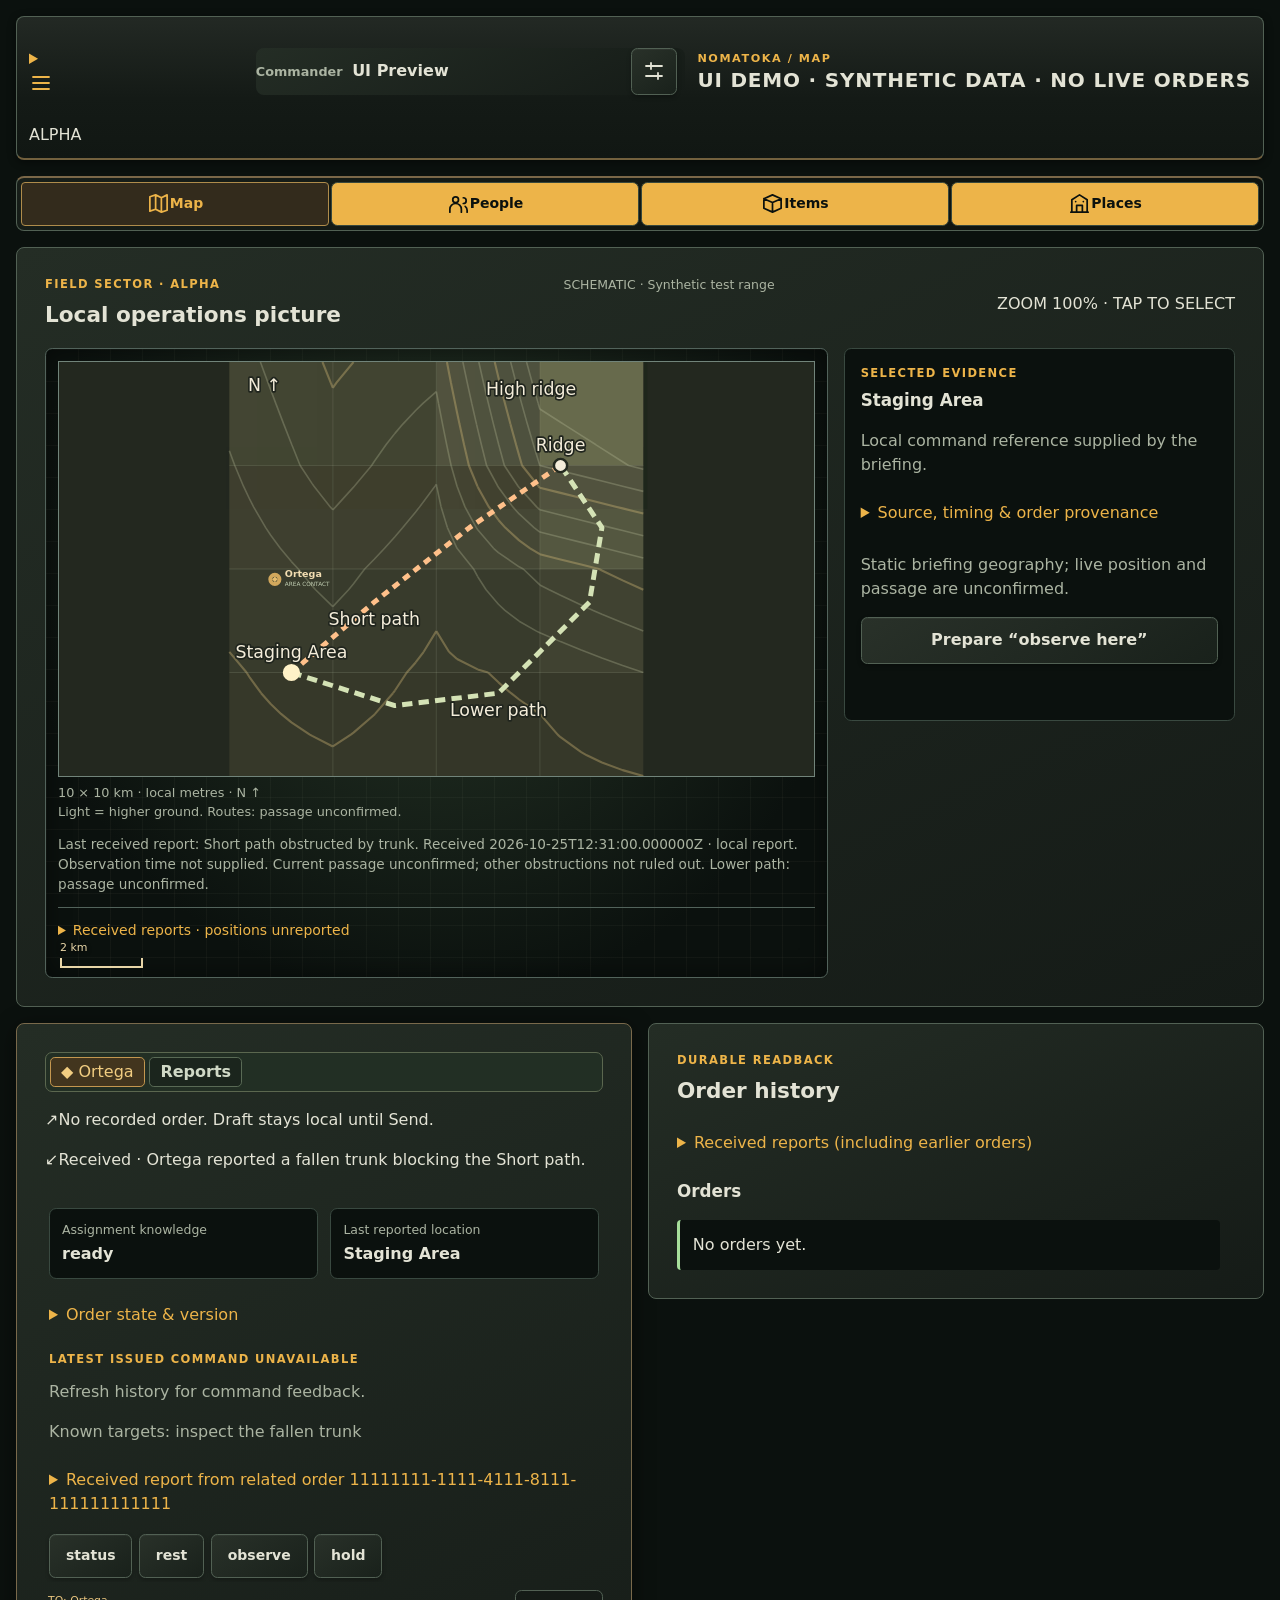
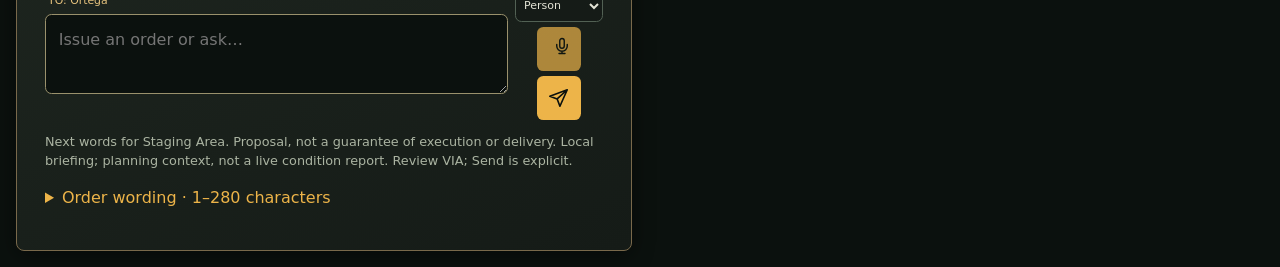
<file: field-preview-20261025/index.html>
<!doctype html>
<html lang="en">
<head>
  <meta charset="utf-8">
  <meta name="viewport" content="width=device-width, initial-scale=1, viewport-fit=cover">
  <meta name="robots" content="noindex, nofollow">
  <title>Workspace | Nomatoka</title>
  <link rel="stylesheet" href="./assets/play.css">
</head>
<body data-play-state="authenticated">
  <main class="play-shell">
    <div class="workspace" aria-labelledby="workspace-title">
      <header class="workspace-header top">
        <details id="field-main-menu" class="field-main-menu">
          <summary aria-label="Open field terminal menu" title="Menu"><svg class="field-top-icon ico big" viewBox="0 0 24 24" aria-hidden="true"><path d="M4 6h16M4 12h16M4 18h16"/></svg></summary>
          <div class="field-main-menu-items" role="group" aria-label="Field terminal actions">
            <a id="nav-orders" href="#order-form" aria-controls="orders-panel">Orders &amp; command readback</a>
            <a id="nav-history" href="#history-title" aria-controls="history-panel">Order history &amp; reports</a>
            <button id="open-notifications" class="quiet-button" type="button" aria-haspopup="dialog" aria-controls="notifications" aria-expanded="false" disabled>Recent updates</button>
            <details id="field-connection-recovery" class="field-connection-recovery">
              <summary>Connection recovery</summary>
              <button id="refresh-history" class="quiet-button" type="button" aria-label="Retry synchronization">Retry synchronization</button>
            </details>
            <button id="logout" class="quiet-button" type="button">Sign out</button>
          </div>
        </details>
        <div class="field-top-title top-title">
          <p class="eyebrow brand">NOMATOKA <span aria-hidden="true">/</span> <span id="field-view-label">MAP</span></p>
          <h1 class="sub" id="workspace-title">UI DEMO · SYNTHETIC DATA · NO LIVE ORDERS</h1>
        </div>
        <span class="field-topstate topstate" title="Experimental alpha interface"><span class="field-topstate-dot dot" aria-hidden="true"></span>ALPHA</span>
        <section class="panel context-panel" aria-labelledby="commander-title">
          <div class="profile-summary">
            <div>
              <h2 id="commander-title">Commander</h2>
              <p id="commander-name">Loading…</p>
            </div>
            <button id="open-context-tools" class="quiet-button" type="button" aria-label="Open contextual tools" aria-haspopup="dialog" aria-controls="field-context-tools" aria-expanded="false" disabled title="Contextual tools"><svg class="field-top-icon ico big" viewBox="0 0 24 24" aria-hidden="true"><path d="M4 7h16M4 17h16M9 4v6M16 14v6"/></svg></button>
          </div>
          <div id="control-warning" class="control-row" role="alert" hidden>
            <p id="control-state" class="control-state"></p>
          </div>
          <button id="claim-control" class="secondary-button" type="button" hidden>Move command control here</button>
        </section>
      </header>

      <section id="inactive-device" class="panel" aria-labelledby="inactive-title" tabindex="-1">
        <h2 id="inactive-title">This device is locked</h2>
        <p>Platform security: operational records require active control.</p>
        <p id="connection-status" role="status">Checking connection…</p>
        <p id="local-draft-status"></p>
      </section>
      <div id="operational-workspace" hidden>
      <aside id="field-context-tools" class="field-context-tools" role="dialog" aria-modal="false"
        aria-labelledby="context-tools-title" hidden>
        <div class="notification-heading">
          <h2 id="context-tools-title">Map / Tools</h2>
          <button id="close-context-tools" type="button" class="quiet-button">× Close</button>
        </div>
        <section id="context-tools-map" data-context-for="map" aria-label="Map presentation layers">
          <h3>Map layers</h3>
          <label><input id="context-contours" type="checkbox" checked> Elevation contours</label>
          <label><input id="context-routes" type="checkbox" checked> Route lines</label>
          <label><input id="context-labels" type="checkbox" checked> Feature labels</label>
          <p class="panel-copy">These controls change only the presentation of the authored test-range map. Hidden layers do not change what the commander actually knows.</p>
        </section>
        <p id="context-section-note" data-context-for="map" class="panel-copy">Tap any map point to prepare a local coordinate; reported positions are not implied.</p>
        <section data-context-for="people" hidden>
          <h3>People / actions</h3>
          <button type="button" data-context-action="inspect-contact">Inspect contact</button>
          <button type="button" data-context-action="write-order">Write order</button>
          <button type="button" data-context-action="people-reports">Received reports</button>
          <p class="panel-copy">These operate on the real People records and permissions, not invented personnel.</p>
        </section>
        <section data-context-for="items" hidden>
          <h3>Items / context</h3>
          <button type="button" data-context-action="items-focus">View available item records</button>
          <p class="panel-copy">No equipment ownership or inventory is inferred before observations exist.</p>
        </section>
        <section data-context-for="places" hidden>
          <h3>Places / context</h3>
          <button type="button" data-context-action="places-focus">View known locations</button>
          <p class="panel-copy">These are authored briefing places and routes, not confirmed current conditions.</p>
        </section>
        <section data-context-for="orders" hidden>
          <h3>Orders / context</h3>
          <button type="button" data-context-action="orders-focus">Continue draft</button>
          <p class="panel-copy">Review delivery and draft wording before the explicit Send action.</p>
        </section>
        <section data-context-for="history" hidden>
          <h3>History / context</h3>
          <button type="button" data-context-action="history-reports">Received reports</button>
          <p class="panel-copy">Only delivered records can confirm knowledge or order outcomes.</p>
        </section>
      </aside>
      <dialog id="people" aria-labelledby="people-title" aria-describedby="people-scope">
        <div class="notification-heading">
          <h2 id="people-title">People</h2>
          <button id="close-people" class="quiet-button" type="button" autofocus>Close</button>
        </div>
        <section id="people-context" class="field-sheet-context" hidden aria-label="Selected map context">
          <h3 id="people-context-title"></h3>
          <p id="people-context-detail" class="panel-copy"></p>
          <p id="people-context-note" class="panel-copy"></p>
        </section>
        <p id="people-scope" class="panel-copy">Active mercenary · commander records and received reports. Last reported information is not a live position.</p>
        <div class="people-actions">
          <button id="people-view-reports" class="secondary-button" type="button" aria-describedby="people-reports-empty" disabled>View reports</button>
          <button id="people-inspect" class="secondary-button" type="button" disabled>Inspect contact</button>
          <button id="people-write" type="button" aria-describedby="people-order-reason" disabled>Write order</button>
        </div>
        <section aria-labelledby="people-name">
          <h3 id="people-name"></h3>
          <dl class="evidence-list">
            <div><dt>Assignment knowledge</dt><dd id="people-status"></dd></div>
            <div><dt>Recorded assignment</dt><dd id="people-assignment"></dd></div>
            <div><dt>Location knowledge</dt><dd id="people-location"></dd></div>
          </dl>
        </section>
        <section aria-labelledby="people-reports-title">
          <h3 id="people-reports-title">Recent received reports</h3>
          <p id="people-reports-empty" class="panel-copy"></p>
          <ol id="people-reports" class="history-list" aria-label="Recent received reports" tabindex="-1"></ol>
        </section>
        <p id="people-order-reason" class="panel-copy"></p>
      </dialog>
      <nav class="workspace-nav nav" aria-label="Workspace sections">
        <a id="nav-map" href="#operations-title" aria-controls="map-panel"><svg class="field-nav-icon ico" viewBox="0 0 24 24" aria-hidden="true"><path d="m3 5 6-2 6 3 6-3v16l-6 2-6-3-6 2zM9 3v15M15 6v15"/></svg><span>Map</span></a>
        <button id="nav-people" type="button" aria-haspopup="dialog" aria-controls="people" aria-expanded="false" disabled><svg class="field-nav-icon ico" viewBox="0 0 24 24" aria-hidden="true"><circle cx="9" cy="8" r="3"/><path d="M3 21v-3a6 6 0 0 1 12 0v3M17 6a3 3 0 0 1 0 6m2 3a5 5 0 0 1 2 4v2"/></svg><span>People</span></button>
        <button id="nav-items" type="button" aria-haspopup="dialog" aria-controls="field-items" aria-expanded="false"><svg class="field-nav-icon ico" viewBox="0 0 24 24" aria-hidden="true"><path d="m3 7 9-4 9 4v10l-9 4-9-4zM3 7l9 4 9-4M12 11v10"/></svg><span>Items</span></button>
        <button id="nav-places" type="button" aria-haspopup="dialog" aria-controls="field-places" aria-expanded="false"><svg class="field-nav-icon ico" viewBox="0 0 24 24" aria-hidden="true"><path d="M4 21V8l8-5 8 5v13M3 21h18M9 21v-7h6v7M8 10h.01M16 10h.01"/></svg><span>Places</span></button>
      </nav>
      <dialog id="field-items" aria-labelledby="field-items-title" aria-describedby="field-items-scope">
        <div class="notification-heading">
          <h2 id="field-items-title" tabindex="-1">Items</h2>
          <button id="close-field-items" type="button" class="quiet-button">Close</button>
        </div>
        <section id="field-items-context" class="field-sheet-context" hidden aria-label="Selected map context">
          <h3 id="field-items-context-title"></h3>
          <p id="field-items-context-detail" class="panel-copy"></p>
          <p id="field-items-context-note" class="panel-copy"></p>
        </section>
        <p id="field-items-scope" class="panel-copy">No inventory or equipment observations are available in this alpha. Nothing here is simulated as an owned item.</p>
      </dialog>
      <dialog id="field-places" aria-labelledby="field-places-title" aria-describedby="field-places-scope">
        <div class="notification-heading">
          <h2 id="field-places-title">Places</h2>
          <button id="close-field-places" type="button" class="quiet-button">Close</button>
        </div>
        <section id="field-places-context" class="field-sheet-context" hidden aria-label="Selected map context">
          <h3 id="field-places-context-title"></h3>
          <p id="field-places-context-detail" class="panel-copy"></p>
          <p id="field-places-context-note" class="panel-copy"></p>
        </section>
        <p id="field-places-scope" class="panel-copy">Places and routes from the authored synthetic test-range briefing, not live positions or confirmed passage.</p>
        <div class="field-place-options" role="group" aria-label="Select a known briefing target on the real map">
          <button type="button" data-place-focus="staging-area">Staging Area</button>
          <button type="button" data-place-focus="ridge">Ridge</button>
          <button type="button" data-place-focus="short">Short path · unconfirmed</button>
          <button type="button" data-place-focus="long">Lower path · unconfirmed</button>
        </div>
      </dialog>
      <dialog id="notifications" aria-labelledby="notifications-title" aria-describedby="notifications-scope">
        <div class="notification-heading">
          <h2 id="notifications-title">Recent updates</h2>
          <button id="close-notifications" class="quiet-button" type="button" autofocus>Close</button>
        </div>
        <p id="notifications-scope" class="panel-copy">Latest 20 orders and retained reports. Times are local.</p>
        <p id="notification-availability" class="panel-copy"></p>
        <ol id="notification-list" class="history-list" aria-label="Recent updates"></ol>
      </dialog>
      <aside id="notification-toast" aria-label="New report preview" hidden>
        <button id="open-notification-toast" type="button"></button>
        <button id="dismiss-notification-toast" class="quiet-button" type="button">Dismiss preview</button>
      </aside>
      <p id="notification-announcement" class="visually-hidden" role="status" aria-live="polite" aria-atomic="true"></p>

      <aside id="field-alert-box" class="field-alert-box" aria-label="Movable field updates" hidden>
        <div id="field-alert-peek" class="field-alert-peek" hidden>
          <div class="field-alert-head"><strong>FIELD UPDATES</strong>
            <button id="field-alert-full" type="button">Full log</button></div>
          <ol id="field-alert-list" aria-label="Recent field updates"></ol>
        </div>
        <button id="field-alert-toggle" class="field-alert-toggle" type="button"
          aria-expanded="false" aria-controls="field-alert-peek"
          title="Tap to expand; hold to move; Shift+arrow to reposition"
          aria-label="Field updates. Tap to expand or hold to reposition">
          <span class="field-alert-mark" aria-hidden="true"><svg class="field-send-icon" viewBox="0 0 24 24"><path d="M18 8a6 6 0 0 0-12 0c0 7-3 8-3 10h18c0-2-3-3-3-10M10 21h4"/></svg></span>
          <span id="field-alert-caption">Field updates</span>
          <span id="field-alert-count">0</span>
        </button>
      </aside>
      <div id="field-mini-tray" class="field-mini-tray" hidden>
        <button id="field-restore-dock" type="button" aria-label="Restore command bar">Command</button>
        <button class="field-mini-mic" type="button" disabled title="Voice input coming later" aria-label="Microphone unavailable until voice input is enabled"><svg class="field-send-icon" viewBox="0 0 24 24" aria-hidden="true"><rect x="9" y="2" width="6" height="13" rx="3"/><path d="M5 10v2a7 7 0 0 0 14 0v-2M12 19v3M8 22h8"/></svg></button>
      </div>

      <section id="map-panel" class="panel operations-panel" aria-labelledby="operations-title">
        <div class="operations-heading">
          <div>
            <p class="panel-label">Field sector · Alpha</p>
            <h2 id="operations-title" tabindex="-1">Local operations picture</h2>
          </div>
          <p class="map-qualification">SCHEMATIC · Synthetic test range</p>
          <p id="field-map-zoom-readout" class="field-map-zoom-readout">ZOOM 100% · TAP TO SELECT</p>
        </div>
        <div class="operations-layout">
          <div id="operations-map" class="operations-map" role="group" tabindex="0" aria-label="Synthetic operations map. Tap to select, drag one finger to pan, pinch to zoom. Hold a reported person then drag to create local draft waypoints; hold empty ground then drag to select reported people. Keyboard Shift Enter toggles person selection. No gesture sends an order.">
            <figure class="synthetic-range" data-scenario="nomatoka-synthetic-range@1:sha256:28331c7c9489161ef8e1b765f6202c66fd4393918946a252b9a92dcb2df45729">
    <svg viewBox="0 0 1000 1000" role="group" aria-labelledby="range-title range-description">
      <title id="range-title">Synthetic test range · 10 × 10 km</title>
      <desc id="range-description">Authored elevation rises from the southern valley to the northeast ridge. Short path climbs directly; Lower path follows the valley then ascends. Known briefing geography only; no live positions or clearance.</desc>
      <rect class="range-height-cell" x="0" y="750" width="250" height="250" fill="hsl(65, 15%, 20%)"/><rect class="range-height-cell" x="250" y="750" width="250" height="250" fill="hsl(65, 15%, 20%)"/><rect class="range-height-cell" x="500" y="750" width="250" height="250" fill="hsl(65, 15%, 19%)"/><rect class="range-height-cell" x="750" y="750" width="250" height="250" fill="hsl(65, 15%, 20%)"/><rect class="range-height-cell" x="0" y="500" width="250" height="250" fill="hsl(65, 15%, 21%)"/><rect class="range-height-cell" x="250" y="500" width="250" height="250" fill="hsl(65, 15%, 21%)"/><rect class="range-height-cell" x="500" y="500" width="250" height="250" fill="hsl(65, 15%, 21%)"/><rect class="range-height-cell" x="750" y="500" width="250" height="250" fill="hsl(65, 15%, 24%)"/><rect class="range-height-cell" x="0" y="250" width="250" height="250" fill="hsl(65, 15%, 23%)"/><rect class="range-height-cell" x="250" y="250" width="250" height="250" fill="hsl(65, 15%, 23%)"/><rect class="range-height-cell" x="500" y="250" width="250" height="250" fill="hsl(65, 15%, 26%)"/><rect class="range-height-cell" x="750" y="250" width="250" height="250" fill="hsl(65, 15%, 32%)"/><rect class="range-height-cell" x="0" y="0" width="250" height="250" fill="hsl(65, 15%, 25%)"/><rect class="range-height-cell" x="250" y="0" width="250" height="250" fill="hsl(65, 15%, 25%)"/><rect class="range-height-cell" x="500" y="0" width="250" height="250" fill="hsl(65, 15%, 31%)"/><rect class="range-height-cell" x="750" y="0" width="250" height="250" fill="hsl(65, 15%, 40%)"/>
      <path class="range-contour range-contour-major" d="M900.0 967.4L863.6 950.0M950.0 985.8L900.0 967.4M1000.0 1000.0L950.0 985.8M200.0 903.2L194.4 900.0M250.0 928.6L200.0 903.2M293.5 900.0L250.0 928.6M800.0 906.3L793.1 900.0M850.0 942.3L800.0 906.3M863.6 950.0L850.0 942.3M150.0 870.4L125.0 850.0M194.4 900.0L150.0 870.4M293.5 900.0L300.0 895.2M350.0 851.9L300.0 895.2M351.9 850.0L350.0 851.9M750.0 850.0L750.0 850.0M793.1 900.0L750.0 850.0M100.0 826.1L76.9 800.0M125.0 850.0L100.0 826.1M351.9 850.0L395.2 800.0M700.0 815.2L680.6 800.0M750.0 850.0L700.0 815.2M50.0 763.2L41.7 750.0M76.9 800.0L50.0 763.2M395.2 800.0L400.0 793.5M428.6 750.0L400.0 793.5M650.0 773.8L625.0 750.0M680.6 800.0L650.0 773.8M41.7 750.0L0.0 700.0M428.6 750.0L450.0 725.8M469.5 700.0L450.0 725.8M550.0 717.4L530.5 700.0M600.0 742.5L550.0 717.4M625.0 750.0L600.0 742.5M469.5 700.0L500.0 650.0M530.5 700.0L500.0 650.0"/><path class="range-contour" d="M1000.0 750.0L1000.0 750.0M900.0 714.8L861.1 700.0M950.0 732.9L900.0 714.8M1000.0 750.0L950.0 732.9M750.0 653.8L741.9 650.0M800.0 675.4L750.0 653.8M850.0 695.7L800.0 675.4M861.1 700.0L850.0 695.7M700.0 626.1L665.7 600.0M741.9 650.0L700.0 626.1M250.0 590.9L208.3 550.0M288.1 550.0L250.0 590.9M650.0 585.2L620.2 550.0M665.7 600.0L650.0 585.2M200.0 540.8L166.7 500.0M208.3 550.0L200.0 540.8M288.1 550.0L300.0 535.7M326.9 500.0L300.0 535.7M600.0 518.7L590.0 500.0M620.2 550.0L600.0 518.7M150.0 482.1L123.1 450.0M166.7 500.0L150.0 482.1M326.9 500.0L350.0 476.6M375.0 450.0L350.0 476.6M550.0 450.0L550.0 450.0M590.0 500.0L550.0 450.0M100.0 418.4L87.8 400.0M123.1 450.0L100.0 418.4M375.0 450.0L400.0 422.1M419.0 400.0L400.0 422.1M550.0 450.0L526.7 400.0M87.8 400.0L58.6 350.0M419.0 400.0L450.0 362.1M459.5 350.0L450.0 362.1M526.7 400.0L511.5 350.0M50.0 333.3L34.1 300.0M58.6 350.0L50.0 333.3M459.5 350.0L496.8 300.0M511.5 350.0L500.8 300.0M34.1 300.0L13.2 250.0M496.8 300.0L500.0 295.5M500.8 300.0L500.0 295.5M13.2 250.0L0.0 214.3"/><path class="range-contour" d="M1000.0 650.0L1000.0 650.0M900.0 609.2L879.0 600.0M950.0 630.1L900.0 609.2M1000.0 650.0L950.0 630.1M800.0 563.4L772.7 550.0M850.0 587.0L800.0 563.4M879.0 600.0L850.0 587.0M750.0 538.5L710.0 500.0M772.7 550.0L750.0 538.5M650.0 460.5L638.2 450.0M700.0 494.7L650.0 460.5M710.0 500.0L700.0 494.7M600.0 405.2L596.5 400.0M638.2 450.0L600.0 405.2M250.0 357.1L243.8 350.0M256.8 350.0L250.0 357.1M596.5 400.0L569.2 350.0M243.8 350.0L204.5 300.0M256.8 350.0L300.0 302.2M301.9 300.0L300.0 302.2M550.0 300.0L550.0 300.0M569.2 350.0L550.0 300.0M200.0 293.7L171.1 250.0M204.5 300.0L200.0 293.7M301.9 300.0L343.8 250.0M550.0 300.0L535.7 250.0M171.1 250.0L151.0 200.0M343.8 250.0L350.0 240.4M378.4 200.0L350.0 240.4M535.7 250.0L525.1 200.0M150.0 197.4L131.4 150.0M151.0 200.0L150.0 197.4M378.4 200.0L400.0 172.4M419.1 150.0L400.0 172.4M525.1 200.0L515.0 150.0M131.4 150.0L112.2 100.0M419.1 150.0L450.0 117.2M467.7 100.0L450.0 117.2M515.0 150.0L505.3 100.0M100.0 67.6L93.4 50.0M112.2 100.0L100.0 67.6M467.7 100.0L500.0 71.4M505.3 100.0L500.0 71.4M93.4 50.0L75.0 0.0"/><path class="range-contour range-contour-major" d="M1000.0 550.0L1000.0 550.0M900.0 503.5L892.9 500.0M950.0 527.4L900.0 503.5M1000.0 550.0L950.0 527.4M750.0 464.3L726.5 450.0M800.0 476.8L750.0 464.3M850.0 489.3L800.0 476.8M892.9 500.0L850.0 489.3M700.0 430.9L666.3 400.0M726.5 450.0L700.0 430.9M650.0 381.6L626.9 350.0M666.3 400.0L650.0 381.6M600.0 301.7L599.2 300.0M626.9 350.0L600.0 301.7M599.2 300.0L578.6 250.0M578.6 250.0L567.0 200.0M567.0 200.0L556.0 150.0M550.0 121.8L545.5 100.0M556.0 150.0L550.0 121.8M250.0 62.5L244.9 50.0M258.9 50.0L250.0 62.5M545.5 100.0L535.3 50.0M244.9 50.0L225.0 0.0M258.9 50.0L300.0 0.0M300.0 0.0L300.0 0.0M535.3 50.0L525.6 0.0"/><path class="range-contour" d="M950.0 460.7L907.1 450.0M1000.0 473.2L950.0 460.7M750.0 410.7L736.0 400.0M800.0 423.2L750.0 410.7M850.0 435.7L800.0 423.2M900.0 448.2L850.0 435.7M907.1 450.0L900.0 448.2M700.0 367.0L684.6 350.0M736.0 400.0L700.0 367.0M650.0 302.6L648.4 300.0M684.6 350.0L650.0 302.6M648.4 300.0L621.4 250.0M621.4 250.0L608.9 200.0M600.0 162.8L597.0 150.0M608.9 200.0L600.0 162.8M597.0 150.0L585.6 100.0M585.6 100.0L574.6 50.0M574.6 50.0L564.1 0.0"/><path class="range-contour" d="M950.0 407.1L921.4 400.0M1000.0 419.6L950.0 407.1M750.0 357.1L742.3 350.0M800.0 369.6L750.0 357.1M850.0 382.1L800.0 369.6M900.0 394.6L850.0 382.1M921.4 400.0L900.0 394.6M700.0 303.2L697.5 300.0M742.3 350.0L700.0 303.2M697.5 300.0L664.3 250.0M664.3 250.0L650.8 200.0M650.0 196.8L638.0 150.0M650.8 200.0L650.0 196.8M638.0 150.0L625.7 100.0M625.7 100.0L613.9 50.0M613.9 50.0L602.6 0.0"/><path class="range-contour range-contour-major" d="M950.0 353.6L935.7 350.0M1000.0 366.1L950.0 353.6M750.0 303.6L746.7 300.0M800.0 316.1L750.0 303.6M850.0 328.6L800.0 316.1M900.0 341.1L850.0 328.6M935.7 350.0L900.0 341.1M746.7 300.0L707.1 250.0M700.0 225.5L692.7 200.0M707.1 250.0L700.0 225.5M692.7 200.0L679.0 150.0M679.0 150.0L665.8 100.0M665.8 100.0L653.1 50.0M650.0 37.2L641.0 0.0M653.1 50.0L650.0 37.2"/><path class="range-contour" d="M950.0 300.0L950.0 300.0M1000.0 312.5L950.0 300.0M750.0 250.0L750.0 250.0M800.0 262.5L750.0 250.0M850.0 275.0L800.0 262.5M900.0 287.5L850.0 275.0M950.0 300.0L900.0 287.5M750.0 250.0L734.6 200.0M734.6 200.0L719.9 150.0M719.9 150.0L705.9 100.0M700.0 78.4L692.4 50.0M705.9 100.0L700.0 78.4M692.4 50.0L679.5 0.0"/><path class="range-contour" d="M1000.0 258.9L964.3 250.0M900.0 209.1L885.7 200.0M950.0 240.9L900.0 209.1M964.3 250.0L950.0 240.9M850.0 177.3L807.1 150.0M885.7 200.0L850.0 177.3M750.0 113.6L746.0 100.0M800.0 145.5L750.0 113.6M807.1 150.0L800.0 145.5M746.0 100.0L731.7 50.0M731.7 50.0L717.9 0.0"/>
      <path d="M250 0V1000M500 0V1000M750 0V1000M0 250H1000M0 500H1000M0 750H1000" class="range-grid"/>
      <g class="range-feature" role="button" tabindex="0" data-map-id="short" aria-label="Short path" aria-describedby="route-knowledge" aria-pressed="false">
          <polyline points="150,750 350,580 580,400 800,250" class="range-route-hit"/>
          <polyline data-range-route="short" points="150,750 350,580 580,400 800,250" class="range-route range-route-short"/>
          <text x="350" y="635" text-anchor="middle">Short path</text>
        </g><g class="range-feature" role="button" tabindex="0" data-map-id="long" aria-label="Lower path" aria-describedby="route-knowledge" aria-pressed="false">
          <polyline points="150,750 400,830 650,800 870,580 900,400 800,250" class="range-route-hit"/>
          <polyline data-range-route="long" points="150,750 400,830 650,800 870,580 900,400 800,250" class="range-route range-route-long"/>
          <text x="650" y="855" text-anchor="middle">Lower path</text>
        </g>
      <g class="range-feature" role="button" tabindex="0" data-map-id="staging-area" aria-label="Staging Area" aria-pressed="true">
        <circle cx="150" cy="750" r="16" class="range-place-hit"/>
        <circle cx="150" cy="750" r="16" class="range-place"/>
        <text x="150" y="715" text-anchor="middle">Staging Area</text>
      </g><g class="range-feature" role="button" tabindex="0" data-map-id="ridge" aria-label="Ridge" aria-pressed="false">
        <circle cx="800" cy="250" r="16" class="range-place-hit"/>
        <circle cx="800" cy="250" r="16" class="range-place"/>
        <text x="800" y="215" text-anchor="middle">Ridge</text>
      </g>
      <g id="map-picked-coordinate-marker" aria-hidden="true" hidden>
        <circle r="12" fill="#283c32" fill-opacity=".8" stroke="#f9d485" stroke-width="3"/>
        <path d="M-20 0H20M0 -20V20" stroke="#f9d485" stroke-width="2" stroke-linecap="round"/>
      </g>
      <text x="45" y="70">N ↑</text><text x="620" y="80">High ridge</text>
      <path d="M40 950H290M40 935V965M290 935V965" class="range-scale"/><text x="45" y="915">2.5 km</text>
    </svg>
    <figcaption>10 × 10 km · local metres · N ↑<br>Light = higher ground. Routes: passage unconfirmed.</figcaption>
  </figure>
            <output id="map-scale-hud" class="map-scale-hud" aria-label="Map scale: 2.5 kilometers">
              <span id="map-scale-label">2.5 km</span>
              <span id="map-scale-rule" aria-hidden="true"></span>
            </output>
            <p id="route-knowledge" class="route-knowledge" role="status" aria-live="polite" aria-atomic="true">Short path: passage unconfirmed. Lower path: passage unconfirmed.</p>
            <div class="map-selection-bar" hidden role="group" aria-label="Selected map point quick actions">
              <p id="map-selection-label" role="status" aria-live="polite" aria-atomic="true">Staging Area</p>
              <a id="map-quick-inspect" href="#map-selection-title" aria-label="Inspect selected location">Inspect</a>
              <button id="map-quick-prepare" type="button" aria-label="Prepare an order for this location">Prepare</button>
              <button id="map-quick-add-point" type="button" aria-label="Add selected local coordinates to draft" hidden>Add to draft</button>
              <button id="map-quick-close" type="button" aria-label="Dismiss map quick actions">×</button>
            </div>
            <details id="map-report-layer" class="map-report-layer" hidden>
              <summary>Received reports · positions unreported</summary>
              <div id="reported-map-items" class="reported-map-items"></div>
            </details>
          </div>
          <section id="map-evidence" class="map-evidence" aria-labelledby="map-selection-title">
            <button id="close-map-evidence" type="button" aria-label="Close map inspection" title="Close inspection" hidden>×</button>
            <p class="panel-label">Selected evidence</p>
            <h3 id="map-selection-title" tabindex="-1">Staging Area</h3>
            <p id="map-known" class="map-known">Local command reference supplied by the briefing.</p>
            <details id="map-provenance">
              <summary>Source, timing &amp; order provenance</summary>
              <dl class="evidence-list">
                <div><dt>Source</dt><dd id="map-source">Local briefing</dd></div>
                <div><dt>Received</dt><dd id="map-received">Available briefing</dd></div>
                <div><dt>Observed</dt><dd id="map-observed">Not supplied</dd></div>
                <div><dt>Precision</dt><dd id="map-precision">Authored local geography</dd></div>
                <div><dt>Related order</dt><dd id="map-order">None</dd></div>
              </dl>
            </details>
            <p id="map-unknown" class="map-unknown">Static briefing geography; live position and passage are unconfirmed.</p>
            <button id="prepare-observe-held" class="secondary-button" type="button" hidden>Observe here</button>
            <button id="prepare-return-base" class="secondary-button" type="button" hidden>Return to base</button>
            <p id="map-radio-state" aria-live="polite"></p>
            <button id="prepare-map-order" class="secondary-button" type="button">Prepare “observe here”</button>
            <button id="prepare-scout-ridge" class="secondary-button" type="button" hidden>Scout Ridge &amp; report</button>
            <button id="prepare-clear-trunk" class="secondary-button" type="button" hidden>Prepare “clear the fallen trunk”</button>
            <p id="map-action-status" tabindex="-1" class="status" role="status" aria-live="polite"></p>
          </section>
        </div>
      </section>

      <section id="orders-panel" class="panel command-panel dock" aria-labelledby="command-title">
        <div class="dock-heading dock-top" aria-label="Field command conversations">
          <h2 id="command-title" class="visually-hidden">Orders &amp; received reports</h2>
          <div class="field-conversation-tabs tabstrip" role="group" aria-label="Available command context">
            <span class="field-conversation-tab field-conversation-current tab on" aria-current="true">◆ Ortega</span>
            <button id="field-read-reports" class="field-conversation-tab tab" type="button" aria-label="Open actual received reports">Reports</button>
          </div>
          <button id="field-minimize-dock" class="quiet-button dock-icon" type="button"
            title="Minimize command bar" aria-label="Minimize command bar">−</button>
          <button id="toggle-orders" class="quiet-button dock-icon" type="button" aria-expanded="false" aria-controls="order-readback" title="Open order details" aria-label="Open order details">
            <svg class="field-dock-expand-icon" viewBox="0 0 24 24" aria-hidden="true"><rect x="3.5" y="4" width="17" height="16" rx="2"/><path d="M3.5 9h17M8 14h8M12 12v4"/></svg>
            <svg class="field-dock-close-icon" viewBox="0 0 24 24" aria-hidden="true"><path d="m6 6 12 12M18 6 6 18"/></svg>
          </button>
        </div>
        <div class="field-live-thread dock-chat" role="region" aria-label="Recent recorded orders and received reports">
          <p class="message-row"><span class="direction" aria-hidden="true">↗</span><span id="field-command-preview" class="field-command-preview line" aria-live="polite">No recorded order. Your draft stays local until Send.</span></p>
          <p class="message-row reply"><span class="direction" aria-hidden="true">↙</span><span id="field-report-preview" class="field-report-preview line" aria-live="polite">No received field report.</span></p>
        </div>
        <div id="order-readback" tabindex="0" role="region" aria-label="Order and report readback">
          <dl class="context-grid">
            <div><dt>Assignment knowledge</dt><dd id="ortega-status">Loading…</dd></div>
            <div><dt>Last reported location</dt><dd id="ortega-location">Staging Area</dd></div>
          </dl>
          <details>
            <summary>Order state &amp; version</summary>
            <dl class="context-grid">
              <div><dt>Version</dt><dd id="ortega-version">—</dd></div>
              <div><dt>Last accepted assignment</dt><dd id="ortega-current-order">None</dd></div>
            </dl>
          </details>
          <p id="ortega-response-label" class="panel-label">Latest issued command</p>
          <p id="ortega-response" class="panel-copy"></p>
          <details id="delivered-status-brief" hidden>
            <summary id="delivered-status-label">Commander records / delivered status brief — NOT A REPLY</summary>
            <p id="delivered-status-contact" class="panel-copy"></p>
            <ol id="delivered-status-reports" class="history-list"></ol>
          </details>
          <p id="status-attribution" class="panel-copy" hidden>Status summarizes delivered knowledge, not live progress. Earlier received reports remain in the operations picture.</p>
          <p id="known-targets" class="panel-copy"></p>
          <details>
            <summary id="ortega-report-label">No received report</summary>
            <p id="ortega-report" class="panel-copy">No outing report received.</p>
          </details>
        </div>
        <p id="access-status" class="status order-outcome" tabindex="0" role="status" aria-live="polite" aria-atomic="true"></p>
        <form id="order-form" tabindex="-1" aria-label="Order to Ortega">
          <div class="contextual-action-strip">
            <div id="contextual-actions" class="chiprow" role="group" aria-label="Next command words; swipe horizontally for more suggestions"></div>
            <div class="chip-scroll-rail" aria-hidden="true"><span class="chip-scroll-progress"></span></div>
          </div>
          <div class="field-composer-row inputrow">
            <div class="field-composer-wrap composer-wrap">
              <div class="composer-tokens"><span class="field-recipient entity-token person" aria-label="Command recipient">TO: Ortega</span><span id="draft-tokens" role="group" aria-label="Draft words; drag to reorder or back to suggestions to remove"></span></div>
              <label class="visually-hidden" for="order-text">Your order to Ortega</label>
              <textarea id="order-text" class="composer" disabled rows="1" placeholder="Issue an order or ask…" required></textarea>
            </div>
            <div class="field-action-stack" role="group" aria-label="Delivery method, voice input and Send">
              <label for="order-via" class="visually-hidden">VIA, delivery method</label>
              <div class="field-via-anchor">
                <select id="order-via" name="via" required disabled>
                  <option value="in-person">Person</option>
                  <option value="radio">Radio</option>
                </select>
                <button id="field-via-touch" type="button" tabindex="-1" aria-hidden="true"
                  disabled title="Open delivery methods beside VIA"></button>
              </div>
              <button id="field-microphone" class="small-action field-microphone" type="button"
                disabled title="Voice dictation coming later" aria-label="Microphone unavailable until voice input is enabled">
                <svg class="field-send-icon ico" viewBox="0 0 24 24" aria-hidden="true"><rect x="9" y="2" width="6" height="13" rx="3"/><path d="M5 10v2a7 7 0 0 0 14 0v-2M12 19v3M8 22h8"/></svg>
              </button>
              <button id="submit-command" class="small-action send" type="submit" disabled aria-label="Send real order to Ortega" title="Send order"><svg class="field-send-icon ico" viewBox="0 0 24 24" aria-hidden="true"><path d="m21 3-8 18-3-8-8-3zM21 3 10 13"/></svg><span class="field-send-text" hidden aria-hidden="true">Send order</span></button>
            </div>
          </div>
          <p id="contextual-action-status" tabindex="0" role="status" aria-live="polite" aria-atomic="true"></p>
          <details class="order-wording">
            <summary>Order wording · 1–280 characters</summary>
            <p class="panel-copy">You can issue any order, including while Ortega is away. Issuing does not confirm delivery, understanding or execution. Examples, not limits: hold here · rest · observe · status · explore the ridge cautiously.</p>
            <p class="panel-copy">Tap next words or drag them into the draft. Drag draft words to rearrange, or back to suggestions to remove; × erases a word. Focus a draft word and use Left or Right to reorder. These words mirror your text, not a validated order. Only Send dispatches.</p>
          </details>
        </form>
      </section>

      <section id="history-panel" class="panel history-panel" aria-labelledby="history-title">
        <div class="history-heading">
          <div>
            <p class="panel-label">Durable readback</p>
            <h2 id="history-title" tabindex="-1">Order history</h2>
          </div>
          <button id="newer-history" class="quiet-button" type="button" hidden>Newer</button>
          <button id="latest-history" class="quiet-button" type="button" hidden>Latest</button>
          <button id="older-history" class="quiet-button" type="button" hidden>Older orders</button>
        </div>
        <p id="history-new-items" class="panel-copy" role="status"></p>
        <details id="received-reports">
          <summary>Received reports (including earlier orders)</summary>
          <ol id="received-report-history" class="history-list" aria-label="Received report history" tabindex="0"></ol>
        </details>
        <h3>Orders</h3>
        <ol id="command-history" class="history-list" tabindex="0" aria-label="Order history page">
          <li class="empty-history">Loading order history…</li>
        </ol>
      </section>
      </div>
    </div>
  </main>
  <script src="./mock-api.js" defer></script>
  <script src="./assets/play.js" defer></script>
</body>
</html>
</file>
<file: field-preview-20261025/assets/play.css>
:root {
  color-scheme: dark;
  --background: #101714;
  --surface: #18221e;
  --text: #f3f0e7;
  --muted: #b8c2bc;
  --accent: #9bcfba;
  --button: #d5eadf;
  --button-text: #102019;
  --line: #52635b;
  --focus: #f2bd73;
  --success: #a7df9b;
}

*,
*::before,
*::after {
  box-sizing: border-box;
}

[hidden] {
  display: none !important;
}

html {
  min-width: 20rem;
  min-height: 100%;
}

body {
  min-height: 100vh;
  margin: 0;
  background: var(--background);
  color: var(--text);
  font-family: system-ui, -apple-system, BlinkMacSystemFont, "Segoe UI", sans-serif;
  font-size: 1rem;
  line-height: 1.5;
}

.play-shell {
  min-height: 100vh;
  display: grid;
  place-items: center;
  padding: 1rem;
}

.access-card {
  width: min(100%, 28rem);
  padding: clamp(1.25rem, 6vw, 2.25rem);
  border: 1px solid var(--line);
  border-radius: 0.75rem;
  background: var(--surface);
}

.workspace {
  width: min(100%, 80rem);
  display: grid;
  grid-template-columns: minmax(0, 1fr);
  gap: 1rem;
}

.workspace-header h1 { font-size: clamp(1.5rem, 4vw, 2rem); }
.workspace-header .quiet-button { flex-shrink: 0; }
.panel.context-panel { padding: .75rem 1rem; }
.profile-summary { display: grid; grid-template-columns: minmax(0, 1fr) auto; align-items: center; gap: 1rem; }
.profile-summary h2 { font-size: 1rem; }
#commander-name { margin: .15rem 0 0; font-weight: 700; overflow-wrap: anywhere; }
.context-panel .control-row, #claim-control { margin-top: .75rem; }

.workspace-header,
.history-heading,
.control-row {
  display: flex;
  align-items: center;
  justify-content: space-between;
  gap: 1rem;
}

.panel {
  padding: clamp(1rem, 5vw, 1.75rem);
  border: 1px solid var(--line);
  border-radius: 0.75rem;
  background: var(--surface);
}

.panel-label {
  margin: 0 0 0.35rem;
  color: var(--accent);
  font-size: 0.72rem;
  font-weight: 750;
  letter-spacing: 0.12em;
  text-transform: uppercase;
}

h2 {
  margin: 0;
  font-size: 1.35rem;
}

h3 {
  margin: 0;
  font-size: 1.05rem;
}

.panel-copy {
  margin: 0.75rem 0 1rem;
  color: var(--muted);
}

.context-grid {
  display: grid;
  grid-template-columns: repeat(2, minmax(0, 1fr));
  gap: 0.8rem;
  margin: 1rem 0;
}

.context-grid div {
  min-width: 0;
  padding: 0.75rem;
  border: 1px solid #394940;
  border-radius: 0.45rem;
  background: #121a17;
}

dt {
  color: var(--muted);
  font-size: 0.78rem;
}

dd {
  overflow-wrap: anywhere;
  margin: 0.15rem 0 0;
  font-weight: 700;
}

.control-state {
  margin: 0;
}

.control-row {
  padding: 0.75rem;
  border: 1px solid var(--focus);
  border-radius: 0.45rem;
  background: #261f16;
}

.eyebrow {
  margin: 0 0 0.5rem;
  color: var(--accent);
  font-size: 0.78rem;
  font-weight: 750;
  letter-spacing: 0.14em;
  text-transform: uppercase;
}

h1 {
  margin: 0;
  font-size: clamp(2rem, 10vw, 3rem);
  line-height: 1.05;
  letter-spacing: -0.035em;
}

.intro {
  margin: 1rem 0 1.5rem;
  color: var(--muted);
}

form {
  display: grid;
  gap: 0.75rem;
}

label {
  font-weight: 700;
}

input,
button {
  width: 100%;
  min-height: 3rem;
  border-radius: 0.4rem;
  font: inherit;
}

.quiet-button,
.secondary-button {
  width: auto;
  min-height: 2.75rem;
  border: 1px solid var(--line);
  background: transparent;
  color: var(--text);
}

.history-heading { flex-wrap: wrap; }

.history-list {
  max-height: min(28rem, 55dvh);
  overflow-y: auto;
  overscroll-behavior-y: contain;
  scrollbar-gutter: stable;
  display: grid;
  gap: 0.65rem;
  margin: 1rem 0 0;
  padding: 0;
  list-style: none;
}

.history-list li {
  padding: 0.8rem;
  border-left: 0.2rem solid var(--success);
  border-radius: 0.25rem;
  background: #121a17;
}

.history-list strong,
.history-list time {
  display: block;
}

.history-list time,
.history-list span,
.empty-history {
  color: var(--muted);
  font-size: 0.88rem;
}

input {
  min-width: 0;
  padding: 0.65rem 0.75rem;
  border: 1px solid var(--line);
  background: #0d1311;
  color: var(--text);
  font-family: ui-monospace, "SFMono-Regular", Consolas, monospace;
}

button {
  padding: 0.65rem 1rem;
  border: 0;
  background: var(--button);
  color: var(--button-text);
  font-weight: 750;
  cursor: pointer;
}

button:disabled {
  cursor: wait;
  opacity: 0.7;
}

input:focus-visible,
button:focus-visible {
  outline: 0.2rem solid var(--focus);
  outline-offset: 0.2rem;
}

.status {
  min-height: 1.5em;
  margin: 1rem 0 0;
  color: var(--muted);
}

@media (min-width: 42rem) {
  .play-shell {
    padding: 2rem;
  }
}

@media (max-width: 30rem) {
  #order-form button {
    width: 100%;
    min-height: 3.5rem;
  }

  .workspace-header,
  .history-heading,
  .control-row {
    align-items: stretch;
    flex-direction: column;
  }

  .workspace-header .quiet-button,
  .history-heading .quiet-button,
  .control-row .secondary-button {
    width: 100%;
  }

  .context-grid {
    grid-template-columns: 1fr;
  }
}

@media (prefers-reduced-motion: reduce) {
  *,
  *::before,
  *::after {
    scroll-behavior: auto !important;
  }
}

/* The order composer remains usable at phone width. */
textarea { display: block; width: 100%; min-height: 6rem; padding: .8rem; resize: vertical;
  color: inherit; background: #101b23; border: 1px solid #607078; border-radius: .4rem; font: inherit; }
#order-form { display: grid; gap: .75rem; }
#order-form button { justify-self: start; }
.context-grid dd, .history-list li { overflow-wrap: anywhere; }
#ortega-response-label { overflow-wrap: anywhere; }
#delivered-status-contact { overflow-wrap: anywhere; }
textarea:focus-visible { outline: 2px solid #eac481; outline-offset: 3px; }
.history-list li > span { display: block; }

details { margin: .75rem 0; }
summary { cursor: pointer; min-height: 2.75rem; padding: .5rem 0; color: var(--accent); overflow-wrap: anywhere; }
summary:focus-visible, .history-list:focus-visible {
  outline: .2rem solid var(--focus); outline-offset: .2rem;
}
.order-outcome {
  padding: 1rem; margin: 1rem 0; border: 2px solid var(--focus);
  border-radius: .4rem; background: #302719; color: var(--text);
  font-weight: 700; overflow-wrap: anywhere;
}
.order-outcome:empty { display: none; }
:is(.order-outcome, .history-list li)[data-outcome="accepted"] { border-color: var(--success); }
.order-outcome[data-outcome="accepted"] { background: #1b3021; }
:is(.order-outcome, .history-list li)[data-outcome="transmitted"] { border-color: #a4cbea; }
.order-outcome[data-outcome="transmitted"] { background: #172936; }
:is(.order-outcome, .history-list li)[data-outcome="not-delivered"],
:is(.order-outcome, .history-list li)[data-outcome="rejected"] { border-color: #e4a99f; }
.order-outcome[data-outcome="not-delivered"], .order-outcome[data-outcome="rejected"] { background: #34221f; }
:is(.order-outcome, .history-list li)[data-outcome="clarification"],
:is(.order-outcome, .history-list li)[data-outcome="unresolved"],
:is(.order-outcome, .history-list li)[data-outcome="unconfirmed"] { border-color: var(--focus); }
.history-list .order-identity { color: var(--accent); font-weight: 750; }
.history-list li[data-latest="true"] { background: #24342c; outline: 1px solid var(--line); outline-offset: -1px; }

@media (max-width: 30rem) {
  .workspace-header { flex-direction: row; align-items: center; }
  .workspace-header h1 { font-size: 1.5rem; }
  .workspace-header .quiet-button { width: auto; }
  .command-panel .context-grid { grid-template-columns: repeat(2, minmax(0, 1fr)); }
  .context-grid div { padding: .5rem; }
  .panel { padding: .75rem; }
}

.operations-heading {
  display: flex;
  align-items: start;
  justify-content: space-between;
  gap: 1rem;
}

.map-qualification {
  margin: 0;
  color: var(--muted);
  font-size: 0.78rem;
}

.operations-layout {
  display: grid;
  gap: 1rem;
  margin-top: 1rem;
}

.operations-map {
  position: relative;
  padding: .75rem;
  overflow: hidden;
  border: 1px solid #52635b;
  border-radius: 0.45rem;
  background-color: #111b17;
  background-image:
    linear-gradient(rgba(126, 145, 132, 0.08) 1px, transparent 1px),
    linear-gradient(90deg, rgba(126, 145, 132, 0.08) 1px, transparent 1px);
  background-size: 2rem 2rem;
}

.route-line {
  position: absolute;
  z-index: 0;
  left: 25%;
  right: 25%;
  height: 0;
  border-top: 2px dashed #788a7f;
  transform-origin: left center;
}

.route-line-short {
  top: 41%;
  transform: rotate(-17deg);
}

.route-line-lower {
  top: 65%;
  border-color: #657b70;
  transform: rotate(12deg);
}

.map-item {
  position: relative;
  z-index: 1;
  width: auto;
  min-height: 2.75rem;
  padding: 0.45rem 0.65rem;
  border: 1px solid #71847a;
  background: #1d2a24;
  color: var(--text);
  min-width: 0;
  overflow-wrap: anywhere;
  font-size: 0.875rem;
  line-height: 1.3;
}

.map-item span {
  display: block;
  color: var(--accent);
  font-size: 0.75rem;
  font-weight: 750;
  letter-spacing: 0.08em;
  text-transform: uppercase;
}

.map-item[aria-pressed="true"] {
  border-color: var(--focus);
  box-shadow: 0 0 0 2px rgba(242, 189, 115, 0.22);
  background: #302719;
}

.route-line { pointer-events: none; }
.map-selection-bar {
  display: flex;
  flex-wrap: wrap;
  align-items: center;
  justify-content: space-between;
  gap: .25rem .75rem;
  margin-top: .75rem;
  padding-top: .5rem;
  border-top: 1px solid #52635b;
  overflow-wrap: anywhere;
}
.map-selection-bar p { margin: 0; min-width: 0; font-size: .875rem; }
.map-selection-bar a {
  display: inline-flex;
  align-items: center;
  min-height: 44px;
  color: var(--accent);
  font-size: .875rem;
}
.map-report-layer { margin-top: .5rem; border-top: 1px solid #52635b; }
.map-report-layer summary { min-height: 44px; padding: .75rem 0; font-size: .875rem; }
.reported-map-items {
  display: grid;
  grid-template-columns: repeat(auto-fit, minmax(min(100%, 12rem), 1fr));
  gap: .75rem;
  padding: .25rem;
}
.map-report {
  border-color: #d1aa69;
  background: #33291c;
}

.map-evidence {
  min-width: 0;
  padding: 1rem;
  border: 1px solid #394940;
  border-radius: 0.45rem;
  background: #121a17;
}

.map-known,
.map-unknown {
  color: var(--muted);
}

.evidence-list {
  display: grid;
  gap: 0.55rem;
  margin: 1rem 0;
}

.evidence-list div {
  display: grid;
  grid-template-columns: minmax(5rem, 0.35fr) minmax(0, 1fr);
  gap: 0.6rem;
}

.evidence-list dd {
  font-size: 0.88rem;
  font-weight: 600;
}

#prepare-map-order, #prepare-clear-trunk {
  width: 100%;
}

#map-action-status {
  margin-bottom: 0;
}

@media (min-width: 64rem) {
  #operational-workspace { grid-template-columns: minmax(0, 1fr) minmax(0, 1fr); align-items: start; }
  .workspace-nav, .operations-panel { grid-column: 1 / -1; }
  .operations-layout {
    grid-template-columns: minmax(0, 2fr) minmax(15rem, 1fr);
    align-items: start;
  }
}

@media (max-width: 30rem) {
  .operations-heading {
    display: block;
  }

  .map-qualification {
    margin-top: 0.35rem;
  }
}

#order-via { display: block; width: 100%; min-height: 44px; margin-bottom: 1rem; font: inherit; color: inherit; background: var(--surface); border: 1px solid var(--line); border-radius: .4rem; padding: .5rem; }

#order-via:focus-visible { outline: 2px solid var(--focus); outline-offset: 3px; }

#operational-workspace { display: grid; gap: 1rem; min-width: 0; }

/* Native anchors keep the map, draft and records in one scrolling document. */
.workspace-nav {
  display: flex;
  position: sticky;
  top: env(safe-area-inset-top, 0px);
  z-index: 3;
  gap: .5rem;
  padding: .25rem;
  border: 1px solid var(--line);
  border-radius: .5rem;
  background: var(--surface);
}
.workspace-nav a {
  display: flex;
  flex: 1;
  align-items: center;
  justify-content: center;
  min-width: 2.75rem;
  min-height: 2.75rem;
  padding: .5rem;
  color: var(--accent);
  font-weight: 700;
  border-radius: .25rem;
}
.workspace-nav a:focus-visible,
.map-selection-bar a:focus-visible,
:is(#operations-title, #map-selection-title, #map-action-status, #order-form, #history-title):focus-visible {
  outline: .2rem solid var(--focus);
  outline-offset: .2rem;
}
:is(#operations-title, #map-selection-title, #map-action-status, #order-form, #history-title, #order-text, #submit-command) {
  scroll-margin-top: calc(4.5rem + env(safe-area-inset-top, 0px));
  scroll-margin-bottom: 1rem;
}
.workspace > *, #operational-workspace > *, .operations-layout > * { min-width: 0; }
.map-evidence { overflow-wrap: anywhere; }
body[data-play-state="authenticated"] .play-shell {
  align-items: start;
  padding-top: max(1rem, env(safe-area-inset-top, 0px));
  padding-right: max(1rem, env(safe-area-inset-right, 0px));
  padding-bottom: max(1rem, env(safe-area-inset-bottom, 0px));
  padding-left: max(1rem, env(safe-area-inset-left, 0px));
}
/* Leave short landscapes and keyboard-reduced viewports to native page scrolling. */
@media (max-height: 32rem) {
  .workspace-nav { position: static; }
  :is(#operations-title, #map-selection-title, #map-action-status, #order-form, #history-title, #order-text, #submit-command) {
    scroll-margin-top: 1rem;
  }
}

#notifications, #people { color: var(--text); background: var(--surface); border: 1px solid var(--line);
  border-radius: .75rem; width: min(38rem, calc(100% - 1rem)); max-height: 85dvh;
  padding: 1rem; overflow-wrap: anywhere; }
#notifications::backdrop, #people::backdrop { background: rgb(0 0 0 / .65); }
#people { overflow-y: auto; max-height: calc(var(--workspace-height, 100dvh) - 1rem); }
.people-actions { display: flex; flex-wrap: wrap; gap: .75rem; margin-top: 1rem; }
.people-actions button { flex: 1 1 10rem; min-height: 44px; }
#people-reports { max-height: 28dvh; overflow-y: auto; }
#people-reports li { font-size: .875rem; }
.notification-heading { display: flex; gap: .75rem; align-items: start; justify-content: space-between; }
.notification-heading h2 { min-width: 0; }
.notification-heading button { flex-shrink: 0; }
#notification-list { max-height: 55dvh; overflow-anchor: none; }
#notification-list li { border-color: var(--line); }
#notification-list li[data-outcome="received"] { border-color: var(--accent); }
#notification-list li:focus-visible { outline: 2px solid var(--focus); outline-offset: -2px; }
#notification-toast { position: fixed; z-index: 4; right: max(.75rem, env(safe-area-inset-right));
  bottom: calc(var(--notification-bottom, 0px) + .75rem + env(safe-area-inset-bottom));
  width: min(22rem, calc(100% - 1.5rem)); padding: .65rem; border: 1px solid var(--focus);
  border-radius: .5rem; background: var(--surface); overflow-wrap: anywhere; }
#open-notification-toast { text-align: left; }
#dismiss-notification-toast { margin-top: .4rem; }
.visually-hidden { position: absolute; width: 1px; height: 1px; padding: 0; margin: -1px;
  overflow: hidden; clip-path: inset(50%); white-space: nowrap; border: 0; }
@media (max-width: 64rem), (max-height: 44rem) {
  #notifications { margin: auto auto 0; border-radius: .75rem .75rem 0 0;
    padding-bottom: max(1rem, env(safe-area-inset-bottom)); }
}

/* v0.7 uses 23px navigation glyphs at every width. At desktop widths,
   leaving inline SVGs intrinsically sized makes the sticky navigation grow
   with the available grid column and obscure the map inspector. */
body[data-play-state="authenticated"] .workspace-nav .field-nav-icon {
  width: 23px;
  height: 23px;
  flex: none;
  fill: none;
  stroke: currentColor;
  stroke-width: 1.8;
  stroke-linecap: round;
  stroke-linejoin: round;
}
/* Four equal, tactile destinations fit the narrow field terminal. */
.workspace-nav { gap: .125rem; }
.workspace-nav :is(a, button) {
  display: flex; flex: 1 1 0; align-items: center; justify-content: center;
  min-width: 2.75rem; min-height: 2.75rem; width: auto; padding: .4rem .125rem;
  font-size: .875rem; line-height: 1.25;
}
#notifications { overflow-y: auto; }

/* Phone workspace: mounted panels retain their state; the document still scrolls
   for evidence, large text and a keyboard-reduced visual viewport. */
@media (max-width: 64rem), (max-height: 44rem) {
  body[data-play-state="authenticated"] .play-shell {
    padding: max(.5rem, env(safe-area-inset-top)) max(.5rem, env(safe-area-inset-right))
      calc(5rem + var(--workspace-bottom, 0px) + env(safe-area-inset-bottom)) max(.5rem, env(safe-area-inset-left));
  }
  .workspace { gap: .5rem; }
  .workspace-header h1 { font-size: 1.25rem; }
  .workspace-header .eyebrow { margin-bottom: .15rem; }
  .panel.context-panel { padding: .5rem .75rem; }
  .workspace-nav {
    position: fixed; top: auto;
    bottom: var(--workspace-bottom, 0px);
    left: 0; right: 0;
    padding: .35rem max(.5rem, env(safe-area-inset-right))
      max(.35rem, env(safe-area-inset-bottom)) max(.5rem, env(safe-area-inset-left));
    border-radius: .5rem .5rem 0 0;
  }
  .workspace-nav [aria-current="location"] { color: var(--text); background: #302719; outline: 1px solid var(--focus); }
  .operations-panel { padding: .75rem; }
  .operations-layout { margin-top: .5rem; }
  .map-item { min-height: 44px; }
  :is(#operations-title, #map-selection-title, #map-action-status, #order-form, #history-title, #order-text, #submit-command) {
    scroll-margin-top: 1rem;
    scroll-margin-bottom: calc(5rem + env(safe-area-inset-bottom));
  }
  #notifications { bottom: var(--workspace-bottom, 0px); max-height: calc(var(--workspace-height, 100dvh) - 1rem); }
}

/* Field terminal v0.7 visual source: nomatoka-ui-preview @ 9f202b9.
   Authenticated surfaces only; no prototype state, terrain or handlers. */
body[data-play-state="authenticated"] {
  --background: #0b110e;
  --surface: #151b17;
  --panel: #1c241e;
  --panel-raised: #242d25;
  --text: #e3e3d5;
  --muted: #abb4a2;
  --accent: #edb449;
  --focus: #edb449;
  --button: #edb449;
  --button-text: #0b110e;
  --line: #526154;
}
body[data-play-state="authenticated"] .panel {
  border-radius: .5rem;
  background: linear-gradient(155deg, var(--panel-raised), var(--surface));
}
.workspace-header {
  display: grid;
  grid-template-columns: minmax(0, 1fr) auto;
  gap: .5rem .75rem;
  padding: .65rem .75rem;
  border: 1px solid var(--line);
  border-bottom: 2px solid #73613e;
  border-radius: .5rem;
  background: linear-gradient(#232924, #141a16 58%, #111713);
  box-shadow: 0 2px 8px #0007;
}
.workspace-header h1 { font-size: 1.25rem; letter-spacing: .04em; }
.workspace-header .eyebrow { margin-bottom: .15rem; font-size: .7rem; }
.workspace-header .context-panel { grid-column: 1 / -1; padding: 0; border: 0; background: none; }
.workspace-header .profile-summary { grid-template-columns: minmax(0, 1fr) auto auto; gap: .5rem; }
.workspace-header .profile-summary > button { padding-inline: .65rem; }
.workspace-header .profile-summary > div { display: flex; flex-wrap: wrap; gap: .2rem .6rem; align-items: baseline; }
.workspace-header #commander-name { margin: 0; }
.workspace-header #commander-title { font-size: .8rem; color: var(--muted); }
body[data-play-state="authenticated"] :is(.quiet-button, .secondary-button, .map-item) {
  border-color: var(--line);
  background: linear-gradient(145deg, #293129, #19211b);
  box-shadow: inset 0 1px #ffffff0a, 0 2px 4px #0004;
}
body[data-play-state="authenticated"] button:active { box-shadow: inset 0 2px 5px #0008; }
body[data-play-state="authenticated"] :is(button, a, select, summary):focus-visible,
:is(#order-readback, #access-status):focus-visible { outline: 2px solid var(--focus); outline-offset: 2px; }
body[data-play-state="authenticated"] .map-item[aria-pressed="true"] {
  border-color: var(--focus); background: #332b1c; box-shadow: inset 0 0 0 1px var(--focus);
}
body[data-play-state="authenticated"] :is(.context-grid div, .map-evidence, .history-list li) { background: var(--background); }
body[data-play-state="authenticated"] .operations-map {
  background-color: var(--background);
  background-image: linear-gradient(#dcdebe0a 1px, transparent 1px),
    linear-gradient(90deg, #dcdebe0a 1px, transparent 1px), radial-gradient(ellipse at 50% 35%, #273627, #0b110e 75%);
  background-size: 2rem 2rem, 2rem 2rem, 100% 100%;
  box-shadow: inset 0 0 24px #0007;
}
.workspace-nav { background: linear-gradient(145deg, #171e19, #0d120e); border-top: 2px solid #7a6748; }
.workspace-nav :is(a, button) { border: 1px solid #39483c; text-decoration: none; }
.workspace-nav [aria-current="location"] { color: var(--accent); background: #332b1c; border-color: #af8c4b; }
#orders-panel { border-color: #79694b; box-shadow: 0 4px 22px #0007; }
.dock-heading { display: flex; align-items: center; justify-content: space-between; gap: .5rem; }
/* Single real composer is laid out as the approved field-terminal input row,
   including on desktop. The mobile dock overrides sizing, not authority. */
.field-composer-row { display: flex; align-items: stretch; gap: .45rem; min-width: 0; }
.field-composer-wrap { flex: 1 1 auto; min-width: 0; }
.composer-tokens { display:flex; align-items:center; gap:3px; min-width:0; overflow:hidden; padding:3px; }
.composer-tokens > .field-recipient { flex:none; white-space:nowrap; }
#draft-tokens { display:flex; align-items:center; gap:3px; flex:1; min-width:0; overflow-x:auto; overflow-y:hidden; scrollbar-width:none; }
/* Each editable chip must contain BOTH its word and independent X hit area.
   Intrinsic sizing matters inside the horizontal scrollport: a child X must
   never overflow its own chip and overlap the following word. */
.draft-chip { display:inline-grid; grid-template-columns:max-content 26px; align-items:stretch; flex:none; width:max-content; min-width:max-content; border:1px solid #ad8b50; border-radius:4px; background:#2e3428; }
.draft-chip button { flex:none; width:auto; min-width:24px; min-height:24px; margin:0; padding:1px 4px; border:0; border-radius:3px; background:transparent; color:#e9dbb8; font-size:11px; line-height:22px; white-space:nowrap; }
.draft-word { max-width:none; flex:0 0 auto; }
.draft-chip .draft-remove { flex:0 0 26px; width:26px; min-width:26px; max-width:26px; }
.draft-word, #contextual-actions button { touch-action:none; user-select:none; cursor:grab; }
.draft-remove { touch-action:manipulation; }
#draft-tokens button:focus-visible, #contextual-actions button:focus-visible { outline:2px solid #ffdc88; outline-offset:-2px; }
.draft-drop-hint { padding:4px; font-size:11px; color:var(--muted); }
#order-form[data-chip-dragging] .composer-tokens,
#order-form[data-chip-dragging="draft"] #contextual-actions { outline:2px dashed #ffdc88; outline-offset:-2px; }
.field-recipient { font-size: .68rem; color: #e8c47e; margin: 0 0 .15rem; }
.field-send-icon { display: inline-block; width: 18px; height: 18px;
  flex: none; stroke: currentColor; stroke-width: 1.9; fill: none;
  stroke-linecap: round; stroke-linejoin: round; }
.field-composer-row > #submit-command { display: inline-flex; justify-content: center;
  align-items: center; gap: .3rem; }
.field-conversation-tabs { display: flex; align-items: center; gap: .3rem; }
.field-conversation-tab { border: 1px solid #596a55; border-radius: .3rem;
  background: #1b251d; padding: .25rem .45rem; color: #d0d9c6; }
.field-conversation-current { color: #f1cd81; background: #42351e; border-color: #c4974f; }
.dock-heading h2 { font-size: 1rem; min-width: 0; }
#toggle-orders { flex: 0 0 auto; max-width: 45%; font-size: .875rem; padding: .5rem; }
#order-readback { max-height: min(24rem, 38dvh); overflow-y: auto; overscroll-behavior-y: contain; padding: .25rem; }
#order-form { grid-template-columns: minmax(0, 1fr) auto; gap: .5rem; }
#order-form > :is(.panel-label, textarea, details, .inputrow, #contextual-action-status) { grid-column: 1 / -1; }
#order-form > .panel-label { margin: 0; }
.order-method { display: flex; align-items: center; gap: .5rem; min-width: 0; }
#order-via { min-width: 0; margin: 0; }
#order-text { min-height: 5rem; font-size: 16px; background: var(--background); border-color: #9a916c; }
#submit-command { width: auto; max-width: 10rem; min-height: 3.5rem; padding: .5rem .75rem; }
#orders-panel .order-outcome { max-height: 6rem; overflow-y: auto; padding: .5rem; margin: .5rem 0; font-size: .875rem; }
.order-wording { margin: 0; }

@media (max-width: 64rem), (max-height: 44rem) {
  .workspace-header .context-panel { padding: 0; }
  #orders-panel { padding: .5rem; }
  #operational-workspace[data-section="map"][data-dock-flow="false"] {
    padding-bottom: var(--workspace-dock-height, 18rem);
  }
  #operational-workspace[data-dock-flow="false"] #orders-panel[data-dock="compact"] {
    position: fixed; z-index: 2;
    left: max(.5rem, env(safe-area-inset-left)); right: max(.5rem, env(safe-area-inset-right));
    bottom: calc(var(--workspace-bottom, 0px) + var(--workspace-nav-height, 4rem));
    border-radius: .65rem .65rem 0 0;
  }
  #operational-workspace[data-section="map"][data-dock-flow="false"] #map-panel :is(button, a, summary, [tabindex]) {
    scroll-margin-bottom: calc(var(--workspace-dock-height, 18rem) + var(--workspace-nav-height, 4rem) + 1rem);
  }
  /* Focusable controls inside the dock already clear the nav. */
  #orders-panel :is(button, textarea, select, [tabindex]) { scroll-margin-bottom: calc(var(--workspace-nav-height, 4rem) + 1rem); }
  #order-readback { max-height: min(20rem, calc(var(--workspace-height, 100dvh) * .3)); }
}
@media (min-width: 64rem) {
  .workspace-header { grid-template-columns: minmax(12rem, 1fr) minmax(16rem, 2fr) auto; }
  .workspace-header .context-panel { grid-column: 2; grid-row: 1; padding: 0; }
  .workspace-header #logout { grid-column: 3; grid-row: 1; }
}

/* One mounted proposal strip in both dock sizes; Send keeps its own grid cell. */
.contextual-action-strip { grid-column: 1 / -1; min-width: 0; }
#contextual-actions { display: flex; gap: .4rem; overflow-x: auto; padding: .25rem; }
#contextual-actions button { flex: 0 0 auto; width: auto; min-height: 44px; min-width: 44px; font-size: .875rem; }
#contextual-action-status { margin: .25rem 0 0; font-size: .8rem; color: var(--muted); max-height: 3.5rem; overflow-y: auto; }

/* Public authored geography. Contact and received reports remain unlocated controls. */
.synthetic-range { margin: 0 0 .75rem; }
.synthetic-range svg { display: block; width: 100%; max-height: 26rem; background: #23281f; border: 1px solid #71847a; }
.synthetic-range text { fill: #f4edda; font: 42px system-ui, sans-serif; paint-order: stroke; stroke: #20251e; stroke-width: 8px; stroke-linejoin: round; }
.synthetic-range figcaption { margin-top: .4rem; font-size: .8rem; color: var(--muted); }
.range-grid { fill: none; stroke: #adb79a; stroke-width: 2; opacity: .25; }
.range-route { fill: none; stroke: #eac486; stroke-width: 12; stroke-linejoin: round; }
.range-route-long { stroke: #d4e2b5; stroke-dasharray: 25 15; }
.range-place { fill: #f4edda; stroke: #242a20; stroke-width: 6; }
.range-scale { fill: none; stroke: #f4edda; stroke-width: 5; }

.range-route[data-selected="true"] { stroke: #fff2c7; stroke-width: 20; }

/* Knowledge overlays qualify authored geometry; selection retains its wider stroke. */
.range-route-short[data-knowledge="reported-blocked"] { stroke: #ffc08a; stroke-dasharray: 18 14; }
.range-route-short[data-knowledge="reported-not-blocking"] { stroke: #a9d6e5; stroke-dasharray: 40 12 8 12; }
.range-route-short[data-knowledge="uncertain"] { stroke: #d5b9ed; stroke-dasharray: 8 18; }
.route-knowledge { margin: 0 0 .75rem; color: var(--muted); font-size: .85rem; overflow-wrap: anywhere; }


/* Field-terminal v0.7: no-scroll operational map shell.
   Source of truth: nomatoka-ui-preview @ 9f202b96794e8f526a321cb063eefe556d8ce756.
   The mobile map fills the viewport; the ONE real order composer sits above
   the nav. No fake command input, duplicate action handler, or hidden server
   side effect. Orders/History/evidence scroll INSIDE their own panels only. */
@media (max-width: 64rem), (max-height: 44rem) {
  :root {
    --field-top: 55px;
    --field-nav: 66px;
    /* Two compact readback lines, real suggestions and the single composer,
       including the approved eight-pixel gap above navigation. */
    --field-dock: 248px;
  }
  html:has(body[data-play-state="authenticated"] #operational-workspace:not([hidden])),
  body[data-play-state="authenticated"]:has(#operational-workspace:not([hidden])) {
    width: 100%;
    height: var(--workspace-height, 100dvh);
    min-height: 0;
    overflow: hidden;
    overscroll-behavior: none;
  }
  body[data-play-state="authenticated"] .play-shell {
    width: 100%;
    height: var(--workspace-height, 100dvh);
    min-height: 0;
    padding: 0;
    display: block;
    overflow: hidden;
  }
  body[data-play-state="authenticated"] .workspace {
    display: flex;
    flex-direction: column;
    width: 100%;
    max-width: none;
    height: 100%;
    min-height: 0;
    gap: 0;
    overflow: hidden;
    background: #0b100d;
  }
  :is(.top, .nav, .dock) { --gold:#edb449; --cyan:#8dc7b9; }
  /* Literal v0.7 component declarations from approved 9f202b96794e8f526a321cb063eefe556d8ce756,
     blob dfdd36e11bb429177a49e6e1a1ebc50b2978cbad. Selectors are scoped to
     existing real controls. The native menu summary stands in for menuBtn;
     field-top/field-nav retain the app's viewport accounting. No demo JS. */
  body[data-play-state="authenticated"] .top { height:var(--field-top);flex:0 0 var(--field-top);display:flex;align-items:center;justify-content:space-between;gap:8px;padding:5px 9px;border-bottom:2px solid #73613e;background:linear-gradient(#232924,#141a16 58%,#111713);z-index:20;position:relative;box-shadow:0 2px 8px #0007 }
  body[data-play-state="authenticated"] .top :is(#open-people, .field-main-menu > summary) { min-height:44px;min-width:44px;border:1px solid #586756;border-radius:8px;background:linear-gradient(145deg,#293129,#19211b);display:inline-flex;align-items:center;justify-content:center;gap:5px;padding:7px }
  body[data-play-state="authenticated"] .top .top-title { display:flex;flex-direction:column;min-width:0;flex:1;line-height:1.05;padding-left:2px }
  body[data-play-state="authenticated"] .top .brand { font-size:13px;letter-spacing:.17em;font-weight:900;color:#e6ddbf }
  body[data-play-state="authenticated"] .top .sub { font-size:10px;letter-spacing:.065em;color:#b7a67d;margin-top:4px;white-space:nowrap;overflow:hidden;text-overflow:ellipsis }
  body[data-play-state="authenticated"] .top .topstate { display:flex;align-items:center;gap:5px;font-size:9px;font-weight:800;color:#e2c27c;letter-spacing:.04em }
  body[data-play-state="authenticated"] .top .topstate .dot { width:6px;height:6px;border-radius:50%;background:#e6aa3f;box-shadow:0 0 7px #d9ac59 }
  body[data-play-state="authenticated"] .top .ico { width:20px;height:20px;stroke:currentColor;stroke-width:1.8;fill:none;stroke-linecap:round;stroke-linejoin:round;flex:none }
  body[data-play-state="authenticated"] .top .ico.big { width:24px;height:24px }
  /* Native heading/summary defaults are absent from the prototype spans/buttons. */
  body[data-play-state="authenticated"] .top { margin:0; width:100%; border-radius:0; border-inline:0; border-top:0; }
  body[data-play-state="authenticated"] .top .brand { margin:0; white-space:nowrap; }
  body[data-play-state="authenticated"] .top .sub { margin-bottom:0; font-weight:400; }
  body[data-play-state="authenticated"] .top .field-main-menu { margin:0; flex:none; }
  body[data-play-state="authenticated"] .top .field-main-menu > summary { width:44px; height:44px; list-style:none; cursor:pointer; }
  .workspace-header .field-main-menu > summary::-webkit-details-marker { display: none; }
  /* The header is itself a stacking context. While its real hamburger is
     open, lift THAT context above the fixed command dock, not just its child. */
  body[data-play-state="authenticated"] .workspace-header:has(#field-main-menu[open]) {
    z-index: 40;
  }
  .workspace-header .field-main-menu-items {
    display: flex;
    position: fixed;
    top: calc(var(--field-top) + .25rem);
    left: .35rem;
    z-index: 60;
    width: min(15rem, calc(100vw - .7rem));
    max-height: max(44px, calc(var(--workspace-height, 100dvh)
      - var(--field-top) - var(--field-nav) - 12px - env(safe-area-inset-bottom)));
    overflow-y: auto;
    overscroll-behavior: contain;
    padding: .4rem;
    flex-direction: column;
    gap: .35rem;
    background: #1c261ef5;
    border: 1px solid #a28a52;
    border-radius: .35rem;
    box-shadow: 0 8px 20px #000c;
  }
  .workspace-header .field-main-menu-items button {
    width: 100%;
    min-height: 44px;
    padding: .45rem .6rem;
    text-align: left;
  }
  body[data-play-state="authenticated"] .workspace-header .context-panel {
    grid-column: 4;
    grid-row: 1;
    padding: 0;
    border: 0;
    margin: 0;
    min-width: 0;
    background: none;
    box-shadow: none;
  }
  body[data-play-state="authenticated"] .workspace-header .profile-summary {
    display: flex;
    gap: .2rem;
    align-items: center;
  }
  body[data-play-state="authenticated"] .workspace-header .profile-summary > div {
    display: none;
  }
  body[data-play-state="authenticated"] .workspace-header #control-warning:not([hidden]),
  body[data-play-state="authenticated"] .workspace-header #claim-control:not([hidden]) {
    position: fixed;
    top: calc(var(--field-top) + 5px);
    left: max(.5rem, env(safe-area-inset-left));
    right: max(.5rem, env(safe-area-inset-right));
    z-index: 40;
    width: auto;
    max-height: min(22dvh, 140px);
    overflow-y: auto;
    margin: 0;
    padding: .4rem;
    border: 2px solid var(--focus);
    background: #272018;
  }
  #inactive-device:not([hidden]) {
    min-height: 0;
    flex: 1 1 auto;
    overflow-y: auto;
    margin: .5rem;
  }
  body[data-play-state="authenticated"] #operational-workspace:not([hidden]) {
    display: block;
    position: relative;
    flex: 1 1 auto;
    height: auto;
    min-height: 0;
    min-width: 0;
    padding: 0;
    gap: 0;
    overflow: hidden;
  }
  body[data-play-state="authenticated"] .nav { height:calc(var(--field-nav) + env(safe-area-inset-bottom,0px));flex:0 0 calc(var(--field-nav) + env(safe-area-inset-bottom,0px));display:grid;grid-template-columns:repeat(4,minmax(0,1fr));background:linear-gradient(145deg,#171e19,#0d120e);border-top:2px solid #7a6748;padding:4px 5px env(safe-area-inset-bottom,0px);z-index:20;gap:3px }
  body[data-play-state="authenticated"] .nav :is(a,button) { display:flex;flex-direction:column;gap:2px;min-width:0;min-height:0;padding:3px 1px;border-radius:5px;background:transparent;border:1px solid #39483c;color:#a4afa2;font-size:10px;letter-spacing:.01em }
  body[data-play-state="authenticated"] .nav :is(a,button):is([aria-current="location"],[aria-expanded="true"]) { color:#f2ba59;border-color:#af8c4b;background:#332b1c }
  body[data-play-state="authenticated"] .nav :is(a,button):is([aria-current="location"],[aria-expanded="true"])::after { content:"";width:25px;height:2px;background:var(--gold);border-radius:2px }
  body[data-play-state="authenticated"] .nav .ico { width:20px;height:20px;stroke:currentColor;stroke-width:1.8;fill:none;stroke-linecap:round;stroke-linejoin:round;flex:none }
  body[data-play-state="authenticated"] .nav :is(a,button) .ico { width:23px;height:23px }
  /* Real navigation lives inside the mounted workspace and follows the visual viewport. */
  body[data-play-state="authenticated"] .nav { position:fixed; inset:auto 0 var(--workspace-bottom,0px); z-index:26; margin:0; border-radius:0; border-inline:0; border-bottom:0; }
  body[data-play-state="authenticated"] .nav :is(a,button) { width:auto; height:auto; justify-content:center; font-weight:400; line-height:normal; outline:0; }
  /* Android Chromium otherwise flashes the platform's teal selection ink
     over the approved olive/gold v0.7 navigation. Keyboard focus remains
     explicit and gold via :focus-visible immediately below. */
  body[data-play-state="authenticated"] .nav :is(a,button) {
    -webkit-tap-highlight-color: transparent;
  }
  body[data-play-state="authenticated"] .nav :is(a,button):focus-visible { outline:2px solid #edb449; outline-offset:-3px; }
  /* The map is a single bounded instrument, not a 1900px document. */
  body[data-play-state="authenticated"] #operational-workspace[data-section="map"] #map-panel {
    display: flex;
    position: absolute;
    inset: 0 0 calc(var(--field-dock) + var(--field-nav) + env(safe-area-inset-bottom)) 0;
    width: 100%;
    min-height: 0;
    padding: 0;
    flex-direction: column;
    gap: 0;
    overflow: hidden;
    border: 0;
    border-radius: 0;
    background: #111b16;
  }
  body[data-play-state="authenticated"] #map-panel .operations-heading {
    /* v0.7 map metadata floats ON the map; it never consumes map height. */
    display: flex;
    position: absolute;
    top: 12px;
    left: 13px;
    z-index: 6;
    width: min(calc(100% - 4.6rem), 19rem);
    height: auto;
    min-height: 0;
    align-items: flex-start;
    justify-content: flex-start;
    gap: .2rem;
    padding: 0;
    flex-direction: column;
    background: transparent;
    text-shadow: 0 2px 6px #000;
    border-left: 0;
    border-bottom: 0;
    border-radius: .2rem;
    overflow: hidden;
    pointer-events: none;
  }
  #map-panel .operations-heading > div {
    min-width: 0;
  }
  /* Approved v0.7 field-sector hierarchy, with truthful synthetic source
     and a zoom value updated by the live map controls. */
  body[data-play-state="authenticated"] #map-panel .operations-heading h2 {
    position: absolute; width: 1px; height: 1px; overflow: hidden;
    clip-path: inset(50%); white-space: nowrap;
  }
  #map-panel .field-map-zoom-readout {
    margin: 0; color: #b5c5b0; font-size: 10px;
    font-weight: 400; line-height: 1.3; letter-spacing: .01em;
  }
  #map-panel .map-qualification {
    color: #a5b2a1; font-size: 10px; letter-spacing: .02em;
    text-transform: uppercase;
  }
  #map-panel .operations-heading .panel-label {
    margin: 0;
    color: #e2b45e;
    font-size: 11px;
    letter-spacing: .12em;
    white-space: nowrap;
  }
  #map-panel .operations-heading h2 {
    margin: 0;
    font-size: 10px;
    white-space: nowrap;
    overflow: hidden;
    text-overflow: ellipsis;
    font-weight: 500;
    color: #a5b2a1;
  }
  #map-panel .map-qualification {
    flex: none;
    margin: 0;
    font-size: 10px;
    max-width: 100%;
    text-align: left;
    color: #e6c57f;
  }
  body[data-play-state="authenticated"] #map-panel .operations-layout {
    display: block;
    position: relative;
    flex: 1 1 auto;
    min-height: 0;
    width: 100%;
    padding: 0;
    margin: 0;
    gap: 0;
    overflow: hidden;
  }
  body[data-play-state="authenticated"] #map-panel #operations-map {
    position: absolute;
    inset: 0;
    min-height: 0;
    padding: 0;
    margin: 0;
    overflow: hidden;
    border: 0;
    border-radius: 0;
    background-color: #0b120e;
    background-image: radial-gradient(ellipse at 48% 39%, #243126 0%, #121d16 56%, #0b110e 98%);
    background-size: 100% 100%;
    background-repeat: no-repeat;
  }
  #map-panel #operations-map::after {
    content: "";
    position: absolute;
    inset: 0;
    pointer-events: none;
    z-index: 1;
    box-shadow: inset 0 0 36px #0509069c;
  }
  #map-panel #operations-map > .synthetic-range {
    position: absolute;
    inset: 0;
    z-index: 0;
    display: block;
    margin: 0;
    overflow: hidden;
    opacity: .87;
  }
  /* v0.7 was a charcoal/olive topo instrument, not a bright terrain chart.
     All contours and points below are still the SAME authored synthetic map. */
  /* The real synthetic range's north indicator is anchored at SVG (45,70),
     underneath the approved v0.7 heading/zoom HUD on phone screens.
     Reposition ONLY the compass label visually: no terrain, coordinate,
     route, place, or source evidence changes. */
  #map-panel .synthetic-range svg > text[x="45"][y="70"] {
    transform: translateY(320px);
  }
  #map-panel .synthetic-range .range-height-cell { opacity: .13; }
  #map-panel .synthetic-range .range-grid {
    stroke: #6b846b;
    stroke-width: 1.2;
    opacity: .13;
  }
  #map-panel .synthetic-range .range-route {
    stroke: #b7a173;
    stroke-width: 7;
    opacity: .76;
  }
  #map-panel .synthetic-range .range-route-long {
    stroke: #899c7d;
    stroke-dasharray: 15 18;
    opacity: .7;
  }
  #map-panel .synthetic-range text {
    fill: #e5d2a1;
    font-size: 29px;
    font-weight: 700;
    stroke: #101810;
    stroke-width: 6px;
  }
  #map-panel .synthetic-range .range-place {
    fill: #e2c381;
    stroke: #263728;
    stroke-width: 8;
  }
  #map-panel .synthetic-range svg {
    display: block;
    width: 100%;
    height: 100%;
    max-height: none;
    border: 0;
    background: transparent;
    object-fit: cover;
  }
  #map-panel .synthetic-range figcaption {
    position: absolute;
    z-index: 2;
    top: .25rem;
    right: .3rem;
    max-width: 42%;
    margin: 0;
    padding: .22rem .35rem;
    background: #111a15db;
    border: 1px solid #667054;
    border-radius: .25rem;
    font-size: .53rem;
    line-height: 1.35;
    pointer-events: none;
  }
  #map-panel #route-knowledge {
    position: absolute;
    top: 4rem;
    left: .35rem;
    z-index: 3;
    max-width: min(72%, 19rem);
    max-height: 3rem;
    overflow-y: auto;
    padding: .2rem .35rem;
    margin: 0;
    color: #e0dabd;
    background: #182117e0;
    border-left: 2px solid #d5ae63;
    font-size: .61rem;
    line-height: 1.3;
  }
  #map-panel .map-selection-bar {
    display: flex;
    position: absolute;
    z-index: 5;
    bottom: 0;
    left: 9px;
    right: auto;
    width: max-content;
    max-width: calc(100% - 18px);
    height: 44px;
    align-items: center;
    flex-wrap: nowrap;
    gap: .4rem;
    margin: 0;
    padding: .12rem .3rem;
    overflow: hidden;
    border: 0;
    background: #152017eb;
    border-top: 0;
    border-radius: 6px;
  }
  #map-panel .map-selection-bar p {
    flex: 1 1 auto;
    min-width: 0;
    overflow: hidden;
    white-space: nowrap;
    text-overflow: ellipsis;
    font-size: .67rem;
  }
  #map-panel .map-selection-bar a {
    flex: 0 0 auto;
    display: inline-flex;
    min-width: 44px;
    min-height: 44px;
    align-items: center;
    padding: .1rem .35rem;
    font-size: .68rem;
    text-decoration: underline;
    color: #efbb62;
  }
  /* An actual received-report affordance, not an automatically opened
     pseudo-marker over the map and zoom controls. Collapsed by default.
     Expanded records scroll inside this panel; map and document do not. */
  #map-panel #map-report-layer:not([hidden]) {
    position: absolute;
    z-index: 6;
    /* Keep the collapsed Reports affordance in open map space instead of
       covering the source-backed Lower path at the previous bottom offset. */
    inset: 45% 10px auto auto;
    width: min(176px, 48%);
    max-height: 44px;
    overflow: hidden;
    margin: 0;
    background: #18231df5;
    border: 1px solid #8f7951;
    border-radius: 7px;
    box-shadow: 0 3px 12px #0009;
  }
  #map-panel #map-report-layer > summary {
    display: flex;
    align-items: center;
    min-height: 44px;
    padding: 4px 9px;
    font-size: 11px;
    line-height: 1.25;
    color: #e7c17e;
    cursor: pointer;
  }
  #map-panel #map-report-layer[open]:not([hidden]) {
    right: 60px;
    max-height: min(34%, 140px);
    overflow-y: auto;
  }
  /* Evidence is the optional anchored inspector, opened deliberately from
     the map's Inspect selection action. Never lengthens document height. */
  #operational-workspace[data-section="map"] #map-evidence {
    display: none;
  }
  #operational-workspace[data-section="map"][data-evidence-open="true"] #map-evidence {
    display: block;
    position: absolute;
    z-index: 9;
    top: 0;
    left: 0;
    right: 0;
    bottom: 0;
    min-height: 0;
    margin: 0;
    padding: .7rem;
    overflow-y: auto;
    overscroll-behavior: contain;
    border: 2px solid #94743e;
    border-radius: 0;
    background: linear-gradient(#253024f7, #131b17fa);
    box-shadow: 0 0 30px #000b;
  }
  #close-map-evidence:not([hidden]) {
    display: inline-flex;
    float: right;
    min-height: 44px;
    padding: .4rem .7rem;
    border: 1px solid #9f8751;
    background: #312a1a;
    color: #f6db9e;
    border-radius: .3rem;
  }
  /* The original #dock is the real #orders-panel. Keep the existing 240px
     reservation so the source-truthful map viewport does not move. */
  #orders-panel[data-dock="compact"].dock { position:absolute;z-index:7;left:9px;right:9px;bottom:8px;padding:6px;border:1px solid #79694b;background:linear-gradient(155deg,#272b23f9,#121a15f9);box-shadow:0 4px 22px #000b;border-radius:10px;min-width:0 }
  #orders-panel[data-dock="compact"] .dock-top { height:27px;display:flex;align-items:center;gap:5px;min-width:0 }
  #orders-panel[data-dock="compact"] .tabstrip { display:flex;overflow-x:auto;scrollbar-width:none;flex:1;gap:3px;min-width:0;scroll-snap-type:x proximity }
  #orders-panel[data-dock="compact"] .tabstrip::-webkit-scrollbar { display:none }
  #orders-panel[data-dock="compact"] .tab { white-space:nowrap;flex:none;min-height:26px;border:1px solid #54614e;background:#1b251d;border-radius:5px;color:#abb6a4;padding:2px 8px;font-size:11px }
  #orders-panel[data-dock="compact"] .tab.on { border-color:#c4974f;background:#42351e;color:#f1cd81 }
  #orders-panel[data-dock="compact"] .dock-icon { min-height:27px;min-width:28px;border-radius:5px;padding:3px 5px }
  #orders-panel[data-dock="compact"] .dock-icon .ico { width:15px;height:15px }
  #orders-panel[data-dock="compact"] .dock-chat { padding-top:3px;max-height:52px;overflow:auto;scrollbar-width:thin }
  #orders-panel[data-dock="compact"] .message-row { width:100%;min-height:23px;display:flex;gap:5px;align-items:center;text-align:left;background:transparent;border:0;border-bottom:1px solid #4c5a484d;padding:2px 3px;font-size:11px;color:#e9ebd9 }
  #orders-panel[data-dock="compact"] .message-row .direction { width:13px;color:var(--gold);flex:none }
  #orders-panel[data-dock="compact"] .message-row.reply .direction { color:var(--cyan) }
  #orders-panel[data-dock="compact"] .message-row .line { white-space:nowrap;overflow:hidden;text-overflow:ellipsis;flex:1;min-width:0 }
  #orders-panel[data-dock="compact"] .chiprow { display:flex;gap:4px;overflow-x:auto;padding:5px 1px 4px;scrollbar-width:none;min-width:0 }
  #orders-panel[data-dock="compact"] .chiprow::-webkit-scrollbar { display:none }
  #orders-panel[data-dock="compact"] .cmdchip { white-space:nowrap;flex:none;min-height:28px;border:1px solid #63735f;border-radius:5px;background:#2b352b;font-size:11px;padding:4px 9px;color:#d5ddc8 }
  #orders-panel[data-dock="compact"] .inputrow { display:flex;gap:5px;align-items:end }
  #orders-panel[data-dock="compact"] .composer-wrap { border:1px solid #9a916c;border-radius:6px;background:#0d130e;display:flex;flex:1;min-width:0;min-height:44px }
  #orders-panel[data-dock="compact"] .composer-wrap:focus-within { border-color:#e3b559;box-shadow:0 0 0 1px #dcab4b }
  #orders-panel[data-dock="compact"] .inputrow .small-action { height:44px;min-width:44px;flex:none }
  #orders-panel[data-dock="compact"] .dock-foot { display:flex;justify-content:space-between;gap:5px;align-items:center;min-height:12px;padding:2px 1px 0 }
  #orders-panel[data-dock="compact"] .dock-foot span { font-size:9px;color:#8e9f88;white-space:nowrap;overflow:hidden;text-overflow:ellipsis }
  #orders-panel[data-dock="compact"] .small-action { min-height:44px;min-width:44px;border:1px solid #586756;border-radius:8px;background:linear-gradient(145deg,#293129,#19211b);display:inline-flex;align-items:center;justify-content:center;gap:5px;padding:7px }
  #orders-panel[data-dock="compact"] .small-action.send { border-color:#b68d4d;background:#3e321d;color:#f9cb70 }
  #orders-panel[data-dock="compact"] .composer-wrap { flex-direction:column;align-items:stretch;justify-content:center }
  #orders-panel[data-dock="compact"] .composer-tokens { display:flex;align-items:center;flex-wrap:nowrap;gap:3px;padding:3px 4px 0;min-width:0;max-height:30px;overflow:hidden;white-space:nowrap }
  #orders-panel[data-dock="compact"] .entity-token { display:inline-flex;align-items:center;gap:2px;flex:none;max-width:100%;border:1px solid #766645;background:#2e3428;border-radius:4px;color:#e9dbb8;font-size:11px;padding:1px 2px 1px 6px;line-height:20px }
  #orders-panel[data-dock="compact"] .entity-token.person { border-color:#ad8b50 }
  #orders-panel[data-dock="compact"] #order-text { width:100%;min-width:0;resize:none;border:0;background:transparent;color:var(--text);padding:11px 10px;font-size:14px;line-height:20px;min-height:42px;max-height:88px;outline:0;overflow-y:auto }
  #orders-panel[data-dock="compact"] #order-text { padding:6px 9px 7px;min-height:35px }
  #orders-panel[data-dock="compact"] #order-text::placeholder { color:#9b9d87 }
  #orders-panel[data-dock="compact"] #contextual-action-status { font-size:10px;white-space:nowrap;overflow:hidden;text-overflow:ellipsis;color:#c0cbaa;min-width:0;max-width:100%;padding:0 4px 1px }
  #orders-panel[data-dock="compact"] #order-via { min-height:25px;border:1px solid #607459;color:#deb979;background:#1a261d;font-size:10px;border-radius:4px;padding:3px 7px;white-space:nowrap }
  #orders-panel[data-dock="compact"] .ico { width:20px;height:20px;stroke:currentColor;stroke-width:1.8;fill:none;stroke-linecap:round;stroke-linejoin:round;flex:none }
  /* Necessary app adaptations: one form, fixed recipient, native VIA select,
     explicit retry/outcome and proposal evidence; no unsupported mic/pin actions. */
  #operational-workspace[data-section="map"] #orders-panel[data-dock="compact"].dock {
    display:flex; flex-direction:column; position:fixed; z-index:24;
    left:max(9px,env(safe-area-inset-left)); right:max(9px,env(safe-area-inset-right));
    bottom:calc(var(--workspace-bottom,0px) + var(--field-nav) + 2px + var(--field-safe-bottom,env(safe-area-inset-bottom,0px)));
    width:auto; height:calc(var(--field-dock) - 8px); max-height:calc(var(--field-dock) - 8px);
    min-height:0; margin:0; overflow-y:auto; line-height:normal;
    /* Extremely short visual viewports scroll the dock internally, never the document. */
    max-height:min(calc(var(--field-dock) - 8px), calc(var(--workspace-height,100dvh) - var(--field-top) - var(--field-nav) - 8px - env(safe-area-inset-bottom)));
  }
  #orders-panel[data-dock="compact"] :is(.tab,.cmdchip,.small-action,.dock-icon) { width:auto; font-weight:400; line-height:normal; box-shadow:none; }
  #orders-panel[data-dock="compact"] .dock-top { flex:none; }
  #orders-panel[data-dock="compact"] .dock-icon { border:1px solid #586756; background:linear-gradient(145deg,#293129,#19211b); max-width:none; flex:none; }
  #orders-panel[data-dock="compact"] .dock-chat { flex:none; }
  #orders-panel[data-dock="compact"] .message-row { margin:0; }
  #orders-panel[data-dock="compact"] #order-readback,
  #orders-panel[data-dock="compact"] .order-wording { display:none; }
  #orders-panel[data-dock="compact"] #order-form { display:flex; flex-direction:column; flex:1; min-height:0; gap:0; margin:0; }
  #orders-panel[data-dock="compact"] .contextual-action-strip { flex:none; margin:0; padding:0; }
  #orders-panel[data-dock="compact"] .contextual-action-strip:has(.chiprow:empty) { display:none; }
  #orders-panel[data-dock="compact"] .inputrow { flex:1; min-height:0; }
  #orders-panel[data-dock="compact"] .composer-wrap { height:100%; min-height:64px; }
  #orders-panel[data-dock="compact"] #order-text { flex:1; height:35px; margin:0; border-radius:0; }
  #orders-panel[data-dock="compact"] .small-action.send { display:inline-flex; flex-direction:column; max-width:none; min-height:44px; font-size:0; }
  #orders-panel[data-dock="compact"] .small-action.send span { font-size:0; }
  #orders-panel[data-dock="compact"] .small-action.send[data-retry="true"]::after { content:"Retry"; font-size:9px; }
  #orders-panel[data-dock="compact"] #contextual-action-status { flex:none; height:13px; margin:0; line-height:12px; }
  #orders-panel[data-dock="compact"] #contextual-action-status:focus { white-space:normal; overflow-y:auto; }
  #orders-panel[data-dock="compact"] .dock-foot { flex:none; }
  #orders-panel[data-dock="compact"] .dock-foot label { font-size:10px; color:#deb979; font-weight:400; }
  #orders-panel[data-dock="compact"] #order-via { width:auto; height:25px; margin:0; }
  #orders-panel[data-dock="compact"] .field-dock-hint { margin-left:auto; min-width:0; }
  #orders-panel[data-dock="compact"] .order-outcome:not(:empty) { flex:none; max-height:2.5rem; margin:3px 0; padding:3px 4px; overflow-y:auto; font-size:11px; line-height:1.2; }
  #orders-panel[data-dock="compact"]:has(.order-outcome:not(:empty)) .dock-chat { display:none; }
  #orders-panel[data-dock="expanded"] .field-live-thread { display:none; }
  /* Orders and History are genuine pages within the shell, not sections
     that push the map or dock off screen. Their content alone can scroll. */
  #operational-workspace[data-section="orders"] #orders-panel[data-dock="expanded"],
  #operational-workspace[data-section="history"] #history-panel {
    display: block;
    position: absolute;
    z-index: 2;
    inset: 0 0 calc(var(--field-nav) + env(safe-area-inset-bottom)) 0;
    width: 100%;
    height: auto;
    min-height: 0;
    max-height: none;
    overflow-y: auto;
    overscroll-behavior-y: contain;
    padding: .7rem .6rem;
    margin: 0;
    border-radius: 0;
  }
  #operational-workspace[data-section="orders"] #orders-panel[data-dock="expanded"] #order-form {
    display: grid;
    grid-template-columns: minmax(0, 1fr) auto;
    grid-template-rows: none;
    gap: .6rem;
  }
  #orders-panel[data-dock="expanded"] #order-text {
    min-height: 5.5rem;
    max-height: none;
    height: auto;
    resize: vertical;
  }
  #operational-workspace[data-section="orders"] #orders-panel[data-dock="expanded"] #order-form > :is(.panel-label, textarea, details) {
    grid-column: 1 / -1;
  }
  #operational-workspace[data-section="orders"] #orders-panel[data-dock="expanded"] .order-method {
    grid-column: 1;
    grid-row: auto;
  }
  #operational-workspace[data-section="orders"] #orders-panel[data-dock="expanded"] #submit-command {
    grid-column: 2;
    grid-row: auto;
  }
  #operational-workspace[data-section="history"] #history-panel .history-list {
    max-height: none;
  }
  #notifications[open] {
    position: fixed;
    top: calc(var(--field-top) + .5rem);
    bottom: calc(var(--workspace-bottom, 0px) + var(--field-nav) + .5rem);
    left: .4rem;
    right: .4rem;
    width: auto;
    /* A native dialog with top/bottom and auto height can still expand
       past its bottom bound when populated with durable report records.
       Bound its actual box to the live visual viewport; scroll internally. */
    box-sizing: border-box;
    height: max(44px, calc(var(--workspace-height, 100dvh)
      - var(--field-top) - var(--field-nav) - 1rem
      - env(safe-area-inset-bottom)));
    max-height: max(44px, calc(var(--workspace-height, 100dvh)
      - var(--field-top) - var(--field-nav) - 1rem
      - env(safe-area-inset-bottom)));
    overflow-y: auto;
    overscroll-behavior: contain;
    z-index: 35;
    margin: 0;
  }
}
@media (max-width: 359px) {
  :root { --field-top: 52px; --field-nav: 61px; }
  body[data-play-state="authenticated"] .top { padding-inline:6px; }
  body[data-play-state="authenticated"] .top .brand { font-size:12px; }
  body[data-play-state="authenticated"] .top .sub { font-size:9px; }
  #orders-panel[data-dock="compact"] .chiprow { padding:4px 0; }
  #orders-panel[data-dock="compact"] .cmdchip { font-size:10px; padding:3px 7px; }
  #orders-panel[data-dock="compact"] .message-row { font-size:10px; }

}
/* The map viewport is authoritative in landscape too; other workspaces
   retain their own scrollable content without affecting the map shell. */
@media (max-width: 1024px) and (max-height: 550px) {
  :root { --field-dock: 204px; }

}

/* Field-terminal topographic controls and factual command readback. */
@media (max-width: 64rem), (max-height: 44rem) {
  .field-map-tools {
    position: absolute;
    top: 12px;
    right: 10px;
    z-index: 8;
    display: grid;
    gap: 6px;
    width: 44px;
  }
  .field-map-tools button {
    width: 44px;
    height: 44px;
    min-height: 44px;
    padding: 0;
    border: 1px solid #586756;
    border-radius: 8px;
    background: #222c23e9;
    font-weight: 400;
    font-size: 1.5rem;
    color: #e3e3d5;
    box-shadow: 0 2px 8px #0008;
  }
  .field-map-tools button:active {
    background: #3a3b28;
  }
  #map-panel #route-knowledge {
    max-width: 168px;
    top: 76px;
    left: 13px;
    padding: 0;
    background: transparent;
    border: 0;
    color: #a5b2a1;
  }
  #map-panel .synthetic-range figcaption {
    top: auto;
    bottom: 98px;
    left: 13px;
    right: auto;
    max-width: calc(100% - 26px);
    padding: 0;
    border: 0;
    background: transparent;
    text-shadow: 0 1px 3px #000;
  }

}

/* Source-derived contours come from the genuine synthetic elevation model,
   not fake reports or unqualified Nomatoka archipelago geography. */
.range-contour {
  fill: none;
  stroke: #c0c5a0;
  stroke-width: 1.6;
  opacity: .29;
  vector-effect: non-scaling-stroke;
}
.range-contour-major {
  stroke: #d6bc79;
  opacity: .37;
  stroke-width: 2.1;
}
.range-height-cell { opacity: .88; }

.workspace-header #field-main-menu:not([open]) > .field-main-menu-items {display:none}
.workspace-header .field-main-menu-items a {
  display:flex;align-items:center;width:100%;min-height:44px;padding:.45rem .6rem;
  border:1px solid #53644e;border-radius:.3rem;background:#202c22;
  color:#ecdfb9;font-size:.875rem;font-weight:650;text-decoration:none;
}
.workspace-header .field-main-menu-items a:focus-visible {outline:2px solid #edb449;outline-offset:1px}
#field-items,#field-places {
  width:min(36rem,calc(100% - 1rem));max-height:min(85dvh,35rem);
  padding:.85rem;overflow-y:auto;color:#e3e3d5;background:#19221b;
  border:1px solid #aa8d57;border-radius:.45rem;box-shadow:0 14px 45px #000a;
}
#field-items::backdrop,#field-places::backdrop {background:rgb(0 0 0 / .7)}
#field-items .notification-heading,#field-places .notification-heading {
  align-items:center;padding-bottom:.4rem;border-bottom:1px solid #697757;
}
#field-items .panel-copy,#field-places .panel-copy {
  color:#c7d2bc;font-size:.875rem;line-height:1.45;
}
.field-place-options {display:grid;gap:.45rem}
.field-place-options button {
  min-height:44px;padding:.45rem .7rem;color:#ecd4a1;border:1px solid #718363;
  border-radius:.3rem;background:#263326;text-align:left;
}
.field-place-options button:focus-visible {outline:2px solid #edb449}
/* Authoritative authored 10-km source is unchanged. The elevation tiles
   previously lacked the class needed for the v0.7 charcoal treatment. */
@media (max-width: 64rem), (max-height: 44rem) {
  #map-panel .synthetic-range .range-height-cell {opacity:.11}
  #map-panel .synthetic-range .range-contour {
    fill:none;stroke:#79836b;stroke-width:1.4;opacity:.4;
  }
  #map-panel .synthetic-range .range-contour-major {
    stroke:#b9a46e;stroke-width:1.8;opacity:.42;
  }
  #map-panel .synthetic-range .range-route {stroke-width:3;opacity:.65}
  /* Reporting semantics and deliberate map selection outrank the generic
     olive/gold source palette. Keep blocked/clear/uncertain states truthful,
     including when a selected line is emphasized. */
  #map-panel .synthetic-range .range-route-short[data-knowledge="reported-blocked"] {
    stroke: #ffc08a; stroke-dasharray: 18 14;
  }
  #map-panel .synthetic-range .range-route-short[data-knowledge="reported-not-blocking"] {
    stroke: #a9d6e5; stroke-dasharray: 40 12 8 12;
  }
  #map-panel .synthetic-range .range-route-short[data-knowledge="uncertain"] {
    stroke: #d5b9ed; stroke-dasharray: 8 18;
  }
  #map-panel .synthetic-range .range-route[data-selected="true"] {
    stroke-width: 7; opacity: 1;
  }
  #map-panel .synthetic-range .range-route[data-selected="true"][data-knowledge="unconfirmed"] {
    stroke: #fff2c7;
  }
  #map-panel .synthetic-range .range-place {
    fill:#d0b676;stroke:#263728;stroke-width:7;
  }
}

/* Preserve the existing outcome reservation and synthetic-range presentation. */
@media (max-width: 64rem), (max-height: 44rem) {
  :root:has(#orders-panel[data-dock="compact"] .order-outcome:not(:empty)) { --field-dock: 262px; }
  #map-panel .synthetic-range .range-height-cell {opacity:.03}
  #map-panel .synthetic-range .range-contour {opacity:.19}
  #map-panel .synthetic-range .range-contour-major {opacity:.24}
}

/* At keyboard-sized heights, keep the real suggestions, method and Send
   reachable; full conversation readback remains in Orders/Reports. */
@media (max-width: 1024px) and (max-height: 550px) {
  :root:has(#orders-panel[data-dock="compact"] .order-outcome:not(:empty)) { --field-dock: 214px; }
  #orders-panel[data-dock="compact"] .dock-chat { display:none; }
  #orders-panel[data-dock="compact"] .order-outcome:not(:empty) { max-height:1.4rem; }
  #map-panel :is(#route-knowledge, .synthetic-range figcaption) { display: none; }
  #map-panel .field-map-tools {
    top: 2px; right: 6px; width: auto; display: flex; gap: 3px;
  }
  body[data-play-state="authenticated"] #map-panel .operations-heading {
    /* The title remains the map's accessible name. On very short screens,
       reserve the top row for selection and zoom. Places remains in navigation. */
    width: 1px; height: 1px; overflow: hidden; clip-path: inset(50%);
  }
  #map-panel .map-selection-bar { top: 2px; bottom: auto; max-width: calc(100% - 158px); }
}

/* Short-height map reports: native details remains an honest, tappable
   disclosure rather than hiding or covering fixed zoom/navigation controls. */
@media (max-width: 42rem) and (max-height: 700px), (max-width: 1024px) and (max-height: 550px) {
  #map-panel #map-report-layer:not([hidden]) {
    right: 60px;
    top: 45%;
    bottom: auto;
    width: min(160px, 45%);
  }
  #map-panel #map-report-layer[open]:not([hidden]) {
    max-height: min(30%, 88px);
  }
}
@media (max-width: 1024px) and (max-height: 550px) {
  #map-panel #map-report-layer:not([hidden]),
  #map-panel #map-report-layer[open]:not([hidden]) {
    top: 51px;
    bottom: auto;
    left: 9px;
    right: auto;
    width: min(150px, 47%);
    max-height: min(44px, calc(100% - 56px));
  }
  #map-panel #map-report-layer[open]:not([hidden]) {
    overflow-y: auto;
  }
}

/* Extremely short map: dock the report disclosure as a rail control.
   The map is ~103px high at 320x420: the title/zoom controls already
   fill that space, so a third floating 44px row is mathematically impossible.
   Expanded reports are a deliberately opened, scrollable in-map sheet. */
@media (max-width: 42rem) and (max-height: 450px), (max-width: 1024px) and (max-height: 450px) {
  #map-panel #map-report-layer:not([hidden]) {
    inset: auto 7px 0 auto;
    width: 48px;
    height: 46px;
    max-height: 46px;
  }
  #map-panel #map-report-layer:not([hidden]) > summary {
    justify-content: center;
    padding: 0;
    font-size: 0;
  }
  #map-panel #map-report-layer:not([hidden]) > summary::before {
    content: "RPT";
    font-size: 10px;
    font-weight: 750;
    letter-spacing: .06em;
  }
  #map-panel #map-report-layer[open]:not([hidden]) {
    inset: 0;
    width: auto;
    height: auto;
    max-height: none;
    overflow-y: auto;
    z-index: 9;
    background: #17211bf8;
  }
  #map-panel #map-report-layer[open]:not([hidden]) > summary {
    justify-content: flex-start;
    padding: 4px 10px;
    font-size: 11px;
  }
  #map-panel #map-report-layer[open]:not([hidden]) > summary::before {
    content: none;
  }
}

/* Rotated mobile phones (e.g. 844x390) must retain the approved field
   terminal. Orientation is decided by available height as well as width;
   wide short phones are NOT desktop workstations. */
/* On short landscape phone screens the map may be only ~65px tall.
   Place selection, zoom, and the compact
   Reports disclosure on ONE horizontal touch rail. Do not stack 44px
   controls into a space that cannot physically contain two rows. */
@media (min-width: 540px) and (max-width: 1024px) and (max-height: 450px) {
  #map-panel .map-selection-bar {
    top: 2px;
    bottom: auto;
    left: 9px;
    right: auto;
    width: min(190px, 24%);
    max-width: min(190px, 24%);
    height: 44px;
  }
  #map-panel .field-map-tools {
    top: 2px;
    right: 57px;
    left: auto;
    width: auto;
  }
  #map-panel #map-report-layer:not([hidden]) {
    top: 2px;
    bottom: auto;
    right: 7px;
    left: auto;
    width: 48px;
    height: 46px;
    max-height: 46px;
  }
  #map-panel #map-report-layer[open]:not([hidden]) {
    inset: 0;
    width: auto;
    height: auto;
    max-height: none;
    overflow-y: auto;
  }
}


/* 780x360 (or similar rotated phones): reserve a real 46px map viewport,
   even with a received outcome. The dock scrolls internally, never the Map
   document. Compact the visible proposal row and keep Send/VIA accessible. */
@media (min-width: 540px) and (max-width: 1024px) and (max-height: 380px) {
  :root { --field-dock: 176px; }
  :root:has(#orders-panel[data-dock="compact"] .order-outcome:not(:empty)) {
    --field-dock: 186px;
  }
  #orders-panel[data-dock="compact"] .inputrow {
    min-height: 48px; height: 48px; flex-basis: 48px;
  }
  #orders-panel[data-dock="compact"] .composer-wrap {
    min-height: 48px; height: 48px;
  }
  #orders-panel[data-dock="compact"] .chiprow {
    max-height: 25px; padding: 0;
  }
  #orders-panel[data-dock="compact"] .cmdchip {
    min-height: 24px; padding: 2px 7px;
  }
}

/* Landscape field-map compromise: reclaim ~48px of genuinely visible map
   from redundant dock/nav chrome on rotated phones. Keep the sole real form,
   compact proposals, Send, status and VIA visible. Smaller virtual/IME viewports
   retain the existing independently-scrollable fallback. */
@media (min-width: 540px) and (max-width: 1024px) and (min-height: 350px) and (max-height: 450px) {
  :root { --field-nav: 50px; --field-dock: 172px; }
  :root:has(#orders-panel[data-dock="compact"] .order-outcome:not(:empty)) {
    --field-dock: 194px;
  }
  /* Received outcome remains a deliberate scrollable status, without
     pushing VIA below the fixed dock on a rotated phone. */
  #orders-panel[data-dock="compact"] .order-outcome:not(:empty) {
    margin: 1px 0;
    padding: 1px 4px;
  }
  #orders-panel[data-dock="compact"] .inputrow {
    flex: 0 0 53px;
    min-height: 53px;
    height: 53px;
  }
  #orders-panel[data-dock="compact"] .composer-wrap {
    min-height: 53px;
    height: 53px;
  }
  #orders-panel[data-dock="compact"] #order-text {
    min-height: 22px;
    height: 22px;
    padding: 0 8px 1px;
    line-height: 20px;
  }
}

/* Legacy mobile #order-form button sizing must not inflate nested draft
   word/X controls to 56px. Keep the editable token and suggestion rows alike. */
#order-form #draft-tokens .draft-chip button {
  min-height: 24px;
  width: auto;
}
/* Suggestions share the draft-word chip's 26px visible height at every
   compact-dock viewport; retain horizontal scrolling and drag interactions. */
#orders-panel[data-dock="compact"] #contextual-actions .cmdchip {
  height: 26px;
  min-height: 26px;
  padding: 1px 7px;
  font-size: 11px;
  line-height: 22px;
}

/* Hits enlarge the four immutable briefing features in screen pixels only. */
.range-feature { cursor: pointer; outline: none; }
.range-feature > text, .range-feature > .range-route, .range-feature > .range-place { pointer-events: none; }
.range-place-hit { fill: transparent; stroke: transparent; stroke-width: 44px; vector-effect: non-scaling-stroke; pointer-events: all; }
.range-route-hit { fill: none; stroke: transparent; stroke-width: 44px; vector-effect: non-scaling-stroke; pointer-events: stroke; }
.range-feature[aria-disabled="true"] { pointer-events: none; cursor: default; }
.range-feature[aria-disabled="true"] > :is(.range-place-hit, .range-route-hit) { pointer-events: none; }
#map-panel .range-feature[aria-pressed="true"] .range-place,
#map-panel .range-feature:focus-visible .range-place {
  fill: #fff2c7; stroke: #fff2c7; stroke-width: 4px; vector-effect: non-scaling-stroke;
}
.range-feature:focus-visible > :is(.range-place-hit, .range-route-hit) { stroke: #eac48655; }


/* Approved v0.7 compact floating update box; its data comes ONLY from the
   active authority-bound report/order feed, never the prototype demo. */
.field-alert-box { position:fixed; z-index:23; width: min(185px, calc(100vw - 18px));
  left: 9px; top: calc(var(--field-top,55px) + 60px); }
#operational-workspace:not([data-section="map"]) .field-alert-box { display:none }
.field-alert-toggle { display:flex; align-items:center; gap:5px; width:100%; min-height:46px;
  border:1px solid #9f7544; background:linear-gradient(120deg,#302920ed,#1a211bed);
  color:#e3e3d5; border-radius:8px; padding:5px; text-align:left; box-shadow:0 3px 15px #000a;
  touch-action:none; user-select:none; cursor:grab; font-size:10px; }
.field-alert-toggle.repositioning { cursor:grabbing; border-color:#f3c36a }
.field-alert-mark { display:grid;place-items:center;min-width:26px;height:29px;
  border:1px solid #b77d4a;border-radius:6px;color:#edb449; font-size:17px }
#field-alert-caption { flex:1; min-width:0; overflow:hidden; text-overflow:ellipsis; }
#field-alert-count { border-radius:8px; background:#a34e36; color:#fff; padding:1px 5px; }
.field-alert-peek { position:absolute; bottom:calc(100% + 2px); left:var(--field-alert-peek-left,0px);
  width:min(300px, calc(100vw - 18px)); max-height:var(--field-alert-peek-limit,230px);
  overflow:auto; border:1px solid #9c784c; border-radius:10px; background:#20271ff9;
  box-shadow:0 -5px 20px #000a; padding:8px; }
.field-alert-box.peek-below .field-alert-peek { top:calc(100% + 2px);bottom:auto }
.field-alert-head { display:flex; align-items:center;justify-content:space-between;
  font-size:11px; color:#e4bb72; }
.field-alert-head button { width:auto;min-height:30px;padding:3px 8px;font-size:11px;
  background:#293327;color:#e4bb72;border:1px solid #8b764f }
#field-alert-list {margin:6px 0 0;padding:0;list-style:none}
#field-alert-list li {font-size:11px;line-height:1.35;padding:7px 2px;
  border-top:1px solid #435043;overflow-wrap:anywhere}
#field-alert-list li strong,#field-alert-list li span {display:block}
#field-alert-list li span{font-size:10px;color:#bbc8b4}
.field-mini-tray {position:fixed;z-index:24;
  /* Measured navigation height includes iOS/Android safe-area padding.
     The same visual-viewport bottom offset used by the real command dock
     keeps the Restore button clear of the navigation's hit targets. */
  bottom:calc(var(--workspace-bottom,0px) + var(--workspace-nav-height,66px) + 9px);
  left:9px;display:flex;gap:5px}
.field-mini-tray[hidden]{display:none}
.field-mini-tray button { width:auto;min-height:44px;padding:5px 12px;
  background:#222b21;color:#edc67f;border:1px solid #9d784b;border-radius:7px }
.field-mini-tray .field-mini-mic {min-width:44px;padding:5px;opacity:.5}
#orders-panel[data-dock="compact"][data-minimized="true"] {display:none!important}
#orders-panel[data-dock="compact"] .field-microphone {width:44px;min-width:44px;
  flex:none;align-self:flex-end;height:44px;min-height:44px;opacity:.55}
#orders-panel[data-dock="compact"] #field-minimize-dock {display:inline-flex;align-items:center;
  justify-content:center;min-height:27px;min-width:28px;padding:3px 5px}
/* One single visible pill height for recipient, prepared draft and predictions. */
#orders-panel[data-dock="compact"] {
  --command-chip-height:26px;
}
#orders-panel[data-dock="compact"] :is(.entity-token.person,.draft-chip,#contextual-actions .cmdchip) {
  height:var(--command-chip-height);min-height:var(--command-chip-height);
}
#orders-panel[data-dock="compact"] .draft-chip button {height:24px;min-height:24px}
/* Rotated phones are map-first: dock floats to one side, map remains fully
   exposed alongside it rather than shrinking to a sliver across the screen. */
@media (min-width:540px) and (max-width:1024px) and (max-height:450px) {
  body[data-play-state="authenticated"] #operational-workspace[data-section="map"] #map-panel {
    bottom:calc(var(--field-nav) + var(--field-safe-bottom,env(safe-area-inset-bottom,0px)));
  }
  #operational-workspace[data-section="map"] #orders-panel[data-dock="compact"].dock {
    left:auto;right:max(9px,env(safe-area-inset-right));
    width:min(410px,48vw);
  }
  #orders-panel[data-dock="compact"] .dock-chat {display:none}
  #orders-panel[data-dock="compact"] .field-dock-hint {display:none}
}
@media (max-width: 64rem), (max-height: 44rem) {
  :root:has(#orders-panel[data-dock="compact"][data-minimized="true"]) {
    --field-dock:56px;
  }
}

#operational-workspace:not([data-section="map"]) .field-mini-tray { display:none }


/* A single narrow action column returns the other 44px to the real text entry.
   The mic is deliberately disabled until an actual STT capability exists. */
.field-action-stack { display:flex; gap:4px; align-items:stretch; }
@media (max-width: 64rem), (max-height: 44rem) {
  #orders-panel[data-dock="compact"] .field-action-stack {
    display:flex; flex:0 0 44px; flex-direction:column; gap:4px;
    align-self:stretch; justify-content:center; width:44px; min-width:44px;
  }
  #orders-panel[data-dock="compact"] .field-action-stack > :is(#field-microphone,#submit-command) {
    display:flex;flex:0 0 44px;align-items:center;justify-content:center;
    width:44px;min-width:44px;min-height:44px;height:44px;
    margin:0;padding:7px;border-radius:8px;align-self:center;
  }
  #orders-panel[data-dock="compact"] .field-action-stack #field-microphone {
    opacity:.55;
  }
  #orders-panel[data-dock="compact"] .inputrow {
    align-items:stretch;
    min-height:92px;
  }
  #orders-panel[data-dock="compact"] .composer-wrap {
    min-height:92px;
  }
  /* Identical visible pill shape and text centering across recipient, draft and
     prediction; recipient keeps its distinctive gold border and no X button. */
  #orders-panel[data-dock="compact"] .field-recipient.entity-token.person {
    box-sizing:border-box;margin:0;padding:1px 6px;
    height:26px;min-height:26px;max-height:26px;
    border-radius:4px;font-size:11px;line-height:22px;
    display:inline-flex;align-items:center;justify-content:center;
  }
  #orders-panel[data-dock="compact"] #contextual-actions .cmdchip {
    border-radius:4px;
  }
}
/* Landscape remains a separate pending usability pass, but the stacked
   column must stay contained while the map remains independently usable. */
@media (min-width:540px) and (max-width:1024px) and (max-height:450px) {
  :root { --field-dock:206px; }
  :root:has(#orders-panel[data-dock="compact"] .order-outcome:not(:empty)) {
    --field-dock:226px;
  }
  #orders-panel[data-dock="compact"] .inputrow {
    flex:0 0 92px;height:92px;min-height:92px;
  }
  #orders-panel[data-dock="compact"] .composer-wrap {
    height:92px;min-height:92px;
  }
}


/* Reclaim space from redundant prose instead of letting a stacked 44px action
   column push VIA below the fixed panel. The real suggestion row is one line
   of short source-backed chips, with horizontal scrolling for additional options. */
@media (max-width:42rem) {
  :root { --field-dock:260px; }
}
@media (max-width:42rem) and (max-height:550px) {
  :root { --field-dock:222px; }
  /* A populated outcome needs its own reserved height. Never force VIA
     below the bottom navigation when the 44px buttons are stacked. */
  :root:has(#orders-panel[data-dock="compact"] .order-outcome:not(:empty)) {
    --field-dock:248px;
  }
}
@media (min-width:540px) and (max-width:1024px) and (max-height:450px) {
  :root { --field-dock:220px; }
  :root:has(#orders-panel[data-dock="compact"] .order-outcome:not(:empty)) {
    --field-dock:242px;
  }
}

/* Extremely short portrait/IME: two genuine rows of map controls still need
   physical room. Compress chrome and the outcome readback (retained in Orders),
   not the 44px Mic/Send targets or the horizontally scrollable proposal chips. */
@media (max-width:359px) and (max-height:450px) {
  :root,
  :root:has(#orders-panel[data-dock="compact"] .order-outcome:not(:empty)) {
    --field-dock:210px;
  }
  #operational-workspace[data-section="map"] #orders-panel[data-dock="compact"].dock {
    padding:3px;
  }
  #orders-panel[data-dock="compact"] .chiprow {
    height:26px;max-height:26px;padding:0;
  }
  #orders-panel[data-dock="compact"] #contextual-action-status {
    display:none;
  }
  #orders-panel[data-dock="compact"] .order-outcome:not(:empty) {
    max-height:14px;height:14px;min-height:0;
    margin:0;padding:0;line-height:13px;white-space:nowrap;overflow:auto;
  }
}


/* Compact command delivery choices sit immediately beneath the Send stack.
   Keep the actual native VIA selector and its accessible label, and preserve
   the separate source-backed status readback after the selection. */
@media (max-width: 64rem), (max-height: 44rem) {
  #orders-panel[data-dock="compact"] .order-method.dock-foot {
    order:0;
    justify-content:flex-end;
    align-self:stretch;
    gap:5px;
    min-height:25px;
    padding:0;
    margin:0;
  }
  #orders-panel[data-dock="compact"] .order-method #order-via {
    width:84px;
    flex:0 0 84px;
    min-width:0;
  }
  #orders-panel[data-dock="compact"] #contextual-action-status {
    order:1;
  }
}


/* Compact delivery/voice/send column. VIA is the actual native, labelled
   selector, never a duplicated decorative control. Full descriptive guidance
   stays available to screen readers and in the expanded Orders workspace. */
@media (max-width: 64rem), (max-height: 44rem) {
  #orders-panel[data-dock="compact"] .field-action-stack {
    flex:0 0 62px;width:62px;min-width:62px;
    align-items:center;justify-content:flex-end;gap:4px;
  }
  #orders-panel[data-dock="compact"] .field-action-stack #order-via {
    box-sizing:border-box;display:block;flex:0 0 30px;
    width:62px;min-width:62px;max-width:62px;
    height:30px;min-height:30px;max-height:30px;margin:0;
    border:1px solid #a68a52;border-radius:6px;
    background:#202d23;color:#e8cc8c;font-size:10px;line-height:normal;
    padding:2px 1px;
  }
  #orders-panel[data-dock="compact"] .field-action-stack > :is(#field-microphone,#submit-command) {
    flex:0 0 44px;
    width:44px;height:44px;min-height:44px;max-height:44px;
    padding:7px;
  }
  #orders-panel[data-dock="compact"] .inputrow {
    min-height:126px;
    align-items:stretch;
  }
  #orders-panel[data-dock="compact"] .composer-wrap {
    min-height:126px;
  }
  #orders-panel[data-dock="compact"] #contextual-action-status {
    /* Removing the *visible* line must not discard genuine contextual facts
       or silently hide the field from assistive technology. */
    position:absolute;width:1px;height:1px;min-height:0;
    padding:0;margin:-1px;overflow:hidden;white-space:nowrap;
    clip-path:inset(50%);border:0;
  }
  #orders-panel[data-dock="compact"] #contextual-action-status:focus-visible {
    width:min(290px,calc(100% - 16px));height:auto;max-height:5rem;
    position:absolute;left:6px;bottom:calc(100% + 4px);
    clip-path:none;white-space:normal;overflow:auto;
    margin:0;padding:6px 8px;z-index:30;
    background:#202a22;border:1px solid #d8ae68;
  }
  /* The compact chat still carries actual outgoing/incoming readback, one
     scrollable line at a time instead of hiding communications entirely. */
  #orders-panel[data-dock="compact"] .dock-chat {max-height:29px;overflow-y:auto}
  #orders-panel[data-dock="compact"] .field-composer-row.inputrow {gap:4px}
}
@media (max-width:42rem) {
  :root { --field-dock:238px; }
}
@media (max-width:42rem) and (max-height:550px) {
  :root { --field-dock:205px; }
  :root:has(#orders-panel[data-dock="compact"] .order-outcome:not(:empty)) {
    --field-dock:226px;
  }
}
@media (min-width:540px) and (max-width:1024px) and (max-height:450px) {
  :root { --field-dock:205px; }
  :root:has(#orders-panel[data-dock="compact"] .order-outcome:not(:empty)) {
    --field-dock:226px;
  }
  #orders-panel[data-dock="compact"] .inputrow {
    flex:0 0 126px;height:126px;min-height:126px;
  }
  #orders-panel[data-dock="compact"] .composer-wrap {
    min-height:126px;height:126px;
  }
}
@media (max-width:359px) and (max-height:450px) {
  :root,:root:has(#orders-panel[data-dock="compact"] .order-outcome:not(:empty)) {
    --field-dock:205px;
  }
}


/* When a receipt occupies short landscape, a one-line scrollable outcome
   preserves the 3-button column without bleeding below the fixed dock. */
@media (min-width:540px) and (max-width:1024px) and (max-height:450px) {
  #orders-panel[data-dock="compact"] .order-outcome:not(:empty) {
    max-height:17px;min-height:0;
    margin:0;padding:1px 3px;
    line-height:14px;overflow:auto;
  }
}
/* Orders readback/desktop preserves the same real native VIA selector without
   letting the generic 100%-width form control consume the whole row. */
#orders-panel[data-dock="expanded"] .field-action-stack {
  flex:0 0 88px;display:flex;flex-direction:column;
  align-items:center;gap:5px;justify-content:flex-end;min-width:88px;
}
#orders-panel[data-dock="expanded"] .field-action-stack #order-via {
  flex:0 0 32px;width:88px;min-width:88px;min-height:32px;
  padding:2px 4px;font-size:11px;margin:0;
}
#orders-panel[data-dock="expanded"] .field-action-stack > :is(#field-microphone,#submit-command) {
  width:44px;min-width:44px;min-height:44px;height:44px;
  margin:0;
}


/* Map-first minimalist controls: no redundant explanatory prose, no fixed
   zoom buttons. Synthetic identity remains in the accessible SVG title/desc,
   map readout and live route-knowledge records, and in Inspect/History. */
@media (max-width: 64rem), (max-height: 44rem) {
  #map-panel .operations-heading,
  #map-panel .synthetic-range figcaption,
  #map-panel #route-knowledge {
    position:absolute!important;width:1px!important;height:1px!important;
    min-height:0!important;max-height:1px!important;
    overflow:hidden!important;clip-path:inset(50%)!important;
    white-space:nowrap!important;margin:0!important;padding:0!important;
    border:0!important;pointer-events:none!important;
  }
  #map-panel .map-selection-bar:not([hidden]) {
    position:absolute;z-index:12;bottom:auto;right:auto;
    top:var(--map-quick-top,8px);left:var(--map-quick-left,8px);
    display:flex;align-items:center;gap:3px;
    min-width:0;width:max-content;max-width:min(222px,calc(100% - 12px));
    height:39px;padding:3px 4px;
    border:1px solid #b38e54;border-radius:8px;
    background:#19241bf2;box-shadow:0 5px 15px #000a;
    pointer-events:auto;
  }
  #map-panel .map-selection-bar p {
    min-width:0;max-width:72px;white-space:nowrap;text-overflow:ellipsis;
    font-size:10px;color:#f0d59c;
  }
  #map-panel .map-selection-bar :is(a,button) {
    flex:none;display:inline-flex;align-items:center;justify-content:center;
    width:auto;height:32px;min-width:32px;min-height:32px;
    margin:0;padding:2px 5px;font-size:10px;line-height:1;
    background:#283729;border:1px solid #697858;border-radius:5px;
    color:#edc987;text-decoration:none;
  }
  #map-panel .map-selection-bar #map-quick-close {
    min-width:32px;font-size:17px;color:#e9dbb8;
  }
  #map-panel .map-selection-bar :is(a,button):focus-visible {
    outline:2px solid #ffdc88;outline-offset:1px;
  }
}
/* At any viewport, hide the old persistent strip until an intentional map
   selection has opened this same evidence-backed quick-action surface. */
.map-selection-bar[hidden] {display:none!important}

/* Affordance only when the row genuinely overflows: fade upcoming options
   and show a hairline scroll progress marker instead of a bulky arrow row. */
#orders-panel[data-dock="compact"] #contextual-actions[data-can-scroll="true"]:not([data-at-end="true"]),
#orders-panel[data-dock="compact"] #draft-tokens[data-can-scroll="true"]:not([data-at-end="true"]) {
  -webkit-mask-image:linear-gradient(to right,#000 0%,#000 calc(100% - 16px),transparent 100%);
  mask-image:linear-gradient(to right,#000 0%,#000 calc(100% - 16px),transparent 100%);
}
#orders-panel[data-dock="compact"] .chip-scroll-rail {
  display:none;height:2px;min-height:2px;margin:0 3px 2px;
  background:#4d5947;border-radius:8px;overflow:hidden;
  pointer-events:none;
}
#orders-panel[data-dock="compact"] .contextual-action-strip[data-overflow="true"] .chip-scroll-rail {
  display:block;
}
#orders-panel[data-dock="compact"] .chip-scroll-progress {
  display:block;height:100%;width:var(--chip-scroll-size,35%);
  transform:translateX(var(--chip-scroll-progress,0%));
  background:#c9a15d;border-radius:8px;
}


/* The scroll rail is a quiet progress cue rather than another full-size row. */
#orders-panel[data-dock="compact"] .contextual-action-strip {position:relative}
#orders-panel[data-dock="compact"] .chip-scroll-rail {
  position:absolute;bottom:-2px;left:0;right:0;
  margin:0 4px;height:2px;min-height:2px;
}
#orders-panel[data-dock="compact"] .chip-scroll-progress {
  transform:none;
}
#map-panel .synthetic-range svg {touch-action:none}


/* Desktop keeps the same evidence-backed quick actions, not a dead inspector
   after removing the persistent selection strip on mobile. */
@media (min-width:1025px) and (min-height:705px) {
  #operations-map .map-selection-bar:not([hidden]) {
    display:flex;position:absolute;z-index:12;
    top:var(--map-quick-top,8px);left:var(--map-quick-left,8px);
    bottom:auto;right:auto;width:max-content;max-width:min(222px,calc(100% - 12px));
    height:39px;align-items:center;gap:3px;
    margin:0;padding:3px 4px;
    border:1px solid #b38e54;border-radius:8px;
    background:#19241bf2;box-shadow:0 5px 15px #000a;
  }
  #operations-map .map-selection-bar p {
    flex:1 1 auto;max-width:72px;overflow:hidden;text-overflow:ellipsis;
    white-space:nowrap;font-size:10px;color:#f0d59c;
  }
  #operations-map .map-selection-bar :is(a,button) {
    flex:none;display:inline-flex;align-items:center;justify-content:center;
    min-height:32px;min-width:32px;width:auto;height:32px;
    padding:2px 5px;font-size:10px;line-height:1;text-decoration:none;
    border:1px solid #697858;border-radius:5px;color:#edc987;background:#283729;
  }
}


/* Fixed screen-space scale HUD: lower-left, never dragged or scaled with the
   SVG. Kilometres and pixel width are derived from the actual SVG viewBox. */
#map-panel .synthetic-range .range-scale,
#map-panel .synthetic-range svg text[x="45"][y="915"] { display:none }
#map-panel #map-scale-hud {
  position:absolute;z-index:5;left:14px;bottom:9px;pointer-events:none;
  display:flex;flex-direction:column;gap:4px;align-items:flex-start;
  width:max-content;max-width:calc(100% - 28px);
  margin:0;padding:0;background:transparent;color:#e7d5a7;
  text-shadow:0 1px 4px #000;font-size:11px;line-height:1.1;
}
#map-panel #map-scale-rule {
  box-sizing:border-box;display:block;height:10px;
  border-left:2px solid #e7d5a7;border-right:2px solid #e7d5a7;
  border-bottom:2px solid #e7d5a7;min-width:1px;max-width:100%;
}
/* Match Ortega's optical center in the chat tab and the recipient token. */
#orders-panel[data-dock="compact"] .field-conversation-tab {
  display:inline-flex;align-items:center;justify-content:center;
  min-height:26px;height:26px;line-height:20px;vertical-align:middle;
  padding:2px 8px;
}
#orders-panel[data-dock="compact"] .field-recipient.entity-token.person {
  display:inline-flex;align-items:center;justify-content:center;
  height:26px;min-height:26px;line-height:22px;margin:0;
}

/* No nonfunctional minimize button in desktop or expanded Orders workspace. */
#orders-panel:not([data-dock="compact"]) #field-minimize-dock,
#orders-panel #field-minimize-dock[hidden] {
  display:none!important;
}

/* A minimized dock is no longer occupying screen space. This explicit final
   override outranks outcome/readback reservations at every phone height,
   including a newly visible rejected/no-write receipt from the preview. */
@media (max-width: 64rem), (max-height: 44rem) {
  :root:has(#orders-panel[data-dock="compact"][data-minimized="true"]) {
    --field-dock:56px !important;
  }
}

/* Header controls render at *every* width, including tablet/desktop. Their
   SVG paths are stroke-only, and must never rely on the mobile v0.7 media
   breakpoint for dimensions or a stroke. */
body[data-play-state="authenticated"] .workspace-header .field-top-icon.ico {
  display:block;width:20px;height:20px;min-width:20px;min-height:20px;
  flex:none;fill:none;stroke:currentColor;stroke-width:1.8;
  stroke-linecap:round;stroke-linejoin:round;
}
body[data-play-state="authenticated"] .workspace-header .field-top-icon.ico.big {
  width:24px;height:24px;min-width:24px;min-height:24px;
}


/* Medium-size touch/tablet and short notebook screens share ONE compact map
   experience through the responsive transition. Keep the dock shallow where
   the old 550/551px change switched to an inaccessible desktop document. */
@media (min-width:673px) and (min-height:551px) and (max-height:704px) {
  :root:has(#orders-panel[data-dock="compact"]) { --field-dock:216px; }
  :root:has(#orders-panel[data-dock="compact"] .order-outcome:not(:empty)) { --field-dock:236px; }
  :root:has(#orders-panel[data-dock="compact"][data-minimized="true"]) { --field-dock:56px!important; }
}


/* Android-launcher-style chip movement: the original chip keeps its logical
   identity until drop, siblings preview the destination, and a lifted copy
   follows the pointer without stealing hits from the composer. */
#draft-tokens.chip-reorder-active > .draft-chip:not(.chip-drag-origin) {
  transition:transform 145ms cubic-bezier(.2,.85,.2,1);
  will-change:transform;
}
#draft-tokens > .draft-chip.chip-drag-origin {
  opacity:0;
}
.chip-drag-ghost {
  position:fixed!important;z-index:110;
  pointer-events:none!important;user-select:none!important;
  box-sizing:border-box;
  margin:0!important;
  opacity:.96;
  box-shadow:0 9px 20px #000b,0 0 0 2px #e4b86a;
  filter:brightness(1.1);
  cursor:grabbing;
  transform-origin:center center;
}
.chip-drag-ghost :is(button,span) { pointer-events:none!important }
#orders-panel .composer-tokens.chip-drop-preview {
  outline:2px dashed #e4b86a;
  outline-offset:-2px;
}
@media (prefers-reduced-motion:reduce) {
  #draft-tokens.chip-reorder-active > .draft-chip {transition:none!important}
}


/* People, Items and Places are non-modal sheets in the same persistent
   phone shell. Their content scrolls inside the visible map region and
   deliberately cannot cover the genuine command dock or bottom navigation.
   No second composer or dummy action is introduced. */
@media (max-width: 64rem), (max-height: 44rem) {
  #operational-workspace > :is(#people,#field-items,#field-places)[open],
  #operational-workspace > #field-context-tools:not([hidden]) {
    display:block;position:fixed;box-sizing:border-box;
    z-index:18;
    top:var(--workspace-sheet-top,calc(var(--field-top,55px) + 4px));
    bottom:var(--workspace-sheet-bottom,calc(var(--workspace-bottom,0px) + var(--field-nav,66px) + var(--field-dock,238px) + var(--field-safe-bottom,env(safe-area-inset-bottom,0px)) + 4px));
    left:max(6px,env(safe-area-inset-left,0px));
    right:max(6px,env(safe-area-inset-right,0px));
    width:auto;height:auto;min-height:0;max-height:none;
    margin:0;padding:10px;
    overflow-x:hidden;overflow-y:auto;overscroll-behavior:contain;
    background:linear-gradient(#283127f9,#141c17fb);
    color:#e3e3d5;border:1px solid #a8874e;border-radius:9px;
    box-shadow:0 8px 20px #000a;
  }
  #operational-workspace > #field-context-tools:not([hidden]) {
    left:auto;width:min(310px,calc(100vw - 12px));
    z-index:22;
  }
  #operational-workspace > :is(#people,#field-items,#field-places)[open]::backdrop {
    display:none;
  }
  #operational-workspace > :is(#people,#field-items,#field-places)[open] .notification-heading {
    position:static;z-index:auto;
    background:#273027;padding:8px 0;
  }
  /* Small sheets compete with floating map alerts, especially at 320x420.
     The selected sheet owns this region until dismissed; the underlying
     received update remains in its genuine log and is restored on close. */
  #operational-workspace:has(> #people[open],> #field-items[open],> #field-places[open],> #field-context-tools:not([hidden])) .field-alert-box {
    visibility:hidden!important;pointer-events:none!important;
  }
  #operational-workspace > #people[open] #people-reports {max-height:35dvh}
  /* A 320x420 phone has very little map real estate; keep sheets scrollable
     inside that space rather than stealing the protected 44px Send control. */
}
.field-context-tools[hidden]{display:none!important}
.field-context-tools label {
  display:flex;align-items:center;gap:10px;min-height:44px;
  padding:5px;border-bottom:1px solid #53604a;color:#eddfbf;font-size:13px;
}
.field-context-tools label input {width:17px;height:17px;accent-color:#edb449}
.field-context-tools h3 {color:#efc981;margin:9px 0;font-size:13px}
#operations-map.hide-context-contours :is(.range-contour,.range-height-cell),
#operations-map.hide-context-routes .range-route,
#operations-map.hide-context-labels .synthetic-range svg text {
  opacity:0!important;
}


/* Most common People actions should be reachable first, without scrolling
   past every dossier section. On short landscape the sheet may be smaller
   than a single row; keep the actions at its beginning and scroll internally. */
#people[open] .people-actions {
  display:flex;flex-wrap:wrap;gap:5px;margin:5px 0 9px;
}
#people[open] .people-actions button {
  flex:1 1 90px;min-width:90px;min-height:40px;padding:5px;
  font-size:11px;
}


/* VIA remains the ONE native form select (keyboard, screen-reader, contract).
   A transparent pointer hit target opens a small, anchored, no-write choices
   surface. Choices stay inside the actual in-person/radio capabilities. */
.field-via-anchor {position:relative;flex:none;width:88px;min-width:0;align-self:center}
.field-via-anchor #order-via {width:100%!important;min-width:0!important;margin:0}
.field-via-anchor #field-via-touch {
  position:absolute;inset:0;z-index:2;opacity:0;cursor:pointer;
  display:block;width:100%;height:100%;min-width:0;min-height:0;
  border:0;margin:0;padding:0;touch-action:manipulation;
}
.field-via-choices[hidden] {display:none!important}
.field-via-choices {
  position:fixed;z-index:180;display:grid;gap:3px;
  min-width:130px;width:146px;max-width:calc(100vw - 12px);
  margin:0;padding:6px;background:#202b23;
  border:1px solid #d1a755;border-radius:8px;
  box-shadow:0 10px 25px #000b;
}
.field-via-choices button {
  display:block;width:100%;min-height:44px;margin:0;padding:6px 10px;
  font-size:13px;text-align:left;color:#ead5a6;background:#29372b;
  border:1px solid #526b52;border-radius:5px;
}
.field-via-choices button[aria-pressed="true"] {
  color:#f9d77d;background:#44371f;border-color:#d0a753;
}
.field-via-choices button:focus-visible {outline:2px solid #f0c45d;outline-offset:-2px}
@media (max-width:64rem), (max-height:44rem){
  #orders-panel[data-dock="compact"] .field-via-anchor {
    width:62px;min-width:62px;max-width:62px;height:30px;min-height:30px;
  }
  #orders-panel[data-dock="compact"] .field-via-anchor #order-via {
    height:30px;min-height:30px;max-height:30px;
  }
}


/* Normal reports synchronize in the background. A manual retry remains
   accessible only in the secondary recovery disclosure for transport or
   control trouble; it is not a prominent Refresh reports action. */
.field-main-menu-items .field-connection-recovery > summary {
  display:flex;align-items:center;min-height:44px;padding:7px 10px;
  border:1px solid #53644e;border-radius:5px;
  background:#202c22;color:#e5d9b9;cursor:pointer;
  font-size:13px;font-weight:600;
}
.field-main-menu-items .field-connection-recovery[open] > summary {
  border-color:#bd9c58;color:#edc982;
}
.field-main-menu-items .field-connection-recovery > button {
  width:100%;min-height:44px;margin:3px 0 0;text-align:left;
  font-size:13px;
}


/* Expanded desktop/tablet is scrollable (not the compact fixed-dock shell).
   Non-modal People/Items/Places and contextual map tools still need explicit
   stacking and viewport bounds: dialog.show() does not enter the top layer.
   Keep their top edge BELOW the existing desktop sticky nav's initial slot
   and above background map paint; the real navigation remains hit-testable. */
@media (min-width:1025px) and (min-height:705px) {
  #operational-workspace > :is(#people,#field-items,#field-places)[open],
  #operational-workspace > #field-context-tools:not([hidden]) {
    display:block;
    position:fixed;
    box-sizing:border-box;
    z-index:30;
    top:clamp(235px,30dvh,265px);
    bottom:max(12px,env(safe-area-inset-bottom,0px));
    left:auto;
    right:max(12px,env(safe-area-inset-right,0px));
    width:min(35rem,calc(100vw - 24px));
    height:auto;max-height:none;min-height:0;
    margin:0;padding:12px;
    overflow:auto;overscroll-behavior:contain;
    border:1px solid #a8874e;border-radius:9px;
    background:linear-gradient(#283127fa,#141c17fc);
    box-shadow:0 12px 30px #000c;
  }
  #operational-workspace > #field-context-tools:not([hidden]) {
    width:min(310px,calc(100vw - 24px));
    z-index:32;
  }
}


/* Shared geometry token for compact nav/dock/sheets. It evaluates the real
   device safe-area inset; browser acceptance may inject a nonzero value to
   prove that sheets clear the same raised dock as on notched devices. */
:root { --field-safe-bottom:env(safe-area-inset-bottom,0px); }


/* Keyboard-constrained viewport: all compact shell parts obey the same
   visualViewport-derived state. Do not reserve a nominal 200+px dock when
   the keyboard leaves only 300px of actual display. All data/identity stays
   mounted; only secondary visual chrome folds away. */
@media (max-width:64rem), (max-height:44rem) {
  :root:has(#operational-workspace[data-visual-constrained="true"][data-section="map"]) {
    --field-top:48px!important;
    --field-nav:50px!important;
    --field-dock:92px!important;
  }
  body[data-play-state="authenticated"]:has(#operational-workspace[data-visual-constrained="true"][data-section="map"]) .top {
    height:var(--field-top)!important;min-height:0;
  }
  #operational-workspace[data-visual-constrained="true"][data-section="map"] #orders-panel[data-dock="compact"].dock {
    height:calc(var(--field-dock) - 8px)!important;
    max-height:calc(var(--field-dock) - 8px)!important;
    min-height:0!important;
    overflow:hidden!important;
    padding:3px!important;
  }
  #operational-workspace[data-visual-constrained="true"][data-section="map"] #orders-panel[data-dock="compact"] :is(
    .dock-chat,.contextual-action-strip,#field-microphone) {
    display:none!important;
  }
  /* The real status and audit evidence survive in DOM/Orders/History; the
     outgoing form is the only screen-height priority while keyboard is up. */
  #operational-workspace[data-visual-constrained="true"][data-section="map"] #orders-panel[data-dock="compact"] .order-outcome:not(:empty) {
    position:absolute;width:1px;height:1px;min-height:0;max-height:1px;
    padding:0;margin:0;overflow:hidden;clip-path:inset(50%);
  }
  #operational-workspace[data-visual-constrained="true"][data-section="map"] #orders-panel[data-dock="compact"] #order-form {
    flex:1 1 auto;min-height:0;margin:0;
  }
  #operational-workspace[data-visual-constrained="true"][data-section="map"] #orders-panel[data-dock="compact"] .field-composer-row.inputrow {
    flex:1 1 auto!important;min-height:0!important;height:100%!important;
    max-height:100%!important;
  }
  #operational-workspace[data-visual-constrained="true"][data-section="map"] #orders-panel[data-dock="compact"] .composer-wrap {
    height:100%!important;min-height:0!important;
  }
  #operational-workspace[data-visual-constrained="true"][data-section="map"] #orders-panel[data-dock="compact"] .field-action-stack {
    justify-content:center;gap:3px;
  }
  #operational-workspace[data-visual-constrained="true"][data-section="map"] #orders-panel[data-dock="compact"] .field-via-anchor,
  #operational-workspace[data-visual-constrained="true"][data-section="map"] #orders-panel[data-dock="compact"] .field-via-anchor #order-via {
    height:26px!important;min-height:26px!important;max-height:26px!important;
  }
  #operational-workspace[data-visual-constrained="true"][data-section="map"] #orders-panel[data-dock="compact"] .composer-tokens {
    max-height:25px;padding-top:0;
  }
  #operational-workspace[data-visual-constrained="true"][data-section="map"] #orders-panel[data-dock="compact"] #order-text {
    min-height:22px!important;max-height:none!important;
    padding:1px 7px!important;
  }
  /* Sheets remain truly scrollable above the compressed dock; no fake
     controls, duplicate send form or modal blocker are introduced. */
  #operational-workspace[data-visual-constrained="true"] > :is(#people,#field-items,#field-places)[open],
  #operational-workspace[data-visual-constrained="true"] > #field-context-tools:not([hidden]) {
    padding:5px;
  }
}

@media (max-width:64rem), (max-height:44rem) {
  :root:has(#operational-workspace[data-visual-constrained="true"][data-section="map"]):has(#orders-panel[data-dock="compact"][data-minimized="true"]) {
    --field-dock:56px!important;
  }
}


/* Real Send is a 44px+ icon-only control. The ARIA label carries Send/Retry,
   not visible text outside the button frame. */
#submit-command.small-action.send {
  display:inline-flex!important;align-items:center!important;
  justify-content:center!important;flex-direction:row!important;
  font-size:0!important;line-height:0!important;
  overflow:hidden!important;min-width:44px;min-height:44px;
}
#submit-command.small-action.send::after { content:none!important; }
#submit-command.small-action.send .field-send-icon {
  flex:none;width:22px;height:22px;stroke-width:1.8;
}
/* Both context tabs are actual equal-height peers, even when one is a span
   and the other is a native button. The row stays at the top when Orders
   scrolls underneath the Android keyboard. */
#orders-panel .dock-top .field-conversation-tab {
  box-sizing:border-box;display:inline-flex;flex:none;
  align-items:center;justify-content:center;
  height:30px!important;min-height:30px!important;max-height:30px;
  width:auto;min-width:max-content;
  padding:0 10px!important;margin:0!important;line-height:1!important;
  white-space:nowrap;
}
#orders-panel .dock-top .field-conversation-tabs {
  display:flex;align-items:center;min-height:30px;
  overflow-x:auto;scrollbar-width:none;min-width:0;
}
#orders-panel[data-dock="expanded"] .dock-top {
  position:sticky;top:0;z-index:20;
  min-height:38px;padding:4px;
  background:#233025f7;
  border:1px solid #5b674f;border-radius:7px;
}
#orders-panel[data-dock="compact"] .dock-top {
  min-height:30px;height:30px;
  align-items:center;
}
#orders-panel[data-dock="compact"] .field-conversation-current {
  padding:0 10px!important;
}
/* The inspector belongs to Map and closes with a small unobtrusive X. */
#map-evidence {position:relative}
#map-evidence #close-map-evidence:not([hidden]) {
  float:none;position:absolute;right:7px;top:7px;z-index:20;
  display:inline-flex;align-items:center;justify-content:center;
  width:40px;height:40px;min-width:40px;min-height:40px;
  margin:0;padding:0;font-size:23px;line-height:1;
  color:#f1d59a;background:#2a2e24;border:1px solid #90794d;
  border-radius:7px;
}
#map-evidence > .panel-label:first-of-type {padding-right:48px}
#field-restore-dock {font-weight:600;letter-spacing:.01em}
/* Gesture ownership applies only to the map. Elsewhere users can still
   select text, including evidence, reports and editable order content. */
#operations-map, #operations-map .synthetic-range,
#operations-map .synthetic-range svg,
#operations-map .synthetic-range svg * {
  user-select:none!important;-webkit-user-select:none!important;
  -webkit-touch-callout:none!important;
}


#field-context-tools [data-context-for][hidden] { display:none!important }
#field-context-tools button[data-context-action] {
  display:block;width:100%;min-height:44px;margin:4px 0;padding:8px;
  text-align:left;color:#e7d19d;background:#263327;border:1px solid #66765a;
  border-radius:6px;font-size:13px;
}
#field-context-tools button[data-context-action]:disabled {opacity:.45}


/* The map cursor is authored local geometry only, neither a discovered
   location nor a reported person. It never intercepts source-feature taps. */
#map-picked-coordinate-marker[hidden]{display:none!important}
#map-picked-coordinate-marker, #map-picked-coordinate-marker *{
  pointer-events:none!important;user-select:none!important;
}
#map-panel .map-selection-bar :is(a,button)[hidden] {display:none!important}
#map-panel .map-selection-bar[data-selected="local-coordinate"]:not([hidden]){
  width:min(270px,calc(100% - 12px));max-width:calc(100% - 12px);
  gap:4px;
}
#map-panel .map-selection-bar[data-selected="local-coordinate"] #map-selection-label{
  flex:1;max-width:none;min-width:0;white-space:normal;
  text-overflow:clip;line-height:1.1;font-size:10px;
}
#map-panel .map-selection-bar[data-selected="local-coordinate"] #map-quick-add-point{
  min-width:72px;padding:4px;font-size:10px;
}


#submit-command .field-send-text {display:none!important}


/* When the keyboard leaves only a short visual viewport, retain the actual
   Ortega and Reports controls as an equal-height 30px row. The disabled mic
   and readbacks, not navigation or Send, give up the constrained space. */
@media (max-width:64rem), (max-height:44rem) {
  :root:has(#operational-workspace[data-visual-constrained="true"][data-section="map"]) {
    --field-dock:96px!important;
  }
  #operational-workspace[data-visual-constrained="true"][data-section="map"]
    #orders-panel[data-dock="compact"] .dock-top {
      display:flex!important;flex:0 0 30px!important;
      height:30px!important;min-height:30px!important;
      max-height:30px!important;
      align-items:center!important;overflow:hidden;
  }
  #operational-workspace[data-visual-constrained="true"][data-section="map"]
    #orders-panel[data-dock="compact"] .field-composer-row.inputrow {
      flex:1 1 0!important;height:auto!important;
      min-height:0!important;max-height:none!important;
  }
  #operational-workspace[data-visual-constrained="true"][data-section="map"]
    #orders-panel[data-dock="compact"] #order-form {
      flex:1 1 0!important;min-height:0!important;
  }
}


/* In keyboard/IME mode, move the real VIA selector beside the tabs rather
   than keeping a tall VIA+Send column. A 96px dock fits the genuine 44px
   Send and preserves 70px+ of scrollable sheet at 390x270, including IME
   visualViewport shrink and safe-area insets. */
@media (max-width:64rem), (max-height:44rem) {
  #orders-panel[data-dock="compact"] .dock-top {
    height:27px;min-height:27px;max-height:27px;
  }
  #orders-panel[data-dock="compact"] .dock-top .field-conversation-tab {
    height:26px!important;min-height:26px!important;max-height:26px!important;
    padding:0 9px!important;
  }
  #operational-workspace[data-visual-constrained="true"][data-section="map"]
    #orders-panel[data-dock="compact"] .dock-top {
    flex:0 0 27px!important;height:27px!important;
    min-height:27px!important;max-height:27px!important;
  }
  #operational-workspace[data-visual-constrained="true"][data-section="map"]
    #orders-panel[data-dock="compact"] .field-via-anchor {
    position:absolute!important;
    right:64px;top:3px;z-index:4;
    width:62px!important;height:26px!important;
    min-height:26px!important;max-height:26px!important;
    margin:0;
  }
  #operational-workspace[data-visual-constrained="true"][data-section="map"]
    #orders-panel[data-dock="compact"] .field-action-stack {
    height:100%!important;min-height:0!important;
    align-self:stretch;justify-content:center;gap:0;
  }
  #operational-workspace[data-visual-constrained="true"][data-section="map"]
    #orders-panel[data-dock="compact"] .field-composer-row.inputrow {
    min-height:44px!important;
    height:auto!important;
    flex:1 1 0!important;
  }
}

/* With the keyboard occupying nearly all vertical space, the source of truth
   is the textarea; recipient and token chips are represented there as draft
   text. They return automatically when the keyboard closes. Keeping that
   redundant token row would squeeze actual editable text below 35px. */
@media (max-width:64rem), (max-height:44rem) {
  #operational-workspace[data-visual-constrained="true"][data-section="map"]
    #orders-panel[data-dock="compact"] .composer-tokens {
      display:none!important;
  }
  #operational-workspace[data-visual-constrained="true"][data-section="map"]
    #orders-panel[data-dock="compact"] #order-text {
      min-height:35px!important;
  }
}


/* Expanded Orders is a scrollable information workspace, but when an IME
   contracts the visual viewport it must prioritize the ONE real Send form.
   Secondary readbacks are retained in DOM and return when the keyboard closes.
   The full History/Reports destination remains available afterward. */
@media (max-width:64rem), (max-height:44rem) {
  #operational-workspace[data-visual-constrained="true"][data-section="orders"]
    #orders-panel[data-dock="expanded"] {
      display:flex!important;flex-direction:column!important;
      padding:4px!important;min-height:0!important;
      overflow-y:auto!important;overscroll-behavior-y:contain;
  }
  #operational-workspace[data-visual-constrained="true"][data-section="orders"]
    #orders-panel[data-dock="expanded"] > :is(#order-readback,.field-live-thread,.order-outcome) {
      display:none!important;
  }
  #operational-workspace[data-visual-constrained="true"][data-section="orders"]
    #orders-panel[data-dock="expanded"] .dock-top {
      position:static;flex:0 0 38px;height:38px;min-height:38px;
      margin:0 0 3px;padding:4px;
  }
  #operational-workspace[data-visual-constrained="true"][data-section="orders"]
    #orders-panel[data-dock="expanded"] #order-form {
      display:flex;flex-direction:column;flex:1 1 auto;
      /* The 26px native VIA + gap + 44px Send cannot fit in less than 73px.
         Preserve one real form and let the enclosing Orders pane scroll when
         visualViewport height is smaller than the minimum usable layout. */
      min-height:73px!important;overflow:visible;margin:0;gap:0;
  }
  #operational-workspace[data-visual-constrained="true"][data-section="orders"]
    #orders-panel[data-dock="expanded"] :is(.contextual-action-strip,.order-wording,#contextual-action-status) {
      display:none!important;
  }
  #operational-workspace[data-visual-constrained="true"][data-section="orders"]
    #orders-panel[data-dock="expanded"] .field-composer-row.inputrow {
      display:flex;flex:1 1 auto;min-height:0!important;
      height:100%!important;max-height:100%!important;
      align-items:stretch;gap:5px;
  }
  #operational-workspace[data-visual-constrained="true"][data-section="orders"]
    #orders-panel[data-dock="expanded"] .composer-wrap {
      display:flex;flex:1;flex-direction:column;min-height:0!important;
      height:100%!important;
  }
  #operational-workspace[data-visual-constrained="true"][data-section="orders"]
    #orders-panel[data-dock="expanded"] #order-text {
      display:block;flex:1 1 0;min-height:35px!important;
      height:auto!important;max-height:none!important;
      padding:6px 8px;overflow:auto;
  }
  #operational-workspace[data-visual-constrained="true"][data-section="orders"]
    #orders-panel[data-dock="expanded"] .field-action-stack {
      display:flex;flex:0 0 62px!important;min-width:62px;width:62px;
      height:100%;flex-direction:column;gap:3px;
      align-items:center;justify-content:flex-end;
  }
  #operational-workspace[data-visual-constrained="true"][data-section="orders"]
    #orders-panel[data-dock="expanded"] .field-via-anchor {
      width:62px;min-width:62px;height:26px;min-height:26px;
  }
  #operational-workspace[data-visual-constrained="true"][data-section="orders"]
    #orders-panel[data-dock="expanded"] #order-via {
      height:26px;min-height:26px;
  }
  #operational-workspace[data-visual-constrained="true"][data-section="orders"]
    #orders-panel[data-dock="expanded"] :is(#field-microphone,#submit-command) {
      width:44px;height:44px;min-height:44px;flex:none;
  }
}


/* The command workspace uses one quiet icon control in both states.
   On Map this is an orderly panel-open glyph, NOT a text caret.
   In expanded Orders it's the requested discreet X at top right. */
#orders-panel .dock-top #toggle-orders {
  box-sizing:border-box;
  display:inline-flex;flex:none;
  align-items:center;justify-content:center;
  width:34px;min-width:34px;max-width:34px;
  height:34px;min-height:34px;max-height:34px;
  padding:5px;margin:0;
  font-size:0;line-height:0;
  color:#ead6a6;background:#283229;border:1px solid #69785d;
  border-radius:7px;
}
#orders-panel .dock-top #toggle-orders svg {
  display:block;flex:none;width:20px;height:20px;
  stroke:currentColor;stroke-width:1.7;stroke-linecap:round;
  stroke-linejoin:round;fill:none;
}
#orders-panel[data-dock="compact"] #toggle-orders .field-dock-close-icon,
#orders-panel[data-dock="expanded"] #toggle-orders .field-dock-expand-icon {
  display:none;
}
#orders-panel[data-dock="expanded"] .dock-top #toggle-orders {
  width:44px;min-width:44px;max-width:44px;
  height:44px;min-height:44px;max-height:44px;
}
#orders-panel .dock-top #toggle-orders:focus-visible {
  outline:2px solid #ebbb58;outline-offset:1px;
}
/* Neither tab is allowed to be truncated by horizontal scroll when the
   Android keyboard has compressed the viewport. The tabs remain equal-height
   interactive peers, and only the less important dock chrome may collapse. */
#orders-panel .dock-top .field-conversation-tabs {
  scroll-padding-inline:2px;overscroll-behavior-x:contain;
}
#orders-panel .dock-top .field-conversation-tab {
  flex-shrink:0;white-space:nowrap;
}


/* In expanded Orders the contextual drawer overlays only the readback/form
   left side instead of taking the entire viewport or the bottom Send target.
   The bottom nav and right-side actual Send stay independently operable. */
@media (max-width:64rem), (max-height:44rem) {
  #operational-workspace[data-section="orders"] > #field-context-tools:not([hidden]) {
    left:max(6px,env(safe-area-inset-left,0px));
    right:auto;
    width:min(230px,calc(100vw - 88px));
    max-width:calc(100vw - 88px);
  }
}


/* Short expanded Orders / IME: the mic has no implemented input path. It may
   not consume the only 44px needed to expose the ONE real VIA + Send controls.
   Keep the delivery selector in the same column as Send and inside the actual
   form; never float it over the Ortega/Reports tabs. */
@media (max-width:64rem), (max-height:44rem) {
  #operational-workspace[data-visual-constrained="true"][data-section="orders"]
    #orders-panel[data-dock="expanded"] #field-microphone {
    display:none!important;
  }
  #operational-workspace[data-visual-constrained="true"][data-section="orders"]
    #orders-panel[data-dock="expanded"] .field-action-stack {
    justify-content:flex-end;
    gap:3px;
    overflow:visible;
  }
}


/* A coordinate-add result must be visible on the same small anchored map
   popup, not solely within the hidden source-evidence inspector. The X stays
   accessible and Add disappears after a successful local draft insertion. */
#operations-map .map-selection-bar[data-selected="local-coordinate"][data-feedback="error"] #map-selection-label {
  color:#ffc09a;
}
#operations-map .map-selection-bar[data-selected="local-coordinate"][data-feedback="success"] #map-selection-label {
  color:#b9efb5;
}


/* Orders is a workspace above a bottom-anchored REAL composer, not a page
   with instruction text hanging below the input. Source-backed readback and
   durable outcomes remain above the composer and scroll on their own.
   The Map compact dock and the extreme-IME scroll recovery are unchanged. */
@media (max-width:64rem), (max-height:44rem) {
  #operational-workspace[data-section="orders"]:not([data-visual-constrained="true"])
    #orders-panel[data-dock="expanded"] {
      display:flex;
      flex-direction:column;
      overflow-y:auto;
    }
  #operational-workspace[data-section="orders"]:not([data-visual-constrained="true"])
    #orders-panel[data-dock="expanded"] > .dock-top {
      flex:0 0 auto;
    }
  #operational-workspace[data-section="orders"]:not([data-visual-constrained="true"])
    #orders-panel[data-dock="expanded"] #order-readback {
      flex:1 1 auto;
      min-height:0;
      max-height:none;
      overflow-y:auto;
      overscroll-behavior-y:contain;
    }
  #operational-workspace[data-section="orders"]:not([data-visual-constrained="true"])
    #orders-panel[data-dock="expanded"] #order-form {
      display:flex;
      flex:0 0 auto;
      flex-direction:column;
      gap:4px;
      margin-top:auto;
    }
  #operational-workspace[data-section="orders"] #orders-panel[data-dock="expanded"]
    :is(#contextual-action-status,.order-wording) {
      display:none!important;
    }
  #operational-workspace[data-section="orders"] #orders-panel[data-dock="expanded"]
    .order-outcome:not(:empty) {
      flex:0 0 auto;
      overflow-y:auto;
      max-height:3rem;
    }
}


/* Owner-selected map contextual peek with explicit second-tap expansion.
   Read-only, nonmodal and confined above the ONE real command dock. The
   measured viewport size, not a fixed vh guess, determines peek height. */
.field-sheet-context[hidden]{display:none!important}
#operational-workspace > :is(#people,#field-items,#field-places)[open][data-sheet-content="context"]
  > :not(.notification-heading):not(.field-sheet-context) {
  display:none!important;
}
.field-sheet-context h3 {margin:.4rem 0;color:var(--gold)}
.field-sheet-context .panel-copy {margin:.35rem 0;overflow-wrap:anywhere}
@media (max-width:64rem),(max-height:44rem) {
  #operational-workspace > :is(#people,#field-items,#field-places)[open][data-sheet-size="peek"] {
    top:var(--workspace-sheet-peek-top,var(--workspace-sheet-top))!important;
  }
}
/* The v0.7 shape language in the current source-backed map:
   person = compact ring + diamond, authored place = circular dot.
   Hit testing is a separate invisible target and disabled state retains
   the ordinary .range-feature contract. Text cannot steal route taps. */
/* Android Chromium otherwise flashes its cyan native tap highlight over
   the 91-unit invisible person hit circle. Keep the generous tap/drag area,
   but never paint a giant box on top of the compact visible Ortega marker.
   Keyboard :focus-visible gold styling is deliberately unchanged. */
#map-panel #map-contact-badge,
#map-panel #map-contact-badge * {
  -webkit-tap-highlight-color: transparent;
}
#map-panel #map-contact-badge .range-contact-backdrop {
  fill:#263329;stroke:#d1a75c;stroke-width:4px;
  vector-effect:non-scaling-stroke;pointer-events:none;
}
#map-panel #map-contact-badge .range-person-core {
  fill:#e6bc6d;stroke:none;pointer-events:none;
}
#map-panel #map-contact-badge .range-person-hit {
  fill:transparent;stroke:transparent;stroke-width:0;pointer-events:all;
}
#map-panel #map-contact-badge[aria-disabled="true"] .range-person-hit {
  pointer-events:none;
}
#map-panel #map-contact-badge:focus-visible .range-contact-backdrop,
#map-panel #map-contact-badge[aria-pressed="true"] .range-contact-backdrop {
  fill:#496038;stroke:#fff2c7;stroke-width:7px;
}
#map-panel #map-contact-badge .range-contact-label {
  font-size:23px;stroke:none;stroke-width:0;fill:#f2ddb1;font-weight:700;
  pointer-events:none;
}
#map-panel #map-contact-badge .range-contact-subline {
  font-size:14px;stroke:none;stroke-width:0;fill:#c3d0b4;font-weight:400;
  pointer-events:none;
}

/* The older map prototype's drag route and marquee, adapted to the current
   source-backed SVG. No layer is authoritative or dispatches an order. */
#map-panel #map-draft-route-layer,
#map-panel #map-draft-drag-layer,
#map-panel #map-people-marquee {pointer-events:none}
#map-panel .map-draft-route-line,
#map-panel .map-draft-drag-line {
  fill:none;stroke:#efc36c;stroke-width:3px;stroke-dasharray:8 5;
  vector-effect:non-scaling-stroke;pointer-events:none;
}
#map-panel .map-draft-drag-line {stroke:#fbe0a1;opacity:.84}
#map-panel .map-draft-drag-destination {
  fill:#4b351d;stroke:#ffe2a1;stroke-width:3px;
  vector-effect:non-scaling-stroke;pointer-events:none;
}
#map-panel #map-draft-waypoint-layer [data-draft-waypoint-index] {
  cursor:pointer;outline:none;
}
#map-panel .map-waypoint-mark {
  fill:#302819;stroke:#f2c675;stroke-width:3px;
  vector-effect:non-scaling-stroke;pointer-events:none;
}
#map-panel .map-waypoint-hit,
#map-panel .map-waypoint-delete-hit {
  fill:transparent;stroke:transparent;stroke-width:44px;
  vector-effect:non-scaling-stroke;pointer-events:all;
}
#map-panel .map-waypoint-number {
  fill:#ffebaf;stroke:none;stroke-width:0;
  font-size:15px;font-weight:900;pointer-events:none;
}
#map-panel .map-waypoint-delete {
  fill:#792a22;stroke:#ffad92;stroke-width:2px;
  vector-effect:non-scaling-stroke;pointer-events:none;
}
#map-panel .map-waypoint-delete-x {
  fill:none;stroke:#fff0e2;stroke-width:3px;
  stroke-linecap:round;vector-effect:non-scaling-stroke;pointer-events:none;
}
#map-panel [data-draft-waypoint-index][aria-disabled="true"] .map-waypoint-hit,
#map-panel [data-delete-draft-waypoint][aria-disabled="true"] .map-waypoint-delete-hit {
  pointer-events:none;
}
#map-panel #map-draft-waypoint-layer [data-draft-waypoint-index]:focus-visible .map-waypoint-mark,
#map-panel #map-draft-waypoint-layer [data-delete-draft-waypoint]:focus-visible .map-waypoint-delete {
  stroke:#fff4b7;stroke-width:6px;vector-effect:non-scaling-stroke;
}
#map-panel #map-people-marquee {
  fill:#e6c16f24;stroke:#f5cf78;stroke-width:2px;
  stroke-dasharray:7 4;vector-effect:non-scaling-stroke;
}
#map-panel #map-people-marquee[hidden] {display:none!important}
#map-panel .map-draft-status {
  position:absolute;right:7px;bottom:7px;z-index:7;
  width:max-content;max-width:min(255px,calc(100% - 14px));
  padding:3px 5px;display:flex;align-items:center;gap:5px;
  border:1px solid #b89d64;border-radius:6px;
  color:#e8d5aa;background:#172218ec;box-shadow:0 4px 10px #0009;
  font:10px/1.25 system-ui,sans-serif;
}
#map-panel .map-draft-status[hidden],
#operational-workspace:not([data-section="map"]) .map-draft-status {display:none!important}
#map-panel .map-draft-status > span {flex:1;min-width:0;overflow-wrap:anywhere}
#map-panel .map-draft-status button {
  width:auto;flex:0 0 auto;min-height:30px;min-width:30px;padding:3px 6px;
  border:1px solid #977b4c;border-radius:5px;
  background:#2d3528;color:#ffe1a2;font-weight:700;
}
#map-panel .map-draft-status button:focus-visible {
  outline:2px solid #fff4b7;outline-offset:1px;
}
#map-panel #map-people-selection-status {left:7px;right:auto;bottom:7px}
#map-panel:has(#map-route-draft-status:not([hidden])) #map-people-selection-status:not([hidden]) {
  bottom:51px;
}
@media (max-height:450px) {
  #map-panel .map-draft-status {
    max-width:min(195px,calc(100% - 14px));font-size:9px;max-height:35px;overflow:auto;
  }
  #map-panel #map-people-selection-status {left:7px}
}
</file>
